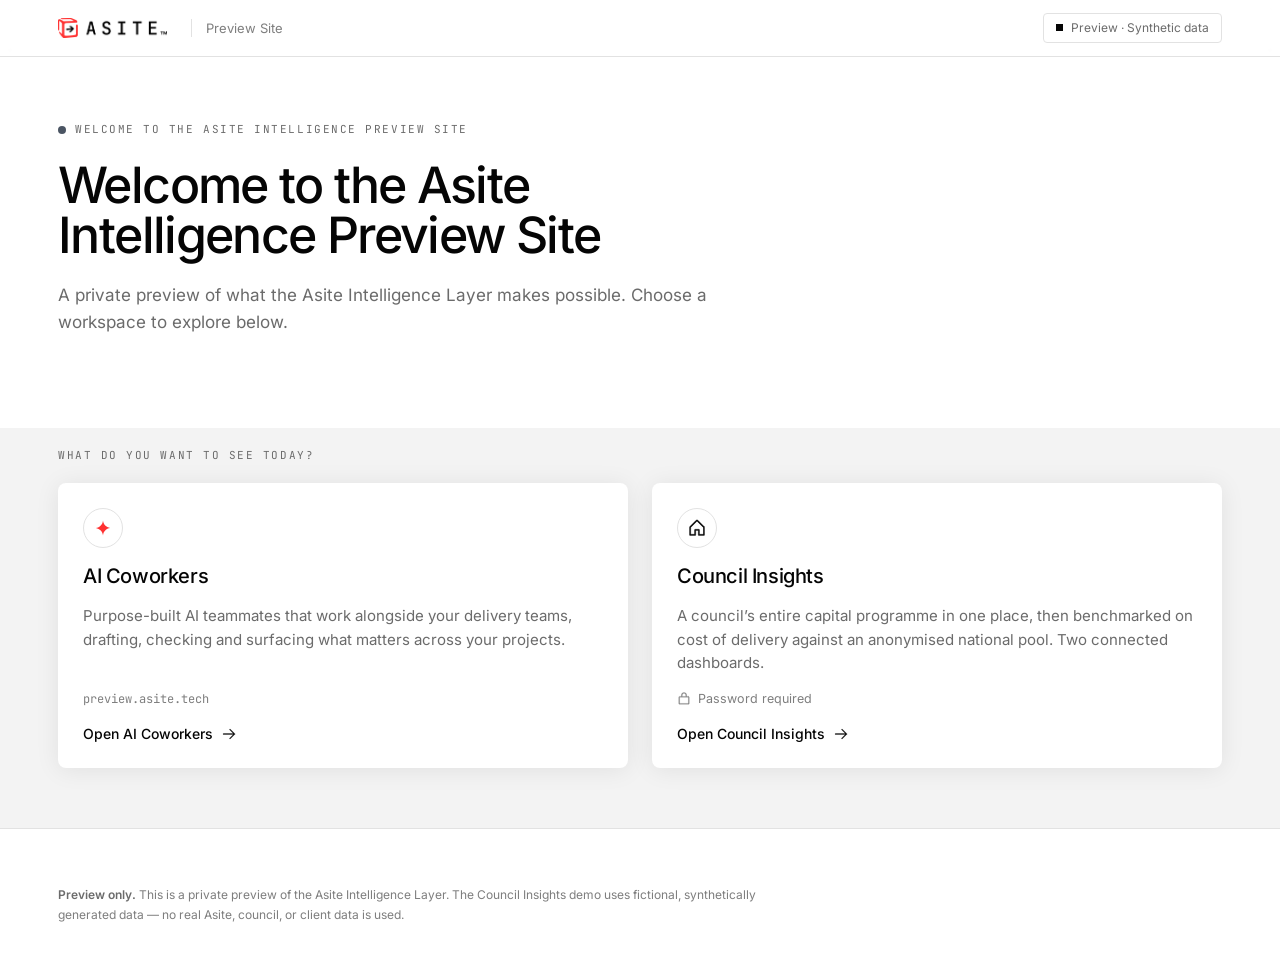
<file: index.html>
<!DOCTYPE html>
<html lang="en"><head>
<meta charset="utf-8"><meta name="viewport" content="width=device-width, initial-scale=1">
<title>Asite Intelligence · Preview Site</title>
<link rel="icon" href="favicon.ico" sizes="any">
<link rel="icon" type="image/png" sizes="32x32" href="assets/favicons/favicon-32x32.png">
<link rel="icon" type="image/png" sizes="16x16" href="assets/favicons/favicon-16x16.png">
<link rel="apple-touch-icon" href="assets/favicons/apple-touch-icon.png">
<link rel="manifest" href="assets/favicons/site.webmanifest">
<meta name="theme-color" content="#050505">
<link rel="stylesheet" href="assets/roma.css">
<link rel="stylesheet" href="assets/app.css">
</head><body>
<nav class="roma-nav"><div class="roma-nav__in">
  <div class="brandmark"><img src="assets/logos/asiteLogo_modified-primary.png" alt="Asite"><span class="nav-cap">Preview Site</span></div>
  <span class="romachip"><i></i>Preview · Synthetic data</span>
</div></nav>
<div class="band band--tight"><div class="roma-wrap">
  <span class="hero-eye"><span class="dot"></span><span class="eyebrow">Welcome to the Asite Intelligence preview site</span></span>
  <h1 class="display" style="max-width:22ch;text-wrap:balance">Welcome to the Asite Intelligence Preview Site</h1>
  <p class="sec-sub" style="margin-top:22px;font-size:17px">A private preview of what the Asite Intelligence Layer makes possible. Choose a workspace to explore below.</p>
</div></div>
<div class="band band--tint band--tight" style="padding-top:20px"><div class="roma-wrap">
  <p class="eyebrow" style="margin-bottom:20px">What do you want to see today?</p>
  <div class="entrygrid">
    <article class="card entry">
      <div class="ai-orb"><svg class="aispark" viewBox="0 0 24 24" fill="currentColor"><path d="M12 2c.5 5.2 4.3 9 9.5 10-5.2.9-9 4.3-9.5 10-.5-5.2-4.3-9-9.5-10 5.2-.9 9-4.3 9.5-10Z"/></svg></div>
      <h2 class="subheading">AI Coworkers</h2>
      <p class="entry__body">Purpose-built AI teammates that work alongside your delivery teams, drafting, checking and surfacing what matters across your projects.</p>
      <span class="entry__url">preview.asite.tech</span>
      <a class="entry__cta" href="gate.html">Open AI Coworkers <svg viewBox="0 0 256 256" fill="currentColor" stroke="currentColor" stroke-width="4" stroke-linejoin="round" stroke-linecap="round" paint-order="stroke"><path d="M221.66,133.66l-72,72a8,8,0,0,1-11.32-11.32L196.69,136H40a8,8,0,0,1,0-16H196.69L138.34,61.66a8,8,0,0,1,11.32-11.32l72,72A8,8,0,0,1,221.66,133.66Z"/></svg></a>
    </article>
    <article class="card entry">
      <div class="orb"><svg viewBox="0 0 256 256" fill="currentColor" stroke="currentColor" stroke-width="4" stroke-linejoin="round" stroke-linecap="round" paint-order="stroke"><path d="M219.31,108.68l-80-80a16,16,0,0,0-22.62,0l-80,80A15.87,15.87,0,0,0,32,120v96a8,8,0,0,0,8,8h64a8,8,0,0,0,8-8V160h32v56a8,8,0,0,0,8,8h64a8,8,0,0,0,8-8V120A15.87,15.87,0,0,0,219.31,108.68ZM208,208H160V152a8,8,0,0,0-8-8H104a8,8,0,0,0-8,8v56H48V120l80-80,80,80Z"/></svg></div>
      <h2 class="subheading">Council Insights</h2>
      <p class="entry__body">A council’s entire capital programme in one place, then benchmarked on cost of delivery against an anonymised national pool. Two connected dashboards.</p>
      <span class="lockrow"><svg viewBox="0 0 256 256" fill="currentColor" stroke="currentColor" stroke-width="4" stroke-linejoin="round" stroke-linecap="round" paint-order="stroke"><path d="M208,80H176V56a48,48,0,0,0-96,0V80H48A16,16,0,0,0,32,96V208a16,16,0,0,0,16,16H208a16,16,0,0,0,16-16V96A16,16,0,0,0,208,80ZM96,56a32,32,0,0,1,64,0V80H96ZM208,208H48V96H208V208Z"/></svg>Password required</span>
      <a class="entry__cta" href="#" onclick="return false;">Open Council Insights <svg viewBox="0 0 256 256" fill="currentColor" stroke="currentColor" stroke-width="4" stroke-linejoin="round" stroke-linecap="round" paint-order="stroke"><path d="M221.66,133.66l-72,72a8,8,0,0,1-11.32-11.32L196.69,136H40a8,8,0,0,1,0-16H196.69L138.34,61.66a8,8,0,0,1,11.32-11.32l72,72A8,8,0,0,1,221.66,133.66Z"/></svg></a>
    </article>
  </div>
</div></div>
<footer class="roma-foot"><div class="roma-wrap"><p class="footfine"><b>Preview only.</b> This is a private preview of the Asite Intelligence Layer. The Council Insights demo uses fictional, synthetically generated data — no real Asite, council, or client data is used.</p></div></footer>
</body></html>
</file>
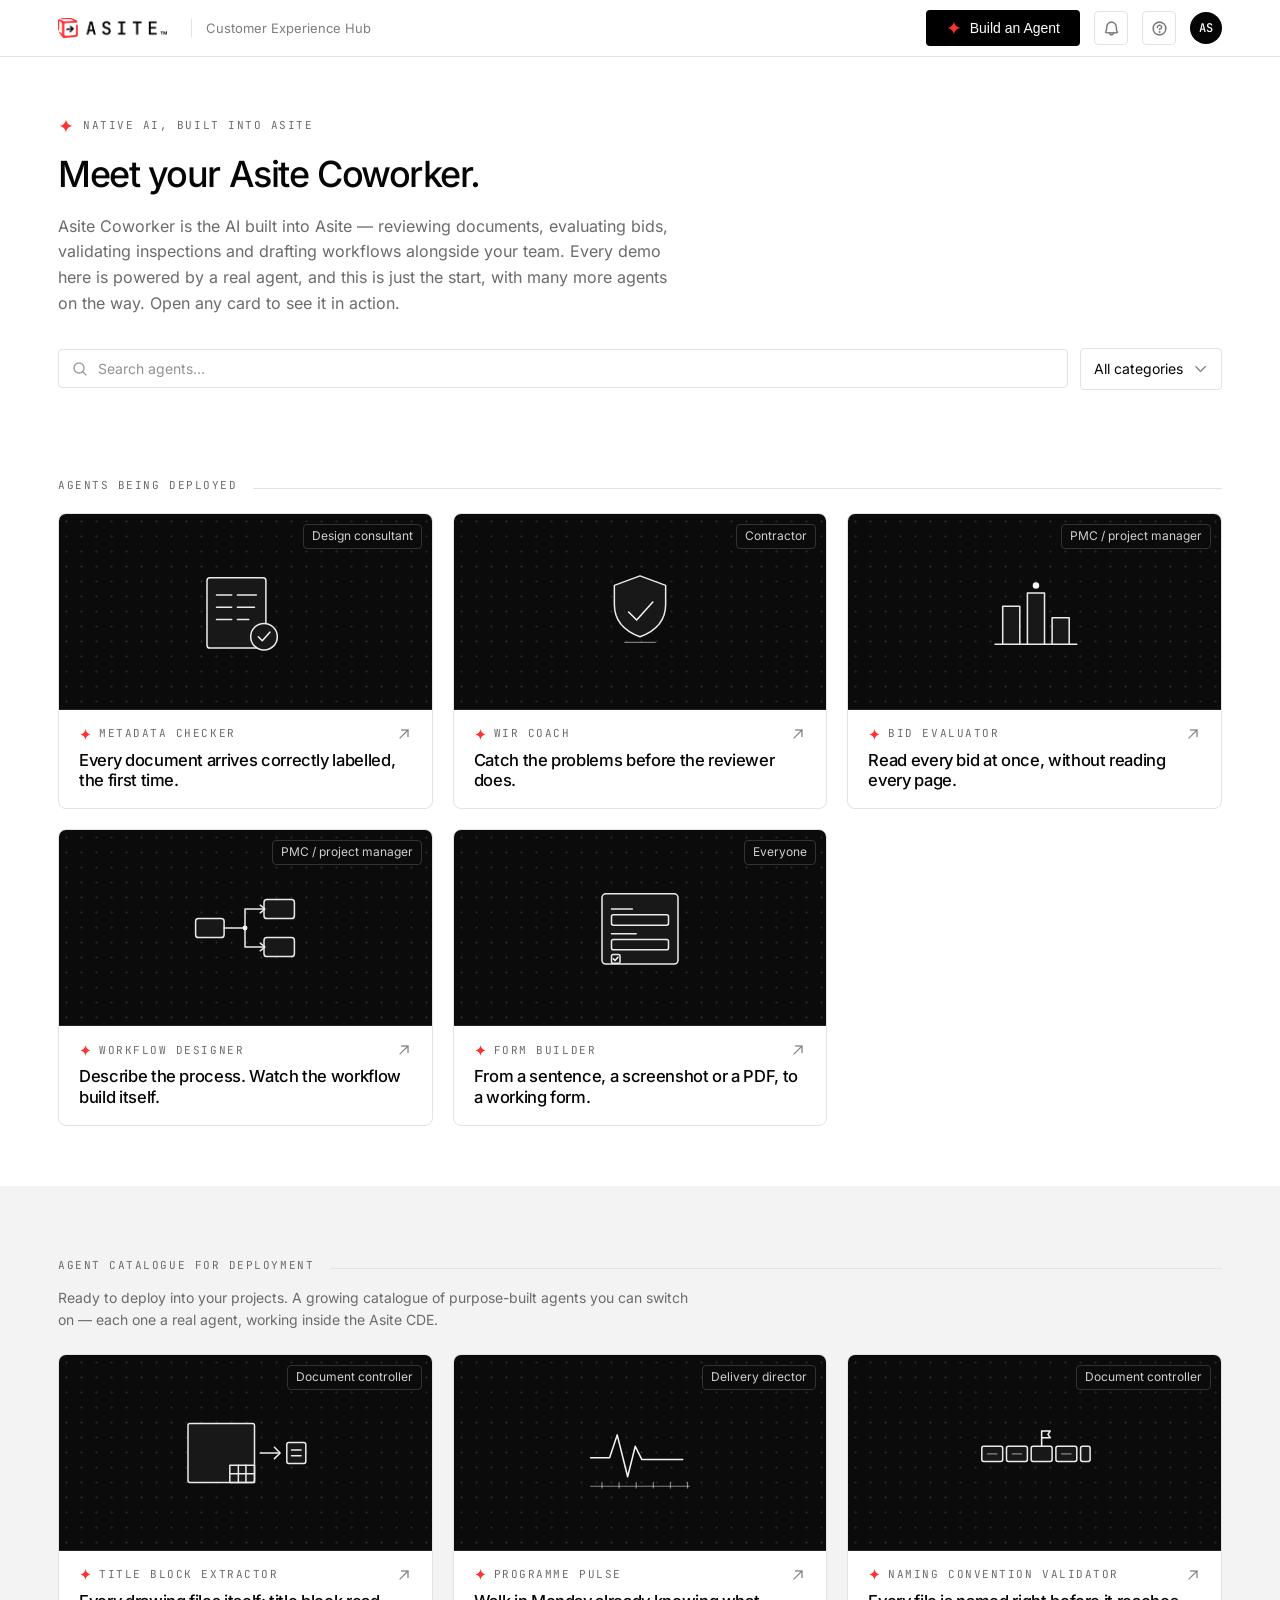
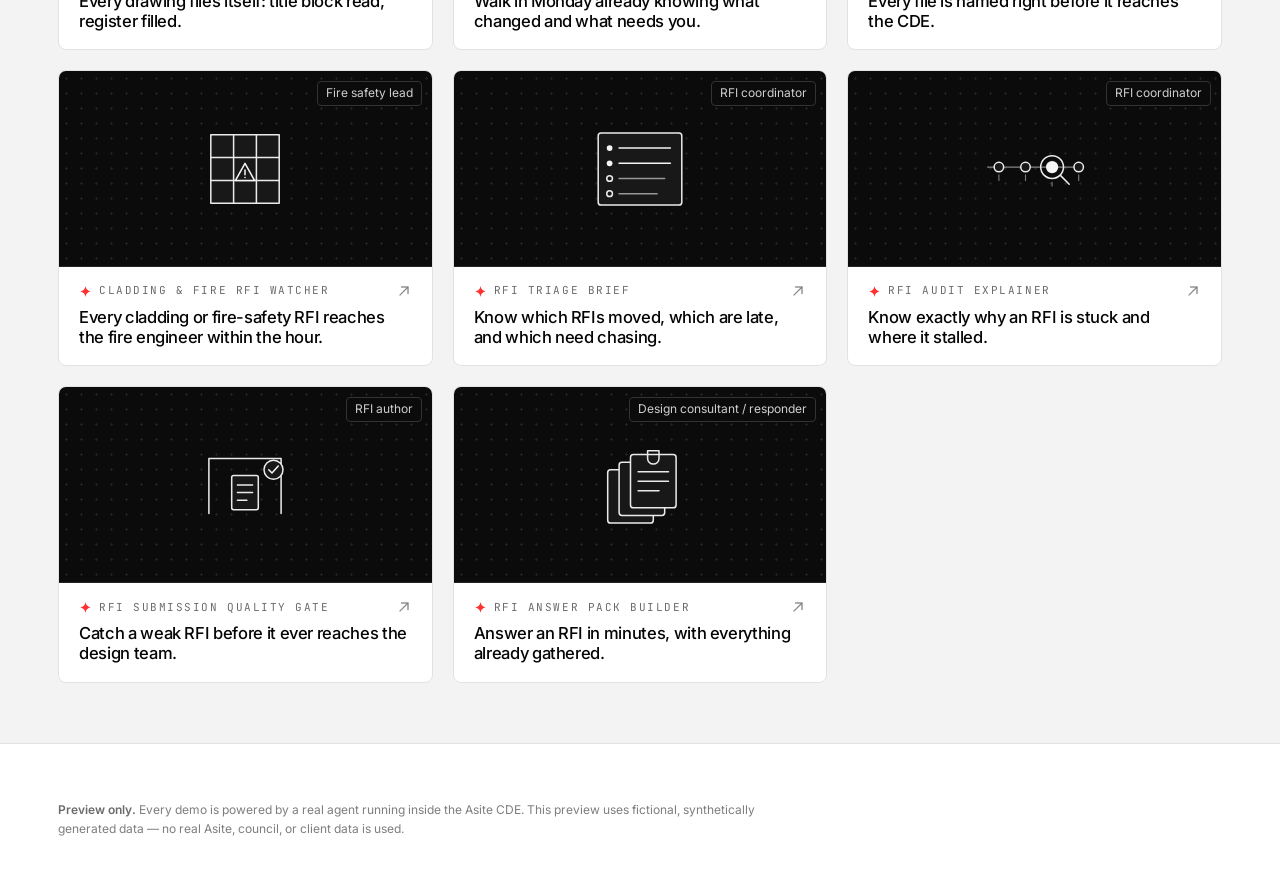
<file: coworkers.html>
<!DOCTYPE html>
<html lang="en"><head>
<meta charset="utf-8"><meta name="viewport" content="width=device-width, initial-scale=1">
<title>Meet your Asite Coworker · Asite Intelligence</title>
<link rel="icon" href="favicon.ico" sizes="any">
<link rel="icon" type="image/png" sizes="32x32" href="assets/favicons/favicon-32x32.png">
<link rel="icon" type="image/png" sizes="16x16" href="assets/favicons/favicon-16x16.png">
<link rel="apple-touch-icon" href="assets/favicons/apple-touch-icon.png">
<link rel="manifest" href="assets/favicons/site.webmanifest">
<meta name="theme-color" content="#050505">
<link rel="stylesheet" href="assets/roma.css">
<link rel="stylesheet" href="assets/app.css">
</head><body>
<nav class="roma-nav"><div class="roma-nav__in">
  <a class="brandmark" href="index.html"><img src="assets/logos/asiteLogo_modified-primary.png" alt="Asite"><span class="nav-cap">Customer Experience Hub</span></a>
  <div class="roma-nav__act">
    <button class="btn" onclick="return false;"><svg class="aispark" viewBox="0 0 24 24" fill="currentColor"><path d="M12 2c.5 5.2 4.3 9 9.5 10-5.2.9-9 4.3-9.5 10-.5-5.2-4.3-9-9.5-10 5.2-.9 9-4.3 9.5-10Z"/></svg>Build an Agent</button>
    <span class="iconbtn"><svg viewBox="0 0 256 256" fill="currentColor" stroke="currentColor" stroke-width="4" stroke-linejoin="round" stroke-linecap="round" paint-order="stroke"><path d="M221.8,175.94C216.25,166.38,208,139.33,208,104a80,80,0,1,0-160,0c0,35.34-8.26,62.38-13.81,71.94A16,16,0,0,0,48,200H88.81a40,40,0,0,0,78.38,0H208a16,16,0,0,0,13.8-24.06ZM128,216a24,24,0,0,1-22.62-16h45.24A24,24,0,0,1,128,216ZM48,184c7.7-13.24,16-43.92,16-80a64,64,0,1,1,128,0c0,36.05,8.28,66.73,16,80Z"/></svg></span><span class="iconbtn"><svg viewBox="0 0 256 256" fill="currentColor" stroke="currentColor" stroke-width="4" stroke-linejoin="round" stroke-linecap="round" paint-order="stroke"><path d="M140,180a12,12,0,1,1-12-12A12,12,0,0,1,140,180ZM128,72c-22.06,0-40,16.15-40,36v4a8,8,0,0,0,16,0v-4c0-11,10.77-20,24-20s24,9,24,20-10.77,20-24,20a8,8,0,0,0-8,8v8a8,8,0,0,0,16,0v-.72c18.24-3.35,32-17.9,32-35.28C168,88.15,150.06,72,128,72Zm104,56A104,104,0,1,1,128,24,104.11,104.11,0,0,1,232,128Zm-16,0a88,88,0,1,0-88,88A88.1,88.1,0,0,0,216,128Z"/></svg></span><span class="navavatar">AS</span>
  </div>
</div></nav>
<div class="band band--tight"><div class="roma-wrap">
  <span class="hero-eye"><svg class="aispark" viewBox="0 0 24 24" fill="currentColor"><path d="M12 2c.5 5.2 4.3 9 9.5 10-5.2.9-9 4.3-9.5 10-.5-5.2-4.3-9-9.5-10 5.2-.9 9-4.3 9.5-10Z"/></svg><span class="eyebrow">Native AI, built into Asite</span></span>
  <h1 class="heading">Meet your Asite Coworker.</h1>
  <p class="sec-sub" style="margin-top:20px;font-size:16px">Asite Coworker is the AI built into Asite — reviewing documents, evaluating bids, validating inspections and drafting workflows alongside your team. Every demo here is powered by a real agent, and this is just the start, with many more agents on the way. Open any card to see it in action.</p>
  <div class="controls">
    <div class="searchfield"><svg viewBox="0 0 256 256" fill="currentColor" stroke="currentColor" stroke-width="4" stroke-linejoin="round" stroke-linecap="round" paint-order="stroke"><path d="M229.66,218.34l-50.07-50.06a88.11,88.11,0,1,0-11.31,11.31l50.06,50.07a8,8,0,0,0,11.32-11.32ZM40,112a72,72,0,1,1,72,72A72.08,72.08,0,0,1,40,112Z"/></svg><input placeholder="Search agents…"></div>
    <span class="catselect">All categories <svg viewBox="0 0 256 256" fill="currentColor" stroke="currentColor" stroke-width="4" stroke-linejoin="round" stroke-linecap="round" paint-order="stroke"><path d="M213.66,101.66l-80,80a8,8,0,0,1-11.32,0l-80-80A8,8,0,0,1,53.66,90.34L128,164.69l74.34-74.35a8,8,0,0,1,11.32,11.32Z"/></svg></span>
  </div>
</div></div>
<div class="band band--tight" style="padding-top:8px"><div class="roma-wrap">
  <div class="sechead"><p class="eyebrow">Agents being deployed</p><span class="rl"></span></div>
  <div class="agrid"><a class="agcard" href="metadata-checker.html">
      <div class="agthumb"><svg class="motif" viewBox="0 0 200 120" fill="none" stroke="currentColor" stroke-width="1.6" stroke-linecap="round" stroke-linejoin="round"><rect x="60" y="24" width="62" height="74" rx="3" fill="#181818"/><path d="M70 42h16M92 42h20M70 55h16M92 55h18M70 68h16M92 68h12"/><circle cx="120" cy="86" r="14" fill="#181818"/><path d="M114 86l4.2 4.2 8-9" stroke="#f4f4f4"/></svg><span class="tag">Design consultant</span></div>
      <div class="agbody">
        <div class="agcard__kick"><svg class="aispark" viewBox="0 0 24 24" fill="currentColor"><path d="M12 2c.5 5.2 4.3 9 9.5 10-5.2.9-9 4.3-9.5 10-.5-5.2-4.3-9-9.5-10 5.2-.9 9-4.3 9.5-10Z"/></svg><span class="eyebrow">Metadata Checker</span><span class="agopen" aria-hidden="true"><svg viewBox="0 0 256 256" fill="currentColor" stroke="currentColor" stroke-width="4" stroke-linejoin="round" stroke-linecap="round" paint-order="stroke"><path d="M200,64V168a8,8,0,0,1-16,0V83.31L69.66,197.66a8,8,0,0,1-11.32-11.32L172.69,72H88a8,8,0,0,1,0-16H192A8,8,0,0,1,200,64Z"/></svg></span></div>
        <h3 class="agcard__title">Every document arrives correctly labelled, the first time.</h3>
      </div>
    </a>
<a class="agcard" href="wir-coach.html">
      <div class="agthumb"><svg class="motif" viewBox="0 0 200 120" fill="none" stroke="currentColor" stroke-width="1.6" stroke-linecap="round" stroke-linejoin="round"><path d="M100 22l27 10v20q0 24-27 34q-27-10-27-34V32z" fill="#181818"/><path d="M88 60l8.5 8.5 17-19" stroke="#f4f4f4"/><path d="M84 92h32" stroke-width="1.2" opacity=".5"/></svg><span class="tag">Contractor</span></div>
      <div class="agbody">
        <div class="agcard__kick"><svg class="aispark" viewBox="0 0 24 24" fill="currentColor"><path d="M12 2c.5 5.2 4.3 9 9.5 10-5.2.9-9 4.3-9.5 10-.5-5.2-4.3-9-9.5-10 5.2-.9 9-4.3 9.5-10Z"/></svg><span class="eyebrow">WIR Coach</span><span class="agopen" aria-hidden="true"><svg viewBox="0 0 256 256" fill="currentColor" stroke="currentColor" stroke-width="4" stroke-linejoin="round" stroke-linecap="round" paint-order="stroke"><path d="M200,64V168a8,8,0,0,1-16,0V83.31L69.66,197.66a8,8,0,0,1-11.32-11.32L172.69,72H88a8,8,0,0,1,0-16H192A8,8,0,0,1,200,64Z"/></svg></span></div>
        <h3 class="agcard__title">Catch the problems before the reviewer does.</h3>
      </div>
    </a>
<a class="agcard" href="#" onclick="return false;">
      <div class="agthumb"><svg class="motif" viewBox="0 0 200 120" fill="none" stroke="currentColor" stroke-width="1.6" stroke-linecap="round" stroke-linejoin="round"><path d="M58 94h86"/><rect x="66" y="54" width="18" height="40" fill="#181818"/><rect x="92" y="40" width="18" height="54" fill="#181818"/><rect x="118" y="66" width="18" height="28" fill="#181818"/><circle cx="101" cy="32" r="3.4" fill="#f4f4f4" stroke="none"/></svg><span class="tag">PMC / project manager</span></div>
      <div class="agbody">
        <div class="agcard__kick"><svg class="aispark" viewBox="0 0 24 24" fill="currentColor"><path d="M12 2c.5 5.2 4.3 9 9.5 10-5.2.9-9 4.3-9.5 10-.5-5.2-4.3-9-9.5-10 5.2-.9 9-4.3 9.5-10Z"/></svg><span class="eyebrow">Bid Evaluator</span><span class="agopen" aria-hidden="true"><svg viewBox="0 0 256 256" fill="currentColor" stroke="currentColor" stroke-width="4" stroke-linejoin="round" stroke-linecap="round" paint-order="stroke"><path d="M200,64V168a8,8,0,0,1-16,0V83.31L69.66,197.66a8,8,0,0,1-11.32-11.32L172.69,72H88a8,8,0,0,1,0-16H192A8,8,0,0,1,200,64Z"/></svg></span></div>
        <h3 class="agcard__title">Read every bid at once, without reading every page.</h3>
      </div>
    </a>
<a class="agcard" href="#" onclick="return false;">
      <div class="agthumb"><svg class="motif" viewBox="0 0 200 120" fill="none" stroke="currentColor" stroke-width="1.6" stroke-linecap="round" stroke-linejoin="round"><rect x="48" y="50" width="30" height="20" rx="3" fill="#181818"/><rect x="120" y="30" width="32" height="20" rx="3" fill="#181818"/><rect x="120" y="70" width="32" height="20" rx="3" fill="#181818"/><path d="M78 60h22M100 60V40h20M100 60v20h20"/><circle cx="100" cy="60" r="2.6" fill="#f4f4f4" stroke="none"/><path d="M116 36l5 4-5 4M116 76l5 4-5 4"/></svg><span class="tag">PMC / project manager</span></div>
      <div class="agbody">
        <div class="agcard__kick"><svg class="aispark" viewBox="0 0 24 24" fill="currentColor"><path d="M12 2c.5 5.2 4.3 9 9.5 10-5.2.9-9 4.3-9.5 10-.5-5.2-4.3-9-9.5-10 5.2-.9 9-4.3 9.5-10Z"/></svg><span class="eyebrow">Workflow Designer</span><span class="agopen" aria-hidden="true"><svg viewBox="0 0 256 256" fill="currentColor" stroke="currentColor" stroke-width="4" stroke-linejoin="round" stroke-linecap="round" paint-order="stroke"><path d="M200,64V168a8,8,0,0,1-16,0V83.31L69.66,197.66a8,8,0,0,1-11.32-11.32L172.69,72H88a8,8,0,0,1,0-16H192A8,8,0,0,1,200,64Z"/></svg></span></div>
        <h3 class="agcard__title">Describe the process. Watch the workflow build itself.</h3>
      </div>
    </a>
<a class="agcard" href="#" onclick="return false;">
      <div class="agthumb"><svg class="motif" viewBox="0 0 200 120" fill="none" stroke="currentColor" stroke-width="1.6" stroke-linecap="round" stroke-linejoin="round"><rect x="60" y="24" width="80" height="74" rx="4" fill="#181818"/><path d="M70 40h22"/><rect x="70" y="46" width="60" height="11" rx="2"/><path d="M70 66h26"/><rect x="70" y="72" width="60" height="11" rx="2"/><rect x="70" y="88" width="9" height="9" rx="1.6"/><path d="M72 92.5l1.8 1.8 3-3.6" stroke="#f4f4f4"/></svg><span class="tag">Everyone</span></div>
      <div class="agbody">
        <div class="agcard__kick"><svg class="aispark" viewBox="0 0 24 24" fill="currentColor"><path d="M12 2c.5 5.2 4.3 9 9.5 10-5.2.9-9 4.3-9.5 10-.5-5.2-4.3-9-9.5-10 5.2-.9 9-4.3 9.5-10Z"/></svg><span class="eyebrow">Form Builder</span><span class="agopen" aria-hidden="true"><svg viewBox="0 0 256 256" fill="currentColor" stroke="currentColor" stroke-width="4" stroke-linejoin="round" stroke-linecap="round" paint-order="stroke"><path d="M200,64V168a8,8,0,0,1-16,0V83.31L69.66,197.66a8,8,0,0,1-11.32-11.32L172.69,72H88a8,8,0,0,1,0-16H192A8,8,0,0,1,200,64Z"/></svg></span></div>
        <h3 class="agcard__title">From a sentence, a screenshot or a PDF, to a working form.</h3>
      </div>
    </a></div>
</div></div>
<div class="band band--tint band--tight"><div class="roma-wrap">
  <div class="sechead"><p class="eyebrow">Agent catalogue for deployment</p><span class="rl"></span></div>
  <p class="section-sub">Ready to deploy into your projects. A growing catalogue of purpose-built agents you can switch on — each one a real agent, working inside the Asite CDE.</p>
  <div class="agrid"><a class="agcard" href="#" onclick="return false;">
      <div class="agthumb"><svg class="motif" viewBox="0 0 200 120" fill="none" stroke="currentColor" stroke-width="1.6" stroke-linecap="round" stroke-linejoin="round"><rect x="40" y="30" width="70" height="62" rx="2" fill="#181818"/><rect x="84" y="74" width="26" height="18"/><path d="M84 83h26M93 74v18M101 74v18"/><path d="M116 61h20"/><path d="M131 55l6 6-6 6"/><rect x="144" y="50" width="20" height="22" rx="2" fill="#181818"/><path d="M149 58h10M149 64h10"/></svg><span class="tag">Document controller</span></div>
      <div class="agbody">
        <div class="agcard__kick"><svg class="aispark" viewBox="0 0 24 24" fill="currentColor"><path d="M12 2c.5 5.2 4.3 9 9.5 10-5.2.9-9 4.3-9.5 10-.5-5.2-4.3-9-9.5-10 5.2-.9 9-4.3 9.5-10Z"/></svg><span class="eyebrow">Title Block Extractor</span><span class="agopen" aria-hidden="true"><svg viewBox="0 0 256 256" fill="currentColor" stroke="currentColor" stroke-width="4" stroke-linejoin="round" stroke-linecap="round" paint-order="stroke"><path d="M200,64V168a8,8,0,0,1-16,0V83.31L69.66,197.66a8,8,0,0,1-11.32-11.32L172.69,72H88a8,8,0,0,1,0-16H192A8,8,0,0,1,200,64Z"/></svg></span></div>
        <h3 class="agcard__title">Every drawing files itself: title block read, register filled.</h3>
      </div>
    </a>
<a class="agcard" href="#" onclick="return false;">
      <div class="agthumb"><svg class="motif" viewBox="0 0 200 120" fill="none" stroke="currentColor" stroke-width="1.6" stroke-linecap="round" stroke-linejoin="round"><path d="M48 96h104" stroke-width="1.2" opacity=".55"/><path d="M60 92v6M78 92v6M96 92v6M114 92v6M132 92v6M150 92v6" stroke-width="1.2" opacity=".55"/><path d="M48 66h20l8-24 11 44 8-32 7 14h43" stroke="#f4f4f4"/></svg><span class="tag">Delivery director</span></div>
      <div class="agbody">
        <div class="agcard__kick"><svg class="aispark" viewBox="0 0 24 24" fill="currentColor"><path d="M12 2c.5 5.2 4.3 9 9.5 10-5.2.9-9 4.3-9.5 10-.5-5.2-4.3-9-9.5-10 5.2-.9 9-4.3 9.5-10Z"/></svg><span class="eyebrow">Programme Pulse</span><span class="agopen" aria-hidden="true"><svg viewBox="0 0 256 256" fill="currentColor" stroke="currentColor" stroke-width="4" stroke-linejoin="round" stroke-linecap="round" paint-order="stroke"><path d="M200,64V168a8,8,0,0,1-16,0V83.31L69.66,197.66a8,8,0,0,1-11.32-11.32L172.69,72H88a8,8,0,0,1,0-16H192A8,8,0,0,1,200,64Z"/></svg></span></div>
        <h3 class="agcard__title">Walk in Monday already knowing what changed and what needs you.</h3>
      </div>
    </a>
<a class="agcard" href="#" onclick="return false;">
      <div class="agthumb"><svg class="motif" viewBox="0 0 200 120" fill="none" stroke="currentColor" stroke-width="1.6" stroke-linecap="round" stroke-linejoin="round"><rect x="44" y="54" width="22" height="16" rx="2" fill="#181818"/><rect x="70" y="54" width="22" height="16" rx="2" fill="#181818"/><rect x="96" y="54" width="22" height="16" rx="2" fill="#181818"/><rect x="122" y="54" width="22" height="16" rx="2" fill="#181818"/><rect x="148" y="54" width="10" height="16" rx="2" fill="#181818"/><path d="M50 62h10M76 62h10M128 62h10" stroke-width="1.2" opacity=".55"/><path d="M107 38v16M107 38h9l-2.4 3.4L116 45h-9" stroke="#f4f4f4"/></svg><span class="tag">Document controller</span></div>
      <div class="agbody">
        <div class="agcard__kick"><svg class="aispark" viewBox="0 0 24 24" fill="currentColor"><path d="M12 2c.5 5.2 4.3 9 9.5 10-5.2.9-9 4.3-9.5 10-.5-5.2-4.3-9-9.5-10 5.2-.9 9-4.3 9.5-10Z"/></svg><span class="eyebrow">Naming Convention Validator</span><span class="agopen" aria-hidden="true"><svg viewBox="0 0 256 256" fill="currentColor" stroke="currentColor" stroke-width="4" stroke-linejoin="round" stroke-linecap="round" paint-order="stroke"><path d="M200,64V168a8,8,0,0,1-16,0V83.31L69.66,197.66a8,8,0,0,1-11.32-11.32L172.69,72H88a8,8,0,0,1,0-16H192A8,8,0,0,1,200,64Z"/></svg></span></div>
        <h3 class="agcard__title">Every file is named right before it reaches the CDE.</h3>
      </div>
    </a>
<a class="agcard" href="#" onclick="return false;">
      <div class="agthumb"><svg class="motif" viewBox="0 0 200 120" fill="none" stroke="currentColor" stroke-width="1.6" stroke-linecap="round" stroke-linejoin="round"><rect x="64" y="24" width="72" height="72" fill="#181818"/><path d="M88 24v72M112 24v72M64 48h72M64 72h72"/><path d="M100 54l10 18H90z" fill="#181818" stroke="#f4f4f4"/><path d="M100 61v5M100 69h.1" stroke="#f4f4f4"/></svg><span class="tag">Fire safety lead</span></div>
      <div class="agbody">
        <div class="agcard__kick"><svg class="aispark" viewBox="0 0 24 24" fill="currentColor"><path d="M12 2c.5 5.2 4.3 9 9.5 10-5.2.9-9 4.3-9.5 10-.5-5.2-4.3-9-9.5-10 5.2-.9 9-4.3 9.5-10Z"/></svg><span class="eyebrow">Cladding & Fire RFI Watcher</span><span class="agopen" aria-hidden="true"><svg viewBox="0 0 256 256" fill="currentColor" stroke="currentColor" stroke-width="4" stroke-linejoin="round" stroke-linecap="round" paint-order="stroke"><path d="M200,64V168a8,8,0,0,1-16,0V83.31L69.66,197.66a8,8,0,0,1-11.32-11.32L172.69,72H88a8,8,0,0,1,0-16H192A8,8,0,0,1,200,64Z"/></svg></span></div>
        <h3 class="agcard__title">Every cladding or fire-safety RFI reaches the fire engineer within the hour.</h3>
      </div>
    </a>
<a class="agcard" href="#" onclick="return false;">
      <div class="agthumb"><svg class="motif" viewBox="0 0 200 120" fill="none" stroke="currentColor" stroke-width="1.6" stroke-linecap="round" stroke-linejoin="round"><rect x="56" y="22" width="88" height="76" rx="3" fill="#181818"/><circle cx="68" cy="38" r="3" fill="#f4f4f4" stroke="none"/><path d="M78 38h54" stroke="#f4f4f4"/><circle cx="68" cy="54" r="3" fill="#f4f4f4" stroke="none"/><path d="M78 54h54" stroke="#f4f4f4"/><circle cx="68" cy="70" r="3"/><path d="M78 70h48" opacity=".6"/><circle cx="68" cy="86" r="3"/><path d="M78 86h40" opacity=".6"/></svg><span class="tag">RFI coordinator</span></div>
      <div class="agbody">
        <div class="agcard__kick"><svg class="aispark" viewBox="0 0 24 24" fill="currentColor"><path d="M12 2c.5 5.2 4.3 9 9.5 10-5.2.9-9 4.3-9.5 10-.5-5.2-4.3-9-9.5-10 5.2-.9 9-4.3 9.5-10Z"/></svg><span class="eyebrow">RFI Triage Brief</span><span class="agopen" aria-hidden="true"><svg viewBox="0 0 256 256" fill="currentColor" stroke="currentColor" stroke-width="4" stroke-linejoin="round" stroke-linecap="round" paint-order="stroke"><path d="M200,64V168a8,8,0,0,1-16,0V83.31L69.66,197.66a8,8,0,0,1-11.32-11.32L172.69,72H88a8,8,0,0,1,0-16H192A8,8,0,0,1,200,64Z"/></svg></span></div>
        <h3 class="agcard__title">Know which RFIs moved, which are late, and which need chasing.</h3>
      </div>
    </a>
<a class="agcard" href="#" onclick="return false;">
      <div class="agthumb"><svg class="motif" viewBox="0 0 200 120" fill="none" stroke="currentColor" stroke-width="1.6" stroke-linecap="round" stroke-linejoin="round"><path d="M50 58h100" stroke-width="1.2" opacity=".55"/><circle cx="62" cy="58" r="5" fill="#181818"/><circle cx="90" cy="58" r="5" fill="#181818"/><circle cx="146" cy="58" r="5" fill="#181818"/><circle cx="118" cy="58" r="6.5" fill="#f4f4f4" stroke="none"/><circle cx="118" cy="58" r="12"/><path d="M127 67l9 9"/><path d="M62 66v6M90 66v6M118 74v4M146 66v6" stroke-width="1.2" opacity=".5"/></svg><span class="tag">RFI coordinator</span></div>
      <div class="agbody">
        <div class="agcard__kick"><svg class="aispark" viewBox="0 0 24 24" fill="currentColor"><path d="M12 2c.5 5.2 4.3 9 9.5 10-5.2.9-9 4.3-9.5 10-.5-5.2-4.3-9-9.5-10 5.2-.9 9-4.3 9.5-10Z"/></svg><span class="eyebrow">RFI Audit Explainer</span><span class="agopen" aria-hidden="true"><svg viewBox="0 0 256 256" fill="currentColor" stroke="currentColor" stroke-width="4" stroke-linejoin="round" stroke-linecap="round" paint-order="stroke"><path d="M200,64V168a8,8,0,0,1-16,0V83.31L69.66,197.66a8,8,0,0,1-11.32-11.32L172.69,72H88a8,8,0,0,1,0-16H192A8,8,0,0,1,200,64Z"/></svg></span></div>
        <h3 class="agcard__title">Know exactly why an RFI is stuck and where it stalled.</h3>
      </div>
    </a>
<a class="agcard" href="#" onclick="return false;">
      <div class="agthumb"><svg class="motif" viewBox="0 0 200 120" fill="none" stroke="currentColor" stroke-width="1.6" stroke-linecap="round" stroke-linejoin="round"><path d="M62 32v58M138 32v58M62 32h76"/><rect x="86" y="50" width="28" height="36" rx="2" fill="#181818"/><path d="M92 60h16M92 68h16M92 76h10"/><circle cx="130" cy="44" r="10" fill="#181818"/><path d="M125 44l3.4 3.4 6.6-7.4" stroke="#f4f4f4"/></svg><span class="tag">RFI author</span></div>
      <div class="agbody">
        <div class="agcard__kick"><svg class="aispark" viewBox="0 0 24 24" fill="currentColor"><path d="M12 2c.5 5.2 4.3 9 9.5 10-5.2.9-9 4.3-9.5 10-.5-5.2-4.3-9-9.5-10 5.2-.9 9-4.3 9.5-10Z"/></svg><span class="eyebrow">RFI Submission Quality Gate</span><span class="agopen" aria-hidden="true"><svg viewBox="0 0 256 256" fill="currentColor" stroke="currentColor" stroke-width="4" stroke-linejoin="round" stroke-linecap="round" paint-order="stroke"><path d="M200,64V168a8,8,0,0,1-16,0V83.31L69.66,197.66a8,8,0,0,1-11.32-11.32L172.69,72H88a8,8,0,0,1,0-16H192A8,8,0,0,1,200,64Z"/></svg></span></div>
        <h3 class="agcard__title">Catch a weak RFI before it ever reaches the design team.</h3>
      </div>
    </a>
<a class="agcard" href="#" onclick="return false;">
      <div class="agthumb"><svg class="motif" viewBox="0 0 200 120" fill="none" stroke="currentColor" stroke-width="1.6" stroke-linecap="round" stroke-linejoin="round"><rect x="66" y="44" width="48" height="56" rx="3" fill="#181818"/><rect x="78" y="36" width="48" height="56" rx="3" fill="#181818"/><rect x="90" y="28" width="48" height="56" rx="3" fill="#181818"/><path d="M98 46h32M98 56h32M98 66h22"/><path d="M108 24h12v8a6 6 0 0 1-12 0z"/></svg><span class="tag">Design consultant / responder</span></div>
      <div class="agbody">
        <div class="agcard__kick"><svg class="aispark" viewBox="0 0 24 24" fill="currentColor"><path d="M12 2c.5 5.2 4.3 9 9.5 10-5.2.9-9 4.3-9.5 10-.5-5.2-4.3-9-9.5-10 5.2-.9 9-4.3 9.5-10Z"/></svg><span class="eyebrow">RFI Answer Pack Builder</span><span class="agopen" aria-hidden="true"><svg viewBox="0 0 256 256" fill="currentColor" stroke="currentColor" stroke-width="4" stroke-linejoin="round" stroke-linecap="round" paint-order="stroke"><path d="M200,64V168a8,8,0,0,1-16,0V83.31L69.66,197.66a8,8,0,0,1-11.32-11.32L172.69,72H88a8,8,0,0,1,0-16H192A8,8,0,0,1,200,64Z"/></svg></span></div>
        <h3 class="agcard__title">Answer an RFI in minutes, with everything already gathered.</h3>
      </div>
    </a></div>
</div></div>
<footer class="roma-foot"><div class="roma-wrap"><p class="footfine"><b>Preview only.</b> Every demo is powered by a real agent running inside the Asite CDE. This preview uses fictional, synthetically generated data — no real Asite, council, or client data is used.</p></div></footer>
</body></html>
</file>
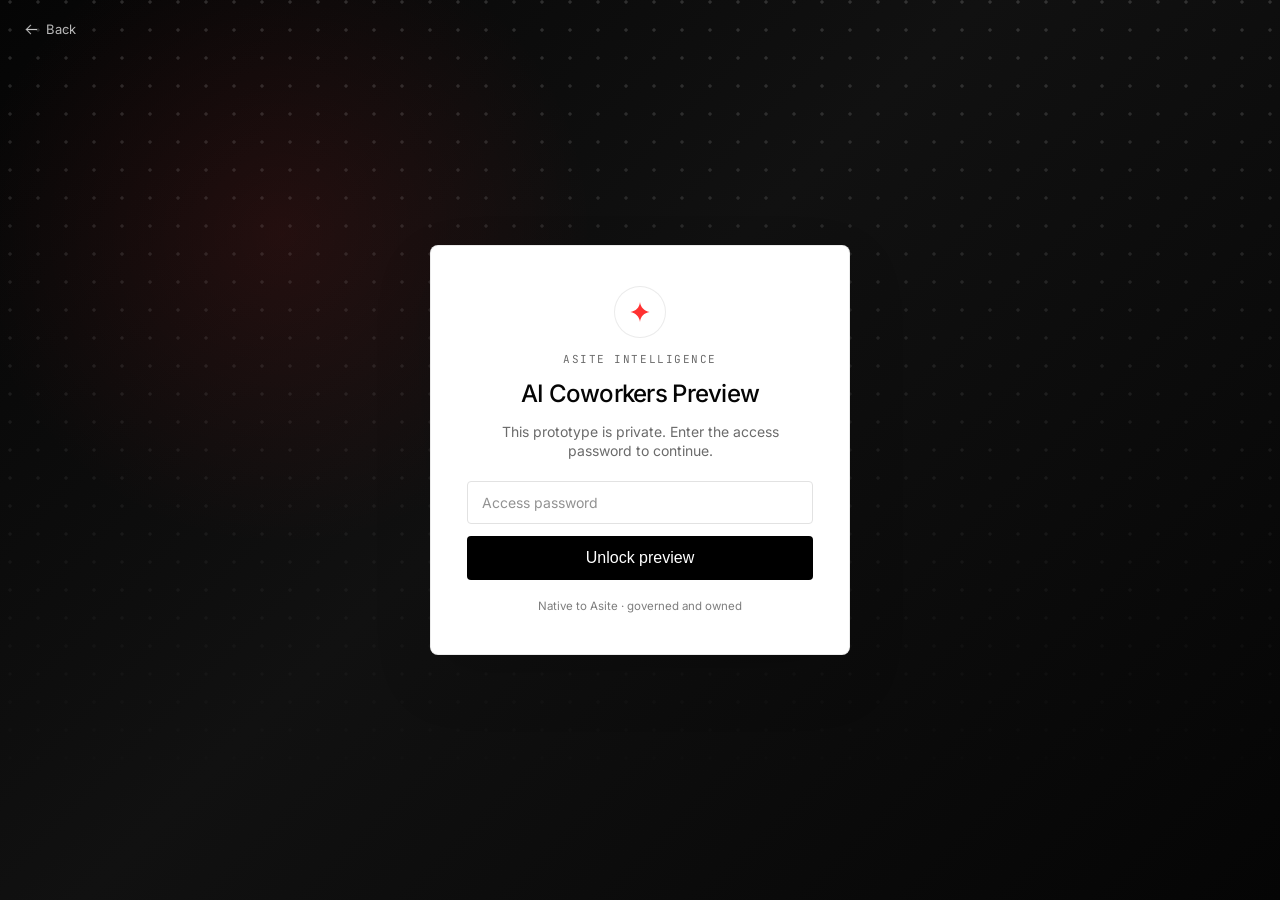
<file: gate.html>
<!DOCTYPE html>
<html lang="en"><head>
<meta charset="utf-8"><meta name="viewport" content="width=device-width, initial-scale=1">
<title>AI Coworkers Preview · Asite Intelligence</title>
<link rel="icon" href="favicon.ico" sizes="any">
<link rel="icon" type="image/png" sizes="32x32" href="assets/favicons/favicon-32x32.png">
<link rel="icon" type="image/png" sizes="16x16" href="assets/favicons/favicon-16x16.png">
<link rel="apple-touch-icon" href="assets/favicons/apple-touch-icon.png">
<link rel="manifest" href="assets/favicons/site.webmanifest">
<meta name="theme-color" content="#050505">
<link rel="stylesheet" href="assets/roma.css">
<link rel="stylesheet" href="assets/app.css">
</head><body>
<a class="gate-back" href="index.html"><svg viewBox="0 0 256 256" fill="currentColor" stroke="currentColor" stroke-width="4" stroke-linejoin="round" stroke-linecap="round" paint-order="stroke"><path d="M221.66,133.66l-72,72a8,8,0,0,1-11.32-11.32L196.69,136H40a8,8,0,0,1,0-16H196.69L138.34,61.66a8,8,0,0,1,11.32-11.32l72,72A8,8,0,0,1,221.66,133.66Z"/></svg>Back</a>
<div class="gate-wrap"><div class="gate">
  <div class="ai-orb"><svg class="aispark" viewBox="0 0 24 24" fill="currentColor"><path d="M12 2c.5 5.2 4.3 9 9.5 10-5.2.9-9 4.3-9.5 10-.5-5.2-4.3-9-9.5-10 5.2-.9 9-4.3 9.5-10Z"/></svg></div>
  <p class="eyebrow">Asite Intelligence</p>
  <h1 class="heading-sm">AI Coworkers Preview</h1>
  <p class="body-sm muted" style="max-width:34ch">This prototype is private. Enter the access password to continue.</p>
  <form onsubmit="return unlock(event)">
    <input class="input" id="pw" type="password" placeholder="Access password" autocomplete="off" style="padding:12px 14px">
    <div class="err" id="pwerr"><svg viewBox="0 0 256 256" fill="currentColor" stroke="currentColor" stroke-width="4" stroke-linejoin="round" stroke-linecap="round" paint-order="stroke"><path d="M236.8,188.09,149.35,36.22h0a24.76,24.76,0,0,0-42.7,0L19.2,188.09a23.51,23.51,0,0,0,0,23.72A24.35,24.35,0,0,0,40.55,224h174.9a24.35,24.35,0,0,0,21.33-12.19A23.51,23.51,0,0,0,236.8,188.09ZM222.93,203.8a8.5,8.5,0,0,1-7.48,4.2H40.55a8.5,8.5,0,0,1-7.48-4.2,7.59,7.59,0,0,1,0-7.72L120.52,44.21a8.75,8.75,0,0,1,15,0l87.45,151.87A7.59,7.59,0,0,1,222.93,203.8ZM120,144V104a8,8,0,0,1,16,0v40a8,8,0,0,1-16,0Zm20,36a12,12,0,1,1-12-12A12,12,0,0,1,140,180Z"/></svg><span>Enter the access password to continue.</span></div>
    <button class="btn btn--lg" type="submit" style="justify-content:center;width:100%">Unlock preview</button>
  </form>
  <p class="foot">Native to Asite · governed and owned</p>
</div></div>
<script>
function unlock(e){e.preventDefault();var pw=document.getElementById('pw').value.trim();var err=document.getElementById('pwerr');
if(!pw){err.classList.add('on');return false;}err.classList.remove('on');window.location.href='coworkers.html';return false;}
</script>
</body></html>
</file>
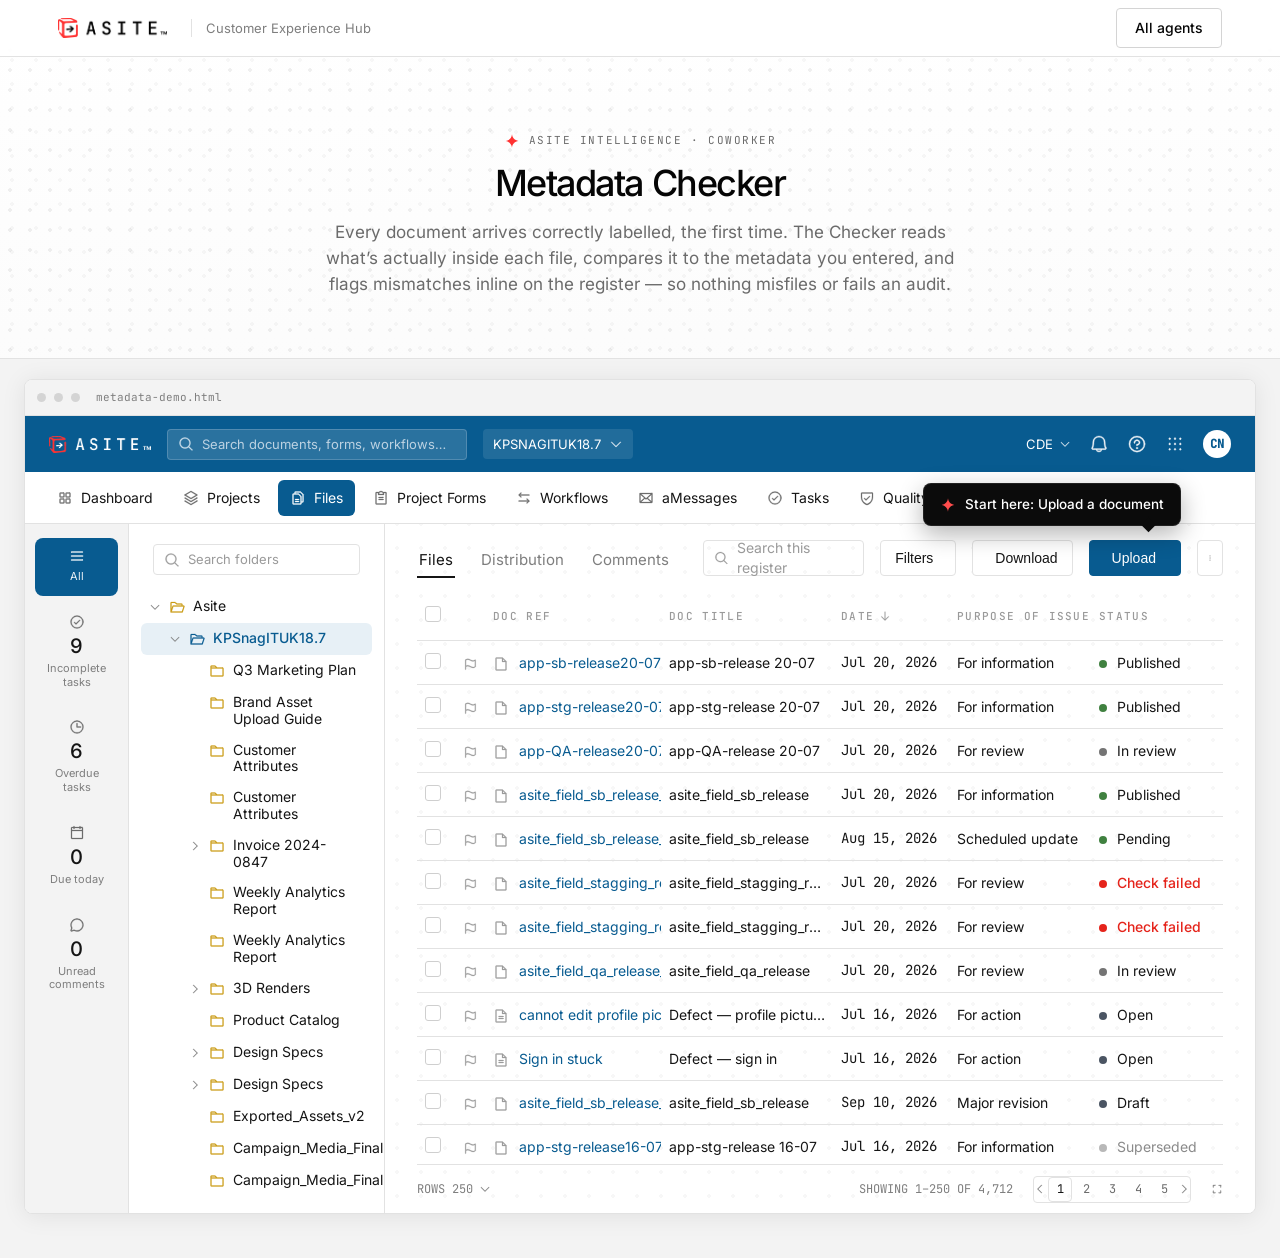
<file: metadata-checker.html>
<!DOCTYPE html>
<html lang="en"><head>
<meta charset="utf-8"><meta name="viewport" content="width=device-width, initial-scale=1">
<title>Metadata Checker</title>
<link rel="icon" href="favicon.ico" sizes="any">
<link rel="icon" type="image/png" sizes="32x32" href="assets/favicons/favicon-32x32.png">
<link rel="icon" type="image/png" sizes="16x16" href="assets/favicons/favicon-16x16.png">
<link rel="apple-touch-icon" href="assets/favicons/apple-touch-icon.png">
<link rel="manifest" href="assets/favicons/site.webmanifest">
<meta name="theme-color" content="#050505">
<link rel="stylesheet" href="assets/roma.css">
<link rel="stylesheet" href="assets/app.css">
</head><body>
<nav class="roma-nav"><div class="roma-nav__in">
      <a class="brandmark" href="coworkers.html"><img src="assets/logos/asiteLogo_modified-primary.png" alt="Asite"><span class="nav-cap">Customer Experience Hub</span></a>
      <a class="btn-ghost" href="coworkers.html">All agents</a>
    </div></nav>
<section class="xhero">
  <span class="hero-eye" style="margin:0"><svg class="aispark" viewBox="0 0 24 24" fill="currentColor"><path d="M12 2c.5 5.2 4.3 9 9.5 10-5.2.9-9 4.3-9.5 10-.5-5.2-4.3-9-9.5-10 5.2-.9 9-4.3 9.5-10Z"/></svg><span class="eyebrow">Asite Intelligence · Coworker</span></span>
  <h1 class="heading">Metadata Checker</h1>
  <p>Every document arrives correctly labelled, the first time. The Checker reads what’s actually inside each file, compares it to the metadata you entered, and flags mismatches inline on the register — so nothing misfiles or fails an audit.</p>
</section>
<section class="demo-stage">
  <div class="demo-shell">
    <div class="roma-product__bar"><i></i><i></i><i></i><span class="u">metadata-demo.html</span></div>
    <iframe class="demo-frame" src="metadata-demo.html" title="Metadata Checker demo" loading="lazy"></iframe>
  </div>
</section>
</body></html>
</file>
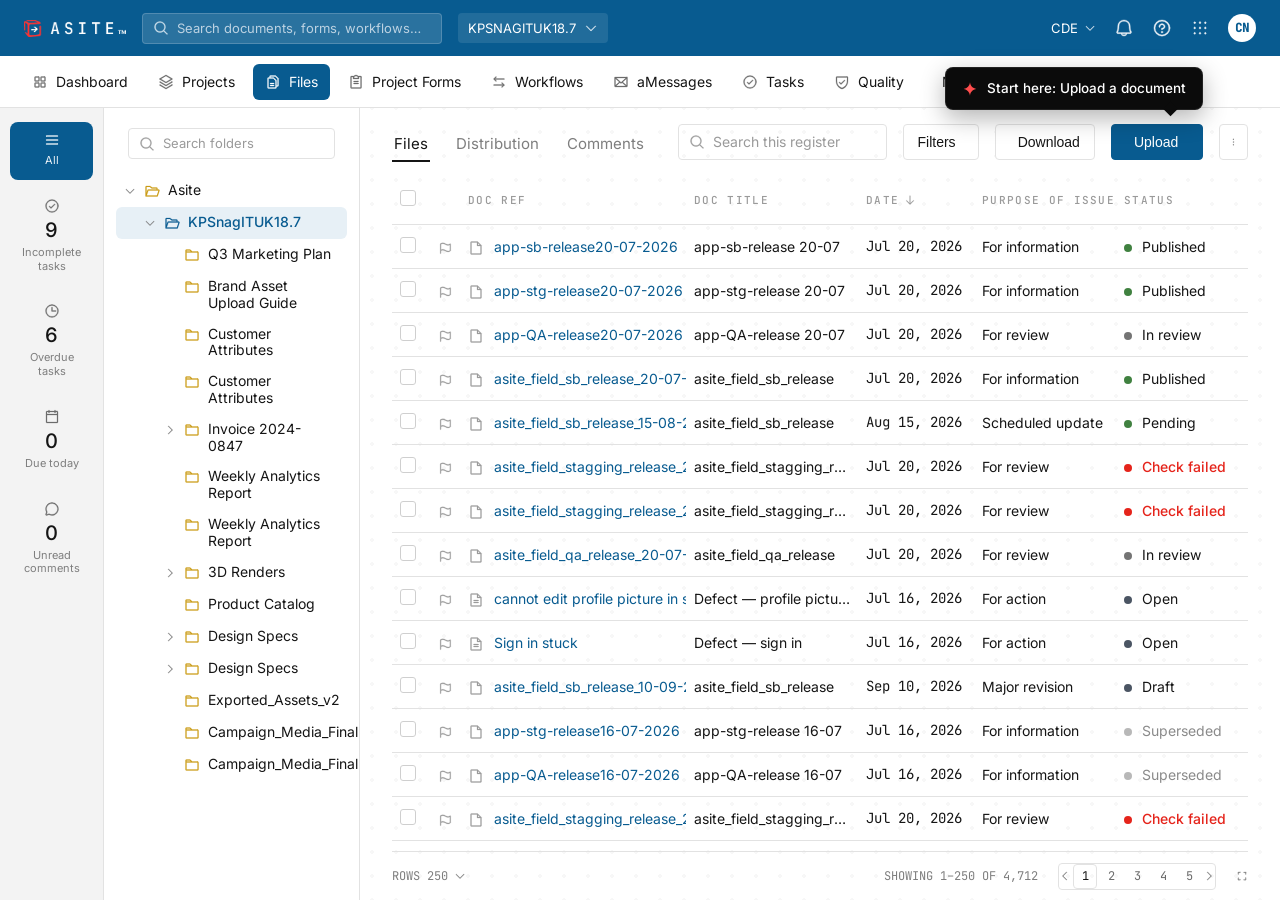
<file: metadata-demo.html>
<!DOCTYPE html><html lang="en"><head><meta charset="utf-8">
<meta name="viewport" content="width=device-width,initial-scale=1">
<title>Metadata Checker · Files register — Asite</title>
<link rel="icon" href="favicon.ico" sizes="any">
<link rel="icon" type="image/png" sizes="32x32" href="assets/favicons/favicon-32x32.png">
<link rel="icon" type="image/png" sizes="16x16" href="assets/favicons/favicon-16x16.png">
<link rel="apple-touch-icon" href="assets/favicons/apple-touch-icon.png">
<link rel="manifest" href="assets/favicons/site.webmanifest">
<meta name="theme-color" content="#050505">
<link rel="stylesheet" href="assets/roma.css">
<style>
:root{--pb:#085b90;--pb-press:#06456d;--hair:#e2e2e2;--tint:#f3f3f3;--ink:#151515;
  --ink2:#6b6b6b;--ink3:#7e7e7e;--mute:#9a9a9a;--err:#e5241b;}
*{box-sizing:border-box}
body{margin:0;background:#fff;color:var(--ink);font-family:var(--font-sans);font-size:14px}
.mono{font-family:var(--font-mono)}
.muted{color:var(--mute)}
.ic svg,.ic14 svg,.chev svg,.fic svg{display:block}
/* ---- top bar (product blue) ---- */
.topbar{height:56px;background:var(--pb);display:flex;align-items:center;gap:16px;padding:0 24px;color:#fff}
.topbar .logo{height:17px;width:auto}
.tsearch{width:300px;height:31px;display:flex;align-items:center;gap:8px;background:rgba(255,255,255,.14);
  border:1px solid rgba(255,255,255,.18);border-radius:4px;padding:0 10px;color:#dbe7f0}
.tsearch svg{width:16px;height:16px;color:#cfe0ec} .tsearch .ph{font-size:13px;color:#bcd2e2}
.pswitch{display:flex;align-items:center;gap:8px;background:rgba(255,255,255,.10);border-radius:4px;padding:6px 10px;font-size:13px}
.pswitch svg{width:14px;height:14px;color:#dbe7f0}
.topbar .spacer{flex:1}
.tact{display:flex;align-items:center;gap:18px}
.tact .cde{display:flex;align-items:center;gap:6px;font-size:13px} .tact .cde svg{width:12px;height:12px;color:#dbe7f0}
.tact .ti svg{width:20px;height:20px;color:#e7eef4}
.tavatar{width:28px;height:28px;border-radius:50%;background:#fff;color:var(--pb);display:grid;place-items:center;font:600 12px/1 var(--font-mono)}
/* ---- primary nav (white, blue active pill) ---- */
.pnavbar{height:52px;background:#fff;border-bottom:1px solid var(--hair);display:flex;align-items:center;gap:6px;padding:0 20px}
.pnav{display:flex;align-items:center;gap:8px;height:36px;padding:0 12px;border-radius:6px;font-size:14px;color:var(--ink);cursor:pointer;white-space:nowrap}
.pnav .ic svg{width:16px;height:16px;color:var(--ink2);}
.pnav:hover{background:var(--tint)}
.pnav.on{background:var(--pb);color:#fff} .pnav.on .ic svg{color:#fff}
.pnav .more{margin-left:2px}
/* ---- body layout ---- */
.body{display:flex;height:calc(100vh - 108px);min-height:560px}
/* task rail */
.taskrail{width:104px;background:var(--tint);border-right:1px solid var(--hair);padding:14px 10px;display:flex;flex-direction:column;gap:8px;flex:none}
.rail{border-radius:8px;padding:10px 6px 12px;text-align:center;cursor:pointer;color:var(--ink2)}
.rail .ic svg{width:16px;height:16px;color:currentColor;margin:0 auto}
.rail .rc{display:block;font:500 20px/1 var(--font-sans);color:var(--ink);margin-top:6px}
.rail .rl{display:block;font-size:11px;line-height:1.25;margin-top:6px;color:var(--ink3)}
.rail.on{background:var(--pb);color:#fff} .rail.on .rl{color:#eaf1f6} .rail.on .ic svg{color:#fff}
/* left rail (folder tree) */
.leftrail{width:256px;background:#fff;border-right:1px solid var(--hair);padding:20px 0;flex:none;overflow:auto}
.fsearch{margin:0 24px 16px;height:31px;display:flex;align-items:center;gap:8px;border:1px solid var(--hair);border-radius:4px;padding:0 10px}
.fsearch svg{width:16px;height:16px;color:var(--mute)} .fsearch .ph{font-size:13px;color:var(--mute)}
.frow{display:flex;align-items:flex-start;gap:8px;min-height:32px;padding:7px 16px 7px 8px;margin:0 12px;border-radius:6px;cursor:pointer;color:var(--ink)}
.frow:hover{background:var(--tint)}
.frow .chev{width:12px;height:12px;flex:none;margin-top:3px} .frow .chev svg{width:12px;height:12px;color:var(--ink3)} .frow .chev.sp{width:12px}
.frow .fic{flex:none;margin-top:1px} .frow .fic svg{width:16px;height:16px;color:#c99a13;}
.frow .fl{font-size:14px;line-height:1.2;white-space:normal}
.frow.on{background:#e7f0f6} .frow.on .fic svg{color:var(--pb)} .frow.on .fl{color:var(--pb);font-weight:500}
/* main */
.main{flex:1;min-width:0;display:flex;flex-direction:column;padding:16px 32px 0}
.toolbar{display:flex;align-items:center;gap:16px;height:36px;margin-bottom:16px}
.tabs{display:flex;gap:24px}
.tab{font-size:15px;color:var(--ink3);padding-bottom:6px;cursor:pointer;border-bottom:2px solid transparent}
.tab.on{color:var(--ink);border-bottom-color:var(--ink)}
.tbspace{flex:1}
.rsearch{width:300px;height:36px;display:flex;align-items:center;gap:8px;border:1px solid var(--hair);border-radius:4px;padding:0 10px}
.rsearch svg{width:16px;height:16px;color:var(--mute)} .rsearch .ph{font-size:14px;color:var(--mute)}
.tbtn{display:flex;align-items:center;gap:8px;height:36px;padding:0 14px;border:1px solid var(--hair);border-radius:4px;background:#fff;font-size:14px;color:var(--ink);cursor:pointer}
.tbtn svg{width:16px;height:16px;color:var(--ink2)}
.tbtn.primary{background:var(--pb);border-color:var(--pb);color:#fff} .tbtn.primary svg{color:#fff}
.tbtn.icon{padding:0 8px}
/* register table */
.regwrap{flex:1;overflow:auto}
table.reg{width:100%;border-collapse:collapse;table-layout:fixed}
.reg th{text-align:left;font-family:var(--font-mono);font-size:11px;letter-spacing:.12em;text-transform:uppercase;
  color:var(--mute);font-weight:500;padding:14px 8px;border-bottom:1px solid var(--hair);white-space:nowrap}
.reg td{padding:11px 8px;border-bottom:1px solid var(--hair);font-size:14px;color:var(--ink);vertical-align:middle}
.reg tr:hover td{background:var(--tint)}
.c-sel{width:38px} .c-flag{width:30px}
.c-title{width:172px;color:var(--ink2);white-space:nowrap;overflow:hidden;text-overflow:ellipsis}
.c-date{width:116px;color:var(--ink2);font-size:13px;white-space:nowrap}
.c-purpose{width:142px;color:var(--ink2);white-space:nowrap}
.c-status{width:132px;white-space:nowrap}
.cbx{width:16px;height:16px;border:1px solid #cfcfcf;border-radius:3px;display:inline-block}
.ic14 svg{width:16px;height:16px;color:currentColor;;vertical-align:middle}
.c-ref{white-space:nowrap;overflow:hidden}
.c-ref .ic14{display:inline-flex;align-items:center;vertical-align:middle;margin-right:10px;color:var(--mute)}
.c-flag .ic14{display:inline-flex;align-items:center;vertical-align:middle;color:var(--mute)}
.reflink{color:var(--pb);cursor:pointer;vertical-align:middle} .reflink:hover{text-decoration:underline}
.sdot{width:8px;height:8px;border-radius:50%;display:inline-block;margin-right:10px;vertical-align:middle}
th.c-date .ad{display:inline-flex;align-items:center;gap:5px} th .ad svg{width:12px;height:12px;color:var(--mute)}
/* footer */
.rfoot{display:flex;align-items:center;gap:20px;height:49px;border-top:1px solid var(--hair);font-family:var(--font-mono);font-size:12px;color:var(--ink3)}
.rfoot .rpp{display:flex;align-items:center;gap:6px} .rfoot svg{width:12px;height:12px;color:var(--ink3)}
.rfoot .fsp{flex:1}
.pager{display:flex;align-items:center;gap:2px}
.pager .pg{min-width:24px;height:25px;display:grid;place-items:center;border-radius:4px;cursor:pointer;color:var(--ink2)}
.pager .pg.on{border:1px solid var(--hair);color:var(--ink)}
/* ---- upload split button + dropdown ---- */
.uploadwrap{position:relative}
#uploadBtn svg:last-child{width:14px;height:14px;margin-left:2px}
.udrop{position:absolute;top:calc(100% + 8px);right:0;min-width:210px;background:#fff;border:1px solid var(--hair);
  border-radius:8px;box-shadow:0 10px 30px rgba(8,42,74,.16);padding:6px;z-index:40;display:none}
.udrop.open{display:block}
.umi{display:flex;align-items:center;gap:12px;padding:10px 12px;border-radius:4px;font-size:14px;color:var(--ink);cursor:pointer}
.umi:hover{background:var(--tint)}
.umi .umic{width:20px;height:20px;display:inline-flex;color:var(--pb)} .umi .umic svg{width:18px;height:18px;color:currentColor;}
/* ---- coachmark (Asite Intelligence — black CTA with a subtle soft-red gradient, Neo Red spark) ---- */
.coach{position:absolute;bottom:calc(100% + 14px);right:0;display:inline-flex;align-items:center;gap:9px;white-space:nowrap;
  background:#0b0b0b;
  color:#fff;font-size:13.5px;font-weight:500;padding:11px 16px;
  border:1px solid rgba(255,255,255,.09);border-radius:8px;cursor:pointer;z-index:41;
  box-shadow:rgba(5,5,5,.30) 0 8px 24px;animation:coachpulse 2s ease-in-out infinite}
.coach.hide{display:none}
.coach .csp{width:16px;height:16px;color:#ff4d4d;display:inline-flex;animation:cotwinkle 2s ease-in-out infinite}
.coach .csp svg{width:16px;height:16px}
.coach .ccaret{position:absolute;top:100%;right:26px;width:11px;height:11px;background:#0b0b0b;transform:translateY(-6px) rotate(45deg)}
@keyframes coachpulse{0%,100%{box-shadow:rgba(5,5,5,.30) 0 8px 24px,0 0 0 0 rgba(255,49,49,0)}
  50%{box-shadow:rgba(5,5,5,.30) 0 8px 24px,0 0 0 6px rgba(255,49,49,.16)}}
@keyframes cotwinkle{0%,100%{opacity:1;transform:scale(1)}50%{opacity:.55;transform:scale(.82)}}
/* ---- create-a-file dialog ---- */
.modal{position:fixed;inset:0;background:rgba(15,30,48,.42);display:none;align-items:center;justify-content:center;z-index:60;padding:24px}
.modal.open{display:flex}
.mcard{width:560px;max-width:100%;background:#fff;border-radius:12px;box-shadow:0 24px 60px rgba(8,42,74,.30);overflow:hidden}
.mbody{padding:34px 40px 8px;text-align:center;display:flex;flex-direction:column;align-items:center}
.mtypes{display:flex;gap:14px;justify-content:center;margin-bottom:18px} .mtypes svg{width:34px;height:41px}
.mcloud{width:52px;height:40px;margin-bottom:10px} .mcloud svg{width:52px;height:40px}
.mtitle{font-size:20px;font-weight:600;letter-spacing:-.3px}
.msub{font-size:14px;color:var(--ink2);margin-top:4px}
.minfo{margin:14px 0 6px;color:#2f6fed} .minfo svg{width:16px;height:16px;color:#2f6fed;}
.mhelp{font-size:13px;color:var(--ink2);line-height:1.6;max-width:44ch}
.mhelp a{color:#2f6fed;font-weight:500;text-decoration:underline;cursor:pointer}
.mhelp .dl{color:var(--ink3)}
.mcoach{margin:16px auto 2px;display:inline-flex;align-items:center;gap:8px;
  background:#0b0b0b;
  color:#fff;font-size:12.5px;font-weight:500;padding:9px 14px;border:1px solid rgba(255,255,255,.09);border-radius:8px;
  box-shadow:rgba(5,5,5,.26) 0 6px 16px;animation:coachpulse 2s ease-in-out infinite}
.mcoach .csp{width:14px;height:14px;color:#ff4d4d;display:inline-flex} .mcoach .csp svg{width:14px;height:14px}
.mfoot{display:flex;align-items:center;gap:12px;padding:18px 24px;border-top:1px solid var(--hair);margin-top:20px}
.mfoot .mspace{flex:1}
.mbtn{display:inline-flex;align-items:center;gap:8px;height:38px;padding:0 16px;border:1px solid var(--hair);border-radius:4px;background:#fff;font-size:14px;color:var(--ink);cursor:pointer}
.mbtn svg{width:15px;height:15px;color:var(--ink2)}
.mbtn.primary{background:var(--pb);border-color:var(--pb);color:#fff} .mbtn.primary svg{color:#fff}
@media (prefers-reduced-motion:reduce){.coach,.mcoach,.coach .csp{animation:none!important}}
</style><style>
.fmodal{position:fixed;inset:0;background:rgba(15,30,48,.42);display:none;align-items:center;justify-content:center;z-index:70;padding:24px}
.fmodal.open{display:flex}
.fcard{width:720px;max-width:100%;height:70vh;min-height:520px;background:#fff;border-radius:12px;box-shadow:0 24px 60px rgba(8,42,74,.30);display:flex;flex-direction:column;overflow:hidden}
.fhead{display:flex;align-items:center;justify-content:space-between;gap:12px;padding:13px 18px;background:#f6f8fb;border-bottom:1px solid var(--hair)}
.fh-l{display:flex;align-items:baseline;gap:10px}.fh-l b{font-size:15px}.fh-crumb{font-size:12.5px;color:var(--ink3)}
.fh-r{display:flex;align-items:center;gap:16px}
.fh-act{display:inline-flex;align-items:center;gap:6px;font-size:13px;color:var(--pb);cursor:pointer}.fh-act svg{width:16px;height:16px}
.fh-act.ai{background:#0b0b0b;color:#fff;padding:7px 13px;border-radius:4px}.fh-act.ai .csp{color:#ff4d4d;display:inline-flex;animation:cotwinkle 2s ease-in-out infinite}.fh-act.ai .csp svg{width:15px;height:15px}
.fh-icos{display:flex;align-items:center;gap:12px;padding-left:4px;border-left:1px solid var(--hair)}
.fh-ico{color:var(--ink3);cursor:pointer;display:inline-flex}.fh-ico svg{width:17px;height:17px}
.fbody{flex:1;overflow:auto;padding:18px 22px;display:flex;flex-direction:column;gap:15px}
.filestrip{display:flex;align-items:center;gap:12px;border:1px solid var(--hair);border-radius:8px;padding:11px 14px;background:#fafbfc}
.fs-ic svg{width:26px;height:32px}.fs-meta{flex:1;min-width:0}.fs-name{font-size:14px;font-weight:500;white-space:nowrap;overflow:hidden;text-overflow:ellipsis}
.fs-size{font-size:12px;color:var(--ink3);margin-top:2px}.fs-x{color:var(--ink3);cursor:pointer;display:inline-flex}.fs-x svg{width:16px;height:16px}
.aiinsight{display:flex;align-items:flex-start;gap:9px;font-size:12.5px;line-height:1.5;color:var(--ink)}
.aiinsight .csp{color:var(--ai);margin-top:1px;display:inline-flex}.aiinsight .csp svg{width:15px;height:15px}.aiinsight b{font-weight:600}
.fstep{display:none}.fstep.on{display:block}
.fgrid{display:grid;grid-template-columns:1fr 1fr;gap:15px 20px}
.fld{display:flex;flex-direction:column;gap:6px}.fld.span2{grid-column:1/3}
.fld label{font-size:12.5px;font-weight:500;color:var(--ink2)}.req{color:var(--err)}
.fin{height:38px;border:1px solid var(--hair);border-radius:4px;padding:0 12px;font-size:14px;color:var(--ink);background:#fff;font-family:var(--font-sans);width:100%}
.fin:focus{outline:0;border-color:var(--pb)}
select.fin{appearance:none;-webkit-appearance:none;background:#fff url("data:image/svg+xml;utf8,<svg xmlns='http://www.w3.org/2000/svg' viewBox='0 0 24 24' fill='none' stroke='%237e7e7e' stroke-width='2' stroke-linecap='round' stroke-linejoin='round'><path d='M6 9l6 6 6-6'/></svg>") no-repeat right 10px center/14px}
.fsel{height:38px;border:1px solid var(--hair);border-radius:4px;padding:0 12px;font-size:14px;display:flex;align-items:center;justify-content:space-between;color:var(--ink);cursor:pointer;background:#fff}
.fsel svg{width:14px;height:14px;color:var(--ink3)}
.reqempty{border-color:var(--err)}
.fdate{display:flex;align-items:center;justify-content:space-between;cursor:pointer}.fdate .ph{color:var(--mute)}.fdate svg{width:15px;height:15px;color:var(--ink3)}
.fradio{display:flex;gap:22px;height:38px;align-items:center}
.ropt{display:inline-flex;align-items:center;gap:8px;font-size:14px;cursor:pointer}
.rdot{width:16px;height:16px;border-radius:50%;border:1px solid #cfcfcf;display:inline-grid;place-items:center}
.rdot.on{border-color:var(--pb)}.rdot.on::after{content:"";width:8px;height:8px;border-radius:50%;background:var(--pb)}
.fbtn2{display:inline-flex;align-items:center;gap:8px;height:38px;padding:0 14px;border:1px solid var(--hair);border-radius:4px;background:#fff;font-size:13.5px;color:var(--ink);cursor:pointer}
.fbtn2 svg{width:15px;height:15px;color:var(--ink2)}.fbtn2.sq{padding:0 10px}.fassoc{display:flex;gap:8px}
.fpager{display:flex;align-items:center;justify-content:space-between;padding:10px 22px;border-top:1px solid var(--hair)}
.fp-btn{display:inline-flex;align-items:center;gap:6px;height:32px;padding:0 12px;border:1px solid var(--hair);border-radius:4px;background:#fff;font-size:13px;color:var(--ink);cursor:pointer}
.fp-btn:disabled{opacity:.4;cursor:default}.fp-btn svg{width:14px;height:14px}
.fp-mid{display:flex;align-items:center;gap:10px;font-size:12.5px;color:var(--ink2)}
.fp-dots{display:inline-flex;gap:5px}.fp-dot{width:6px;height:6px;border-radius:50%;background:var(--hair)}.fp-dot.on{background:var(--pb)}
.ffoot{display:flex;align-items:center;gap:12px;padding:14px 22px;border-top:1px solid var(--hair);background:#fafbfc}
.ffoot .mspace{flex:1}
.fvalid{display:inline-flex;align-items:center;gap:7px;font-size:13px;color:#b7791f}.fvalid svg{width:16px;height:16px;color:#b7791f}
</style><style>
.qa{position:fixed;inset:0;background:rgba(15,30,48,.42);display:none;align-items:center;justify-content:center;z-index:80;padding:24px}
.qa.open{display:flex}
.qacard{width:min(1160px,96vw);height:80vh;min-height:560px;background:#fff;border-radius:12px;box-shadow:0 30px 70px rgba(8,42,74,.38);display:flex;flex-direction:column;overflow:hidden;position:relative}
.qahead{display:flex;align-items:center;gap:12px;padding:16px 18px;color:#fff;background:linear-gradient(118deg,#101014 0%,#1c1013 52%,#341019 100%)}
.qah-ic{width:38px;height:38px;border-radius:9px;background:rgba(255,255,255,.14);display:grid;place-items:center;flex:none}
.qah-ic .csp{color:#ff5a5a;display:inline-flex;animation:cotwinkle 2s ease-in-out infinite}.qah-ic .csp svg{width:20px;height:20px}
.qah-t{flex:1;min-width:0}.qah-t b{font-size:15px;font-weight:600;display:block}.qah-t span{font-size:12px;color:rgba(255,255,255,.72)}
.qah-x{width:30px;height:30px;border-radius:7px;background:rgba(255,255,255,.14);display:grid;place-items:center;cursor:pointer;flex:none}.qah-x svg{width:16px;height:16px}
/* two-pane layout: document canvas + action sidebar */
.qamain{flex:1;display:flex;min-height:0}
.qacanvas{flex:1;min-width:0;position:relative;background:#e9edf1;display:grid;place-items:center;padding:26px;overflow:hidden;border-right:1px solid var(--hair)}
.qaside{width:392px;flex:none;display:flex;flex-direction:column;min-height:0;background:#fff}
.qaside-scroll{flex:1;overflow:auto;padding:18px}
.qdoc{position:relative;width:100%;max-width:600px;aspect-ratio:1.414/1;background:#fff;border:1px solid #ccd1d6;box-shadow:0 8px 26px rgba(20,40,60,.16)}
.qdoc .plan{position:absolute;inset:16px;width:calc(100% - 32px);height:calc(100% - 32px)}
.titleblock{position:absolute;right:18px;bottom:18px;width:53%;background:#fff;border:1.4px solid #3a3a3a}
.tb-row{position:relative;display:flex;align-items:center;gap:8px;padding:5px 9px;border-top:1px solid #cdcdcd}
.tb-row:first-child{border-top:0}
.tb-k{color:#8a8a8a;font-size:9px;text-transform:uppercase;letter-spacing:.04em;min-width:44px;flex:none}
.tb-v{color:#1a1a1a;font-weight:600;font-size:10.5px;overflow:hidden;text-overflow:ellipsis;white-space:nowrap}
.tb-title .tb-v{font-size:11px}
.tb-grid2{display:flex}.tb-grid2 .tb-row{flex:1}.tb-grid2 .tb-row+.tb-row{border-left:1px solid #cdcdcd}
.hotspot{position:absolute;left:-9px;top:50%;transform:translateY(-50%);width:13px;height:13px;cursor:pointer;z-index:4;opacity:0;transition:opacity .45s}
.qacanvas.show-spots .hotspot{opacity:1}
.hs-dot{position:absolute;inset:0;border-radius:50%;background:var(--ai);box-shadow:0 0 9px 1px rgba(255,49,49,.7)}
.hotspot::after{content:"";position:absolute;inset:-5px;border-radius:50%;border:1.6px solid var(--ai);animation:hspulse 1.8s ease-out infinite}
.hotspot:hover .hs-dot{transform:scale(1.18)}
.hotspot.done .hs-dot{background:#2f9e44;box-shadow:0 0 8px 1px rgba(47,158,68,.55)}
.hotspot.done::after{display:none}
@keyframes hspulse{0%{transform:scale(.5);opacity:.75}100%{transform:scale(1.9);opacity:0}}
.scanline{position:absolute;left:0;right:0;top:-16%;height:16%;pointer-events:none;opacity:0;background:linear-gradient(180deg,rgba(255,49,49,0),rgba(255,49,49,.16),rgba(255,49,49,0))}
.qacanvas.scanning .scanline{opacity:1;animation:qscan 1.9s ease-in-out infinite}
@keyframes qscan{0%{top:-16%}100%{top:100%}}
.qproc-cap{font-family:var(--font-mono);font-size:10px;letter-spacing:.12em;text-transform:uppercase;color:var(--ink3);margin-bottom:12px}
.qsteps{display:flex;flex-direction:column}
.qstep{display:flex;align-items:center;gap:11px;padding:10px 2px;font-size:14px;color:var(--ink3)}
.qs-spin{width:16px;height:16px;border-radius:50%;border:2px solid var(--hair);flex:none}
.qs-check{display:none;color:#2f9e44}.qs-check svg{width:18px;height:18px}
.qstep.run{color:var(--ink)}.qstep.run .qs-lb{font-weight:600}
.qstep.run .qs-spin{border-color:var(--ai);border-top-color:transparent;animation:qspin .7s linear infinite}
.qstep.done{color:var(--ink)}.qstep.done .qs-spin{display:none}.qstep.done .qs-check{display:inline-flex}
@keyframes qspin{to{transform:rotate(360deg)}}
.qsum{display:grid;grid-template-columns:1fr 1fr 1fr;gap:10px;margin-bottom:14px}
.qtile{border-radius:8px;padding:10px 8px;text-align:center}
.qtile b{font-size:22px;font-weight:600;display:block;line-height:1}.qtile span{font-size:11.5px;margin-top:5px;display:block}
.qtile.match{background:#eaf5ec}.qtile.match b{color:#2f7d36}.qtile.match span{color:#4b7d51}
.qtile.mismatch{background:#fdecec}.qtile.mismatch b{color:#c62f27}.qtile.mismatch span{color:#a6564f}
.qtile.missing{background:#fbf1dc}.qtile.missing b{color:#9a7413}.qtile.missing span{color:#8a6d2e}
.qbanner{display:flex;gap:8px;align-items:flex-start;background:#fbf1dc;border:1px solid #e7d6a6;border-radius:8px;padding:10px 12px;font-size:12.5px;line-height:1.45;color:#7d621a;margin-bottom:14px}
.qbanner svg{width:16px;height:16px;flex:none;color:#b7791f;margin-top:1px}
.qbanner.ok{background:#eaf5ec;border-color:#bfe0c6;color:#2f7d36}.qbanner.ok svg{color:#2f9e44}
.qcards{display:flex;flex-direction:column;gap:10px}
.qcard{border:1px solid var(--hair);border-radius:8px;padding:12px 14px;transition:box-shadow .25s}
.qcard.flash{box-shadow:0 0 0 2px var(--ai)}
.qc-top{display:flex;align-items:center;gap:9px;margin-bottom:9px}
.qbadge{display:inline-flex;align-items:center;gap:5px;font-size:11px;font-weight:600;padding:3px 8px;border-radius:4px}
.qbadge svg{width:13px;height:13px}
.qbadge.mismatch{background:#fdecec;color:#c62f27}.qbadge.missing{background:#fbf1dc;color:#9a7413}
.qbadge.match{background:#eaf5ec;color:#2f7d36}.qbadge.applied{background:#eaf5ec;color:#2f7d36}
.qc-field{font-size:13.5px;font-weight:600;color:var(--ink)}.qc-field .req{color:var(--err)}
.qc-row{display:flex;gap:10px;font-size:13px;margin-top:3px}
.qc-k{color:var(--ink3);width:96px;flex:none}.qc-v{color:var(--ink);font-weight:500}
.qc-v.ent{color:#c62f27}.qc-v.miss{color:var(--ink3);font-style:italic;font-weight:400}.qc-v.doc{color:#2f7d36}
.qc-use{display:inline-flex;align-items:center;gap:7px;margin-top:10px;height:32px;padding:0 12px;border:1px solid var(--hair);border-radius:4px;background:#f6f8fb;font-size:12.5px;color:var(--ink);cursor:pointer}
.qc-use svg{width:14px;height:14px;color:#2f7d36}
.qafoot{display:flex;flex-direction:column;align-items:stretch;gap:10px;padding:14px 18px;border-top:1px solid var(--hair);background:#fafbfc}
.qafoot-row{display:flex;align-items:center;gap:10px}.qafoot-row .mspace{flex:1}
.qafoot .mbtn{white-space:nowrap}
.qa-save{background:#0b0b0b;color:#fff;border-color:#0b0b0b;justify-content:center;height:40px}.qa-save svg{color:#fff}
.qa-save:disabled{opacity:.42;cursor:not-allowed}
#qApply.hide{display:none}
@media(max-width:920px){.qacanvas{display:none}.qaside{width:100%}}
/* success takeover */
.qasuccess{position:absolute;inset:0;background:#fff;z-index:6;display:none;flex-direction:column;align-items:center;justify-content:center;text-align:center;padding:40px}
.qasuccess.show{display:flex;animation:qsFade .32s ease}
@keyframes qsFade{from{opacity:0}to{opacity:1}}
.qs-ring{width:80px;height:80px;border-radius:50%;background:#0b0b0b;display:flex;align-items:center;justify-content:center;animation:qsPop .5s cubic-bezier(.2,.9,.3,1.25)}
@keyframes qsPop{0%{transform:scale(.4);opacity:0}62%{transform:scale(1.08)}100%{transform:scale(1);opacity:1}}
.qs-ring svg{width:40px;height:40px}
.qs-tick{stroke-dasharray:52;stroke-dashoffset:52;animation:qsDraw .5s .26s ease forwards}
@keyframes qsDraw{to{stroke-dashoffset:0}}
.qs-title{margin-top:24px;font-size:23px;font-weight:700;letter-spacing:-.3px;color:var(--ink)}
.qs-sub{margin-top:9px;font-size:13.5px;color:var(--ink3);max-width:380px;line-height:1.55}
.qs-meta{margin-top:20px;display:flex;gap:8px;flex-wrap:wrap;justify-content:center}
.qs-chip{font-family:'JetBrains Mono',monospace;font-size:11px;color:var(--ink);background:#f4f5f7;border:1px solid var(--hair);border-radius:4px;padding:6px 10px}
.qs-done{margin-top:28px;height:42px;padding:0 30px;border-radius:4px;background:#0b0b0b;color:#fff;border:1px solid #0b0b0b;font-size:13px;font-weight:600;cursor:pointer;display:inline-flex;align-items:center;justify-content:center;gap:8px}
.qs-done:hover{background:#000}
.qs-track{margin-top:22px;width:190px;height:3px;background:#ececec;border-radius:2px;overflow:hidden}
.qs-bar{display:block;height:100%;width:100%;background:#0b0b0b;transform-origin:left;animation:qsBar 2.8s linear forwards}
@keyframes qsBar{from{transform:scaleX(1)}to{transform:scaleX(0)}}
</style></head><body>

<div class="topbar">
  <img class="logo" src="[data-uri]" alt="Asite">
  <div class="tsearch"><svg viewBox="0 0 256 256" fill="currentColor" stroke="currentColor" stroke-width="4" stroke-linejoin="round" stroke-linecap="round" paint-order="stroke"><path d="M229.66,218.34l-50.07-50.06a88.11,88.11,0,1,0-11.31,11.31l50.06,50.07a8,8,0,0,0,11.32-11.32ZM40,112a72,72,0,1,1,72,72A72.08,72.08,0,0,1,40,112Z"/></svg><span class="ph">Search documents, forms, workflows…</span></div>
  <div class="pswitch">KPSNAGITUK18.7 <svg viewBox="0 0 256 256" fill="currentColor" stroke="currentColor" stroke-width="4" stroke-linejoin="round" stroke-linecap="round" paint-order="stroke"><path d="M213.66,101.66l-80,80a8,8,0,0,1-11.32,0l-80-80A8,8,0,0,1,53.66,90.34L128,164.69l74.34-74.35a8,8,0,0,1,11.32,11.32Z"/></svg></div>
  <div class="spacer"></div>
  <div class="tact">
    <span class="cde">CDE <svg viewBox="0 0 256 256" fill="currentColor" stroke="currentColor" stroke-width="4" stroke-linejoin="round" stroke-linecap="round" paint-order="stroke"><path d="M213.66,101.66l-80,80a8,8,0,0,1-11.32,0l-80-80A8,8,0,0,1,53.66,90.34L128,164.69l74.34-74.35a8,8,0,0,1,11.32,11.32Z"/></svg></span>
    <span class="ti"><svg viewBox="0 0 256 256" fill="currentColor" stroke="currentColor" stroke-width="4" stroke-linejoin="round" stroke-linecap="round" paint-order="stroke"><path d="M221.8,175.94C216.25,166.38,208,139.33,208,104a80,80,0,1,0-160,0c0,35.34-8.26,62.38-13.81,71.94A16,16,0,0,0,48,200H88.81a40,40,0,0,0,78.38,0H208a16,16,0,0,0,13.8-24.06ZM128,216a24,24,0,0,1-22.62-16h45.24A24,24,0,0,1,128,216ZM48,184c7.7-13.24,16-43.92,16-80a64,64,0,1,1,128,0c0,36.05,8.28,66.73,16,80Z"/></svg></span><span class="ti"><svg viewBox="0 0 256 256" fill="currentColor" stroke="currentColor" stroke-width="4" stroke-linejoin="round" stroke-linecap="round" paint-order="stroke"><path d="M140,180a12,12,0,1,1-12-12A12,12,0,0,1,140,180ZM128,72c-22.06,0-40,16.15-40,36v4a8,8,0,0,0,16,0v-4c0-11,10.77-20,24-20s24,9,24,20-10.77,20-24,20a8,8,0,0,0-8,8v8a8,8,0,0,0,16,0v-.72c18.24-3.35,32-17.9,32-35.28C168,88.15,150.06,72,128,72Zm104,56A104,104,0,1,1,128,24,104.11,104.11,0,0,1,232,128Zm-16,0a88,88,0,1,0-88,88A88.1,88.1,0,0,0,216,128Z"/></svg></span><span class="ti"><svg viewBox="0 0 256 256" fill="currentColor" stroke="currentColor" stroke-width="4" stroke-linejoin="round" stroke-linecap="round" paint-order="stroke"><path d="M72,60A12,12,0,1,1,60,48,12,12,0,0,1,72,60Zm56-12a12,12,0,1,0,12,12A12,12,0,0,0,128,48Zm68,24a12,12,0,1,0-12-12A12,12,0,0,0,196,72ZM60,116a12,12,0,1,0,12,12A12,12,0,0,0,60,116Zm68,0a12,12,0,1,0,12,12A12,12,0,0,0,128,116Zm68,0a12,12,0,1,0,12,12A12,12,0,0,0,196,116ZM60,184a12,12,0,1,0,12,12A12,12,0,0,0,60,184Zm68,0a12,12,0,1,0,12,12A12,12,0,0,0,128,184Zm68,0a12,12,0,1,0,12,12A12,12,0,0,0,196,184Z"/></svg></span>
    <span class="tavatar">CN</span>
  </div>
</div>

<div class="pnavbar"><a class="pnav"><span class="ic"><svg viewBox="0 0 256 256" fill="currentColor" stroke="currentColor" stroke-width="4" stroke-linejoin="round" stroke-linecap="round" paint-order="stroke"><path d="M104,40H56A16,16,0,0,0,40,56v48a16,16,0,0,0,16,16h48a16,16,0,0,0,16-16V56A16,16,0,0,0,104,40Zm0,64H56V56h48v48Zm96-64H152a16,16,0,0,0-16,16v48a16,16,0,0,0,16,16h48a16,16,0,0,0,16-16V56A16,16,0,0,0,200,40Zm0,64H152V56h48v48Zm-96,32H56a16,16,0,0,0-16,16v48a16,16,0,0,0,16,16h48a16,16,0,0,0,16-16V152A16,16,0,0,0,104,136Zm0,64H56V152h48v48Zm96-64H152a16,16,0,0,0-16,16v48a16,16,0,0,0,16,16h48a16,16,0,0,0,16-16V152A16,16,0,0,0,200,136Zm0,64H152V152h48v48Z"/></svg></span>Dashboard</a><a class="pnav"><span class="ic"><svg viewBox="0 0 256 256" fill="currentColor" stroke="currentColor" stroke-width="4" stroke-linejoin="round" stroke-linecap="round" paint-order="stroke"><path d="M230.91,172A8,8,0,0,1,228,182.91l-96,56a8,8,0,0,1-8.06,0l-96-56A8,8,0,0,1,36,169.09l92,53.65,92-53.65A8,8,0,0,1,230.91,172ZM220,121.09l-92,53.65L36,121.09A8,8,0,0,0,28,134.91l96,56a8,8,0,0,0,8.06,0l96-56A8,8,0,1,0,220,121.09ZM24,80a8,8,0,0,1,4-6.91l96-56a8,8,0,0,1,8.06,0l96,56a8,8,0,0,1,0,13.82l-96,56a8,8,0,0,1-8.06,0l-96-56A8,8,0,0,1,24,80Zm23.88,0L128,126.74,208.12,80,128,33.26Z"/></svg></span>Projects</a><a class="pnav on"><span class="ic"><svg viewBox="0 0 256 256" fill="currentColor" stroke="currentColor" stroke-width="4" stroke-linejoin="round" stroke-linecap="round" paint-order="stroke"><path d="M213.66,66.34l-40-40A8,8,0,0,0,168,24H88A16,16,0,0,0,72,40V56H56A16,16,0,0,0,40,72V216a16,16,0,0,0,16,16H168a16,16,0,0,0,16-16V200h16a16,16,0,0,0,16-16V72A8,8,0,0,0,213.66,66.34ZM168,216H56V72h76.69L168,107.31v84.53c0,.06,0,.11,0,.16s0,.1,0,.16V216Zm32-32H184V104a8,8,0,0,0-2.34-5.66l-40-40A8,8,0,0,0,136,56H88V40h76.69L200,75.31Zm-56-32a8,8,0,0,1-8,8H88a8,8,0,0,1,0-16h48A8,8,0,0,1,144,152Zm0,32a8,8,0,0,1-8,8H88a8,8,0,0,1,0-16h48A8,8,0,0,1,144,184Z"/></svg></span>Files</a><a class="pnav"><span class="ic"><svg viewBox="0 0 256 256" fill="currentColor" stroke="currentColor" stroke-width="4" stroke-linejoin="round" stroke-linecap="round" paint-order="stroke"><path d="M168,152a8,8,0,0,1-8,8H96a8,8,0,0,1,0-16h64A8,8,0,0,1,168,152Zm-8-40H96a8,8,0,0,0,0,16h64a8,8,0,0,0,0-16Zm56-64V216a16,16,0,0,1-16,16H56a16,16,0,0,1-16-16V48A16,16,0,0,1,56,32H92.26a47.92,47.92,0,0,1,71.48,0H200A16,16,0,0,1,216,48ZM96,64h64a32,32,0,0,0-64,0ZM200,48H173.25A47.93,47.93,0,0,1,176,64v8a8,8,0,0,1-8,8H88a8,8,0,0,1-8-8V64a47.93,47.93,0,0,1,2.75-16H56V216H200Z"/></svg></span>Project Forms</a><a class="pnav"><span class="ic"><svg viewBox="0 0 256 256" fill="currentColor" stroke="currentColor" stroke-width="4" stroke-linejoin="round" stroke-linecap="round" paint-order="stroke"><path d="M213.66,181.66l-32,32a8,8,0,0,1-11.32-11.32L188.69,184H48a8,8,0,0,1,0-16H188.69l-18.35-18.34a8,8,0,0,1,11.32-11.32l32,32A8,8,0,0,1,213.66,181.66Zm-139.32-64a8,8,0,0,0,11.32-11.32L67.31,88H208a8,8,0,0,0,0-16H67.31L85.66,53.66A8,8,0,0,0,74.34,42.34l-32,32a8,8,0,0,0,0,11.32Z"/></svg></span>Workflows</a><a class="pnav"><span class="ic"><svg viewBox="0 0 256 256" fill="currentColor" stroke="currentColor" stroke-width="4" stroke-linejoin="round" stroke-linecap="round" paint-order="stroke"><path d="M224,48H32a8,8,0,0,0-8,8V192a16,16,0,0,0,16,16H216a16,16,0,0,0,16-16V56A8,8,0,0,0,224,48Zm-96,85.15L52.57,64H203.43ZM98.71,128,40,181.81V74.19Zm11.84,10.85,12,11.05a8,8,0,0,0,10.82,0l12-11.05,58,53.15H52.57ZM157.29,128,216,74.18V181.82Z"/></svg></span>aMessages</a><a class="pnav"><span class="ic"><svg viewBox="0 0 256 256" fill="currentColor" stroke="currentColor" stroke-width="4" stroke-linejoin="round" stroke-linecap="round" paint-order="stroke"><path d="M173.66,98.34a8,8,0,0,1,0,11.32l-56,56a8,8,0,0,1-11.32,0l-24-24a8,8,0,0,1,11.32-11.32L112,148.69l50.34-50.35A8,8,0,0,1,173.66,98.34ZM232,128A104,104,0,1,1,128,24,104.11,104.11,0,0,1,232,128Zm-16,0a88,88,0,1,0-88,88A88.1,88.1,0,0,0,216,128Z"/></svg></span>Tasks</a><a class="pnav"><span class="ic"><svg viewBox="0 0 256 256" fill="currentColor" stroke="currentColor" stroke-width="4" stroke-linejoin="round" stroke-linecap="round" paint-order="stroke"><path d="M208,40H48A16,16,0,0,0,32,56v56c0,52.72,25.52,84.67,46.93,102.19,23.06,18.86,46,25.26,47,25.53a8,8,0,0,0,4.2,0c1-.27,23.91-6.67,47-25.53C198.48,196.67,224,164.72,224,112V56A16,16,0,0,0,208,40Zm0,72c0,37.07-13.66,67.16-40.6,89.42A129.3,129.3,0,0,1,128,223.62a128.25,128.25,0,0,1-38.92-21.81C61.82,179.51,48,149.3,48,112l0-56,160,0ZM82.34,141.66a8,8,0,0,1,11.32-11.32L112,148.69l50.34-50.35a8,8,0,0,1,11.32,11.32l-56,56a8,8,0,0,1-11.32,0Z"/></svg></span>Quality</a>
  <a class="pnav more"><svg viewBox="0 0 256 256" fill="currentColor" stroke="currentColor" stroke-width="4" stroke-linejoin="round" stroke-linecap="round" paint-order="stroke"><path d="M140,128a12,12,0,1,1-12-12A12,12,0,0,1,140,128Zm56-12a12,12,0,1,0,12,12A12,12,0,0,0,196,116ZM60,116a12,12,0,1,0,12,12A12,12,0,0,0,60,116Z"/></svg>More <svg viewBox="0 0 256 256" fill="currentColor" stroke="currentColor" stroke-width="4" stroke-linejoin="round" stroke-linecap="round" paint-order="stroke"><path d="M213.66,101.66l-80,80a8,8,0,0,1-11.32,0l-80-80A8,8,0,0,1,53.66,90.34L128,164.69l74.34-74.35a8,8,0,0,1,11.32,11.32Z"/></svg></a>
</div>

<div class="body">
  <div class="taskrail"><div class="rail on"><span class="ic"><svg viewBox="0 0 256 256" fill="currentColor" stroke="currentColor" stroke-width="4" stroke-linejoin="round" stroke-linecap="round" paint-order="stroke"><path d="M224,128a8,8,0,0,1-8,8H40a8,8,0,0,1,0-16H216A8,8,0,0,1,224,128ZM40,72H216a8,8,0,0,0,0-16H40a8,8,0,0,0,0,16ZM216,184H40a8,8,0,0,0,0,16H216a8,8,0,0,0,0-16Z"/></svg></span>
        <span class="rl">All</span></div><div class="rail"><span class="ic"><svg viewBox="0 0 256 256" fill="currentColor" stroke="currentColor" stroke-width="4" stroke-linejoin="round" stroke-linecap="round" paint-order="stroke"><path d="M173.66,98.34a8,8,0,0,1,0,11.32l-56,56a8,8,0,0,1-11.32,0l-24-24a8,8,0,0,1,11.32-11.32L112,148.69l50.34-50.35A8,8,0,0,1,173.66,98.34ZM232,128A104,104,0,1,1,128,24,104.11,104.11,0,0,1,232,128Zm-16,0a88,88,0,1,0-88,88A88.1,88.1,0,0,0,216,128Z"/></svg></span>
        <span class="rc">9</span><span class="rl">Incomplete tasks</span></div><div class="rail"><span class="ic"><svg viewBox="0 0 256 256" fill="currentColor" stroke="currentColor" stroke-width="4" stroke-linejoin="round" stroke-linecap="round" paint-order="stroke"><path d="M128,24A104,104,0,1,0,232,128,104.11,104.11,0,0,0,128,24Zm0,192a88,88,0,1,1,88-88A88.1,88.1,0,0,1,128,216Zm64-88a8,8,0,0,1-8,8H128a8,8,0,0,1-8-8V72a8,8,0,0,1,16,0v48h48A8,8,0,0,1,192,128Z"/></svg></span>
        <span class="rc">6</span><span class="rl">Overdue tasks</span></div><div class="rail"><span class="ic"><svg viewBox="0 0 256 256" fill="currentColor" stroke="currentColor" stroke-width="4" stroke-linejoin="round" stroke-linecap="round" paint-order="stroke"><path d="M208,32H184V24a8,8,0,0,0-16,0v8H88V24a8,8,0,0,0-16,0v8H48A16,16,0,0,0,32,48V208a16,16,0,0,0,16,16H208a16,16,0,0,0,16-16V48A16,16,0,0,0,208,32ZM72,48v8a8,8,0,0,0,16,0V48h80v8a8,8,0,0,0,16,0V48h24V80H48V48ZM208,208H48V96H208V208Z"/></svg></span>
        <span class="rc">0</span><span class="rl">Due today</span></div><div class="rail"><span class="ic"><svg viewBox="0 0 256 256" fill="currentColor" stroke="currentColor" stroke-width="4" stroke-linejoin="round" stroke-linecap="round" paint-order="stroke"><path d="M128,24A104,104,0,0,0,36.18,176.88L24.83,210.93a16,16,0,0,0,20.24,20.24l34.05-11.35A104,104,0,1,0,128,24Zm0,192a87.87,87.87,0,0,1-44.06-11.81,8,8,0,0,0-6.54-.67L40,216,52.47,178.6a8,8,0,0,0-.66-6.54A88,88,0,1,1,128,216Z"/></svg></span>
        <span class="rc">0</span><span class="rl">Unread comments</span></div></div>
  <div class="leftrail">
    <div class="fsearch"><svg viewBox="0 0 256 256" fill="currentColor" stroke="currentColor" stroke-width="4" stroke-linejoin="round" stroke-linecap="round" paint-order="stroke"><path d="M229.66,218.34l-50.07-50.06a88.11,88.11,0,1,0-11.31,11.31l50.06,50.07a8,8,0,0,0,11.32-11.32ZM40,112a72,72,0,1,1,72,72A72.08,72.08,0,0,1,40,112Z"/></svg><span class="ph">Search folders</span></div>
    <div class="frow" style="padding-left:8px"><span class="chev"><svg viewBox="0 0 256 256" fill="currentColor" stroke="currentColor" stroke-width="4" stroke-linejoin="round" stroke-linecap="round" paint-order="stroke"><path d="M213.66,101.66l-80,80a8,8,0,0,1-11.32,0l-80-80A8,8,0,0,1,53.66,90.34L128,164.69l74.34-74.35a8,8,0,0,1,11.32,11.32Z"/></svg></span><span class="fic"><svg viewBox="0 0 256 256" fill="currentColor" stroke="currentColor" stroke-width="4" stroke-linejoin="round" stroke-linecap="round" paint-order="stroke"><path d="M245,110.64A16,16,0,0,0,232,104H216V88a16,16,0,0,0-16-16H130.67L102.94,51.2a16.14,16.14,0,0,0-9.6-3.2H40A16,16,0,0,0,24,64V208h0a8,8,0,0,0,8,8H211.1a8,8,0,0,0,7.59-5.47l28.49-85.47A16.05,16.05,0,0,0,245,110.64ZM93.34,64,123.2,86.4A8,8,0,0,0,128,88h72v16H69.77a16,16,0,0,0-15.18,10.94L40,158.7V64Zm112,136H43.1l26.67-80H232Z"/></svg></span><span class="fl">Asite</span></div><div class="frow on" style="padding-left:28px"><span class="chev"><svg viewBox="0 0 256 256" fill="currentColor" stroke="currentColor" stroke-width="4" stroke-linejoin="round" stroke-linecap="round" paint-order="stroke"><path d="M213.66,101.66l-80,80a8,8,0,0,1-11.32,0l-80-80A8,8,0,0,1,53.66,90.34L128,164.69l74.34-74.35a8,8,0,0,1,11.32,11.32Z"/></svg></span><span class="fic"><svg viewBox="0 0 256 256" fill="currentColor" stroke="currentColor" stroke-width="4" stroke-linejoin="round" stroke-linecap="round" paint-order="stroke"><path d="M245,110.64A16,16,0,0,0,232,104H216V88a16,16,0,0,0-16-16H130.67L102.94,51.2a16.14,16.14,0,0,0-9.6-3.2H40A16,16,0,0,0,24,64V208h0a8,8,0,0,0,8,8H211.1a8,8,0,0,0,7.59-5.47l28.49-85.47A16.05,16.05,0,0,0,245,110.64ZM93.34,64,123.2,86.4A8,8,0,0,0,128,88h72v16H69.77a16,16,0,0,0-15.18,10.94L40,158.7V64Zm112,136H43.1l26.67-80H232Z"/></svg></span><span class="fl">KPSnagITUK18.7</span></div><div class="frow" style="padding-left:48px"><span class="chev sp"></span><span class="fic"><svg viewBox="0 0 256 256" fill="currentColor" stroke="currentColor" stroke-width="4" stroke-linejoin="round" stroke-linecap="round" paint-order="stroke"><path d="M216,72H131.31L104,44.69A15.86,15.86,0,0,0,92.69,40H40A16,16,0,0,0,24,56V200.62A15.4,15.4,0,0,0,39.38,216H216.89A15.13,15.13,0,0,0,232,200.89V88A16,16,0,0,0,216,72ZM40,56H92.69l16,16H40ZM216,200H40V88H216Z"/></svg></span><span class="fl">Q3 Marketing Plan</span></div><div class="frow" style="padding-left:48px"><span class="chev sp"></span><span class="fic"><svg viewBox="0 0 256 256" fill="currentColor" stroke="currentColor" stroke-width="4" stroke-linejoin="round" stroke-linecap="round" paint-order="stroke"><path d="M216,72H131.31L104,44.69A15.86,15.86,0,0,0,92.69,40H40A16,16,0,0,0,24,56V200.62A15.4,15.4,0,0,0,39.38,216H216.89A15.13,15.13,0,0,0,232,200.89V88A16,16,0,0,0,216,72ZM40,56H92.69l16,16H40ZM216,200H40V88H216Z"/></svg></span><span class="fl">Brand Asset Upload Guide</span></div><div class="frow" style="padding-left:48px"><span class="chev sp"></span><span class="fic"><svg viewBox="0 0 256 256" fill="currentColor" stroke="currentColor" stroke-width="4" stroke-linejoin="round" stroke-linecap="round" paint-order="stroke"><path d="M216,72H131.31L104,44.69A15.86,15.86,0,0,0,92.69,40H40A16,16,0,0,0,24,56V200.62A15.4,15.4,0,0,0,39.38,216H216.89A15.13,15.13,0,0,0,232,200.89V88A16,16,0,0,0,216,72ZM40,56H92.69l16,16H40ZM216,200H40V88H216Z"/></svg></span><span class="fl">Customer Attributes</span></div><div class="frow" style="padding-left:48px"><span class="chev sp"></span><span class="fic"><svg viewBox="0 0 256 256" fill="currentColor" stroke="currentColor" stroke-width="4" stroke-linejoin="round" stroke-linecap="round" paint-order="stroke"><path d="M216,72H131.31L104,44.69A15.86,15.86,0,0,0,92.69,40H40A16,16,0,0,0,24,56V200.62A15.4,15.4,0,0,0,39.38,216H216.89A15.13,15.13,0,0,0,232,200.89V88A16,16,0,0,0,216,72ZM40,56H92.69l16,16H40ZM216,200H40V88H216Z"/></svg></span><span class="fl">Customer Attributes</span></div><div class="frow" style="padding-left:48px"><span class="chev"><svg viewBox="0 0 256 256" fill="currentColor" stroke="currentColor" stroke-width="4" stroke-linejoin="round" stroke-linecap="round" paint-order="stroke"><path d="M181.66,133.66l-80,80a8,8,0,0,1-11.32-11.32L164.69,128,90.34,53.66a8,8,0,0,1,11.32-11.32l80,80A8,8,0,0,1,181.66,133.66Z"/></svg></span><span class="fic"><svg viewBox="0 0 256 256" fill="currentColor" stroke="currentColor" stroke-width="4" stroke-linejoin="round" stroke-linecap="round" paint-order="stroke"><path d="M216,72H131.31L104,44.69A15.86,15.86,0,0,0,92.69,40H40A16,16,0,0,0,24,56V200.62A15.4,15.4,0,0,0,39.38,216H216.89A15.13,15.13,0,0,0,232,200.89V88A16,16,0,0,0,216,72ZM40,56H92.69l16,16H40ZM216,200H40V88H216Z"/></svg></span><span class="fl">Invoice 2024-0847</span></div><div class="frow" style="padding-left:48px"><span class="chev sp"></span><span class="fic"><svg viewBox="0 0 256 256" fill="currentColor" stroke="currentColor" stroke-width="4" stroke-linejoin="round" stroke-linecap="round" paint-order="stroke"><path d="M216,72H131.31L104,44.69A15.86,15.86,0,0,0,92.69,40H40A16,16,0,0,0,24,56V200.62A15.4,15.4,0,0,0,39.38,216H216.89A15.13,15.13,0,0,0,232,200.89V88A16,16,0,0,0,216,72ZM40,56H92.69l16,16H40ZM216,200H40V88H216Z"/></svg></span><span class="fl">Weekly Analytics Report</span></div><div class="frow" style="padding-left:48px"><span class="chev sp"></span><span class="fic"><svg viewBox="0 0 256 256" fill="currentColor" stroke="currentColor" stroke-width="4" stroke-linejoin="round" stroke-linecap="round" paint-order="stroke"><path d="M216,72H131.31L104,44.69A15.86,15.86,0,0,0,92.69,40H40A16,16,0,0,0,24,56V200.62A15.4,15.4,0,0,0,39.38,216H216.89A15.13,15.13,0,0,0,232,200.89V88A16,16,0,0,0,216,72ZM40,56H92.69l16,16H40ZM216,200H40V88H216Z"/></svg></span><span class="fl">Weekly Analytics Report</span></div><div class="frow" style="padding-left:48px"><span class="chev"><svg viewBox="0 0 256 256" fill="currentColor" stroke="currentColor" stroke-width="4" stroke-linejoin="round" stroke-linecap="round" paint-order="stroke"><path d="M181.66,133.66l-80,80a8,8,0,0,1-11.32-11.32L164.69,128,90.34,53.66a8,8,0,0,1,11.32-11.32l80,80A8,8,0,0,1,181.66,133.66Z"/></svg></span><span class="fic"><svg viewBox="0 0 256 256" fill="currentColor" stroke="currentColor" stroke-width="4" stroke-linejoin="round" stroke-linecap="round" paint-order="stroke"><path d="M216,72H131.31L104,44.69A15.86,15.86,0,0,0,92.69,40H40A16,16,0,0,0,24,56V200.62A15.4,15.4,0,0,0,39.38,216H216.89A15.13,15.13,0,0,0,232,200.89V88A16,16,0,0,0,216,72ZM40,56H92.69l16,16H40ZM216,200H40V88H216Z"/></svg></span><span class="fl">3D Renders</span></div><div class="frow" style="padding-left:48px"><span class="chev sp"></span><span class="fic"><svg viewBox="0 0 256 256" fill="currentColor" stroke="currentColor" stroke-width="4" stroke-linejoin="round" stroke-linecap="round" paint-order="stroke"><path d="M216,72H131.31L104,44.69A15.86,15.86,0,0,0,92.69,40H40A16,16,0,0,0,24,56V200.62A15.4,15.4,0,0,0,39.38,216H216.89A15.13,15.13,0,0,0,232,200.89V88A16,16,0,0,0,216,72ZM40,56H92.69l16,16H40ZM216,200H40V88H216Z"/></svg></span><span class="fl">Product Catalog</span></div><div class="frow" style="padding-left:48px"><span class="chev"><svg viewBox="0 0 256 256" fill="currentColor" stroke="currentColor" stroke-width="4" stroke-linejoin="round" stroke-linecap="round" paint-order="stroke"><path d="M181.66,133.66l-80,80a8,8,0,0,1-11.32-11.32L164.69,128,90.34,53.66a8,8,0,0,1,11.32-11.32l80,80A8,8,0,0,1,181.66,133.66Z"/></svg></span><span class="fic"><svg viewBox="0 0 256 256" fill="currentColor" stroke="currentColor" stroke-width="4" stroke-linejoin="round" stroke-linecap="round" paint-order="stroke"><path d="M216,72H131.31L104,44.69A15.86,15.86,0,0,0,92.69,40H40A16,16,0,0,0,24,56V200.62A15.4,15.4,0,0,0,39.38,216H216.89A15.13,15.13,0,0,0,232,200.89V88A16,16,0,0,0,216,72ZM40,56H92.69l16,16H40ZM216,200H40V88H216Z"/></svg></span><span class="fl">Design Specs</span></div><div class="frow" style="padding-left:48px"><span class="chev"><svg viewBox="0 0 256 256" fill="currentColor" stroke="currentColor" stroke-width="4" stroke-linejoin="round" stroke-linecap="round" paint-order="stroke"><path d="M181.66,133.66l-80,80a8,8,0,0,1-11.32-11.32L164.69,128,90.34,53.66a8,8,0,0,1,11.32-11.32l80,80A8,8,0,0,1,181.66,133.66Z"/></svg></span><span class="fic"><svg viewBox="0 0 256 256" fill="currentColor" stroke="currentColor" stroke-width="4" stroke-linejoin="round" stroke-linecap="round" paint-order="stroke"><path d="M216,72H131.31L104,44.69A15.86,15.86,0,0,0,92.69,40H40A16,16,0,0,0,24,56V200.62A15.4,15.4,0,0,0,39.38,216H216.89A15.13,15.13,0,0,0,232,200.89V88A16,16,0,0,0,216,72ZM40,56H92.69l16,16H40ZM216,200H40V88H216Z"/></svg></span><span class="fl">Design Specs</span></div><div class="frow" style="padding-left:48px"><span class="chev sp"></span><span class="fic"><svg viewBox="0 0 256 256" fill="currentColor" stroke="currentColor" stroke-width="4" stroke-linejoin="round" stroke-linecap="round" paint-order="stroke"><path d="M216,72H131.31L104,44.69A15.86,15.86,0,0,0,92.69,40H40A16,16,0,0,0,24,56V200.62A15.4,15.4,0,0,0,39.38,216H216.89A15.13,15.13,0,0,0,232,200.89V88A16,16,0,0,0,216,72ZM40,56H92.69l16,16H40ZM216,200H40V88H216Z"/></svg></span><span class="fl">Exported_Assets_v2</span></div><div class="frow" style="padding-left:48px"><span class="chev sp"></span><span class="fic"><svg viewBox="0 0 256 256" fill="currentColor" stroke="currentColor" stroke-width="4" stroke-linejoin="round" stroke-linecap="round" paint-order="stroke"><path d="M216,72H131.31L104,44.69A15.86,15.86,0,0,0,92.69,40H40A16,16,0,0,0,24,56V200.62A15.4,15.4,0,0,0,39.38,216H216.89A15.13,15.13,0,0,0,232,200.89V88A16,16,0,0,0,216,72ZM40,56H92.69l16,16H40ZM216,200H40V88H216Z"/></svg></span><span class="fl">Campaign_Media_Final</span></div><div class="frow" style="padding-left:48px"><span class="chev sp"></span><span class="fic"><svg viewBox="0 0 256 256" fill="currentColor" stroke="currentColor" stroke-width="4" stroke-linejoin="round" stroke-linecap="round" paint-order="stroke"><path d="M216,72H131.31L104,44.69A15.86,15.86,0,0,0,92.69,40H40A16,16,0,0,0,24,56V200.62A15.4,15.4,0,0,0,39.38,216H216.89A15.13,15.13,0,0,0,232,200.89V88A16,16,0,0,0,216,72ZM40,56H92.69l16,16H40ZM216,200H40V88H216Z"/></svg></span><span class="fl">Campaign_Media_Final</span></div>
  </div>
  <div class="main">
    <div class="toolbar">
      <div class="tabs"><span class="tab on">Files</span><span class="tab">Distribution</span><span class="tab">Comments</span></div>
      <div class="tbspace"></div>
      <div class="rsearch"><svg viewBox="0 0 256 256" fill="currentColor" stroke="currentColor" stroke-width="4" stroke-linejoin="round" stroke-linecap="round" paint-order="stroke"><path d="M229.66,218.34l-50.07-50.06a88.11,88.11,0,1,0-11.31,11.31l50.06,50.07a8,8,0,0,0,11.32-11.32ZM40,112a72,72,0,1,1,72,72A72.08,72.08,0,0,1,40,112Z"/></svg><span class="ph">Search this register</span></div>
      <button class="tbtn">Filters <svg viewBox="0 0 256 256" fill="currentColor" stroke="currentColor" stroke-width="4" stroke-linejoin="round" stroke-linecap="round" paint-order="stroke"><path d="M213.66,101.66l-80,80a8,8,0,0,1-11.32,0l-80-80A8,8,0,0,1,53.66,90.34L128,164.69l74.34-74.35a8,8,0,0,1,11.32,11.32Z"/></svg></button>
      <button class="tbtn"><svg viewBox="0 0 256 256" fill="currentColor" stroke="currentColor" stroke-width="4" stroke-linejoin="round" stroke-linecap="round" paint-order="stroke"><path d="M224,144v64a8,8,0,0,1-8,8H40a8,8,0,0,1-8-8V144a8,8,0,0,1,16,0v56H208V144a8,8,0,0,1,16,0Zm-101.66,5.66a8,8,0,0,0,11.32,0l40-40a8,8,0,0,0-11.32-11.32L136,124.69V32a8,8,0,0,0-16,0v92.69L93.66,98.34a8,8,0,0,0-11.32,11.32Z"/></svg>Download</button>
      <div class="uploadwrap">
        <button class="tbtn primary" id="uploadBtn" onclick="toggleUpload(event)"><svg viewBox="0 0 256 256" fill="currentColor" stroke="currentColor" stroke-width="4" stroke-linejoin="round" stroke-linecap="round" paint-order="stroke"><path d="M224,144v64a8,8,0,0,1-8,8H40a8,8,0,0,1-8-8V144a8,8,0,0,1,16,0v56H208V144a8,8,0,0,1,16,0ZM93.66,77.66,120,51.31V144a8,8,0,0,0,16,0V51.31l26.34,26.35a8,8,0,0,0,11.32-11.32l-40-40a8,8,0,0,0-11.32,0l-40,40A8,8,0,0,0,93.66,77.66Z"/></svg>Upload <svg viewBox="0 0 256 256" fill="currentColor" stroke="currentColor" stroke-width="4" stroke-linejoin="round" stroke-linecap="round" paint-order="stroke"><path d="M213.66,101.66l-80,80a8,8,0,0,1-11.32,0l-80-80A8,8,0,0,1,53.66,90.34L128,164.69l74.34-74.35a8,8,0,0,1,11.32,11.32Z"/></svg></button>
        <div class="udrop" id="uDrop">
          <div class="umi" onclick="openCreate()"><span class="umic"><svg viewBox="0 0 256 256" fill="currentColor" stroke="currentColor" stroke-width="4" stroke-linejoin="round" stroke-linecap="round" paint-order="stroke"><path d="M213.66,82.34l-56-56A8,8,0,0,0,152,24H56A16,16,0,0,0,40,40V216a16,16,0,0,0,16,16H200a16,16,0,0,0,16-16V88A8,8,0,0,0,213.66,82.34ZM160,51.31,188.69,80H160ZM200,216H56V40h88V88a8,8,0,0,0,8,8h48V216Zm-40-64a8,8,0,0,1-8,8H136v16a8,8,0,0,1-16,0V160H104a8,8,0,0,1,0-16h16V128a8,8,0,0,1,16,0v16h16A8,8,0,0,1,160,152Z"/></svg></span>Create a File</div>
          <div class="umi" onclick="openCreate()"><span class="umic"><svg viewBox="0 0 256 256" fill="currentColor" stroke="currentColor" stroke-width="4" stroke-linejoin="round" stroke-linecap="round" paint-order="stroke"><path d="M213.66,66.34l-40-40A8,8,0,0,0,168,24H88A16,16,0,0,0,72,40V56H56A16,16,0,0,0,40,72V216a16,16,0,0,0,16,16H168a16,16,0,0,0,16-16V200h16a16,16,0,0,0,16-16V72A8,8,0,0,0,213.66,66.34ZM168,216H56V72h76.69L168,107.31v84.53c0,.06,0,.11,0,.16s0,.1,0,.16V216Zm32-32H184V104a8,8,0,0,0-2.34-5.66l-40-40A8,8,0,0,0,136,56H88V40h76.69L200,75.31Zm-56-32a8,8,0,0,1-8,8H88a8,8,0,0,1,0-16h48A8,8,0,0,1,144,152Zm0,32a8,8,0,0,1-8,8H88a8,8,0,0,1,0-16h48A8,8,0,0,1,144,184Z"/></svg></span>Files</div>
          <div class="umi" onclick="openCreate()"><span class="umic"><svg viewBox="0 0 256 256" fill="currentColor" stroke="currentColor" stroke-width="4" stroke-linejoin="round" stroke-linecap="round" paint-order="stroke"><path d="M216,72H131.31L104,44.69A15.86,15.86,0,0,0,92.69,40H40A16,16,0,0,0,24,56V200.62A15.4,15.4,0,0,0,39.38,216H216.89A15.13,15.13,0,0,0,232,200.89V88A16,16,0,0,0,216,72ZM40,56H92.69l16,16H40ZM216,200H40V88H216Z"/></svg></span>Folders</div>
        </div>
        <div class="coach" id="coach" onclick="coachClick()">
          <span class="csp"><svg viewBox="0 0 24 24" fill="currentColor"><path d="M12 2c.5 5.2 4.3 9 9.5 10-5.2.9-9 4.3-9.5 10-.5-5.2-4.3-9-9.5-10 5.2-.9 9-4.3 9.5-10Z"/></svg></span><span id="coachText">Start here: Upload a document</span>
          <span class="ccaret"></span>
        </div>
      </div>
      <button class="tbtn icon"><svg viewBox="0 0 256 256" fill="currentColor" stroke="currentColor" stroke-width="4" stroke-linejoin="round" stroke-linecap="round" paint-order="stroke"><path d="M140,128a12,12,0,1,1-12-12A12,12,0,0,1,140,128ZM128,72a12,12,0,1,0-12-12A12,12,0,0,0,128,72Zm0,112a12,12,0,1,0,12,12A12,12,0,0,0,128,184Z"/></svg></button>
    </div>
    <div class="regwrap">
      <table class="reg">
        <colgroup><col class="c-sel"><col class="c-flag"><col><col class="c-title"><col class="c-date"><col class="c-purpose"><col class="c-status"></colgroup>
        <thead><tr>
          <th class="c-sel"><span class="cbx"></span></th><th class="c-flag"></th>
          <th>DOC REF</th><th>DOC TITLE</th>
          <th class="c-date"><span class="ad">DATE <svg viewBox="0 0 256 256" fill="currentColor" stroke="currentColor" stroke-width="4" stroke-linejoin="round" stroke-linecap="round" paint-order="stroke"><path d="M205.66,149.66l-72,72a8,8,0,0,1-11.32,0l-72-72a8,8,0,0,1,11.32-11.32L120,196.69V40a8,8,0,0,1,16,0V196.69l58.34-58.35a8,8,0,0,1,11.32,11.32Z"/></svg></span></th>
          <th>PURPOSE OF ISSUE</th><th>STATUS</th>
        </tr></thead>
        <tbody><tr>
          <td class="c-sel"><span class="cbx"></span></td>
          <td class="c-flag"><span class="ic14 muted"><svg viewBox="0 0 256 256" fill="currentColor" stroke="currentColor" stroke-width="4" stroke-linejoin="round" stroke-linecap="round" paint-order="stroke"><path d="M42.76,50A8,8,0,0,0,40,56V224a8,8,0,0,0,16,0V179.77c26.79-21.16,49.87-9.75,76.45,3.41,16.4,8.11,34.06,16.85,53,16.85,13.93,0,28.54-4.75,43.82-18a8,8,0,0,0,2.76-6V56A8,8,0,0,0,218.76,50c-28,24.23-51.72,12.49-79.21-1.12C111.07,34.76,78.78,18.79,42.76,50ZM216,172.25c-26.79,21.16-49.87,9.74-76.45-3.41-25-12.35-52.81-26.13-83.55-8.4V59.79c26.79-21.16,49.87-9.75,76.45,3.4,25,12.35,52.82,26.13,83.55,8.4Z"/></svg></span></td>
          <td class="c-ref"><span class="ic14 muted"><svg viewBox="0 0 256 256" fill="currentColor" stroke="currentColor" stroke-width="4" stroke-linejoin="round" stroke-linecap="round" paint-order="stroke"><path d="M213.66,82.34l-56-56A8,8,0,0,0,152,24H56A16,16,0,0,0,40,40V216a16,16,0,0,0,16,16H200a16,16,0,0,0,16-16V88A8,8,0,0,0,213.66,82.34ZM160,51.31,188.69,80H160ZM200,216H56V40h88V88a8,8,0,0,0,8,8h48V216Z"/></svg></span><a class="reflink">app-sb-release20-07-2026</a></td>
          <td class="c-title">app-sb-release 20-07</td>
          <td class="c-date mono">Jul 20, 2026</td>
          <td class="c-purpose">For information</td>
          <td class="c-status"><span class="sdot" style="background:#408140"></span><span style="color:var(--ink)">Published</span></td>
        </tr><tr>
          <td class="c-sel"><span class="cbx"></span></td>
          <td class="c-flag"><span class="ic14 muted"><svg viewBox="0 0 256 256" fill="currentColor" stroke="currentColor" stroke-width="4" stroke-linejoin="round" stroke-linecap="round" paint-order="stroke"><path d="M42.76,50A8,8,0,0,0,40,56V224a8,8,0,0,0,16,0V179.77c26.79-21.16,49.87-9.75,76.45,3.41,16.4,8.11,34.06,16.85,53,16.85,13.93,0,28.54-4.75,43.82-18a8,8,0,0,0,2.76-6V56A8,8,0,0,0,218.76,50c-28,24.23-51.72,12.49-79.21-1.12C111.07,34.76,78.78,18.79,42.76,50ZM216,172.25c-26.79,21.16-49.87,9.74-76.45-3.41-25-12.35-52.81-26.13-83.55-8.4V59.79c26.79-21.16,49.87-9.75,76.45,3.4,25,12.35,52.82,26.13,83.55,8.4Z"/></svg></span></td>
          <td class="c-ref"><span class="ic14 muted"><svg viewBox="0 0 256 256" fill="currentColor" stroke="currentColor" stroke-width="4" stroke-linejoin="round" stroke-linecap="round" paint-order="stroke"><path d="M213.66,82.34l-56-56A8,8,0,0,0,152,24H56A16,16,0,0,0,40,40V216a16,16,0,0,0,16,16H200a16,16,0,0,0,16-16V88A8,8,0,0,0,213.66,82.34ZM160,51.31,188.69,80H160ZM200,216H56V40h88V88a8,8,0,0,0,8,8h48V216Z"/></svg></span><a class="reflink">app-stg-release20-07-2026</a></td>
          <td class="c-title">app-stg-release 20-07</td>
          <td class="c-date mono">Jul 20, 2026</td>
          <td class="c-purpose">For information</td>
          <td class="c-status"><span class="sdot" style="background:#408140"></span><span style="color:var(--ink)">Published</span></td>
        </tr><tr>
          <td class="c-sel"><span class="cbx"></span></td>
          <td class="c-flag"><span class="ic14 muted"><svg viewBox="0 0 256 256" fill="currentColor" stroke="currentColor" stroke-width="4" stroke-linejoin="round" stroke-linecap="round" paint-order="stroke"><path d="M42.76,50A8,8,0,0,0,40,56V224a8,8,0,0,0,16,0V179.77c26.79-21.16,49.87-9.75,76.45,3.41,16.4,8.11,34.06,16.85,53,16.85,13.93,0,28.54-4.75,43.82-18a8,8,0,0,0,2.76-6V56A8,8,0,0,0,218.76,50c-28,24.23-51.72,12.49-79.21-1.12C111.07,34.76,78.78,18.79,42.76,50ZM216,172.25c-26.79,21.16-49.87,9.74-76.45-3.41-25-12.35-52.81-26.13-83.55-8.4V59.79c26.79-21.16,49.87-9.75,76.45,3.4,25,12.35,52.82,26.13,83.55,8.4Z"/></svg></span></td>
          <td class="c-ref"><span class="ic14 muted"><svg viewBox="0 0 256 256" fill="currentColor" stroke="currentColor" stroke-width="4" stroke-linejoin="round" stroke-linecap="round" paint-order="stroke"><path d="M213.66,82.34l-56-56A8,8,0,0,0,152,24H56A16,16,0,0,0,40,40V216a16,16,0,0,0,16,16H200a16,16,0,0,0,16-16V88A8,8,0,0,0,213.66,82.34ZM160,51.31,188.69,80H160ZM200,216H56V40h88V88a8,8,0,0,0,8,8h48V216Z"/></svg></span><a class="reflink">app-QA-release20-07-2026</a></td>
          <td class="c-title">app-QA-release 20-07</td>
          <td class="c-date mono">Jul 20, 2026</td>
          <td class="c-purpose">For review</td>
          <td class="c-status"><span class="sdot" style="background:#747474"></span><span style="color:var(--ink)">In review</span></td>
        </tr><tr>
          <td class="c-sel"><span class="cbx"></span></td>
          <td class="c-flag"><span class="ic14 muted"><svg viewBox="0 0 256 256" fill="currentColor" stroke="currentColor" stroke-width="4" stroke-linejoin="round" stroke-linecap="round" paint-order="stroke"><path d="M42.76,50A8,8,0,0,0,40,56V224a8,8,0,0,0,16,0V179.77c26.79-21.16,49.87-9.75,76.45,3.41,16.4,8.11,34.06,16.85,53,16.85,13.93,0,28.54-4.75,43.82-18a8,8,0,0,0,2.76-6V56A8,8,0,0,0,218.76,50c-28,24.23-51.72,12.49-79.21-1.12C111.07,34.76,78.78,18.79,42.76,50ZM216,172.25c-26.79,21.16-49.87,9.74-76.45-3.41-25-12.35-52.81-26.13-83.55-8.4V59.79c26.79-21.16,49.87-9.75,76.45,3.4,25,12.35,52.82,26.13,83.55,8.4Z"/></svg></span></td>
          <td class="c-ref"><span class="ic14 muted"><svg viewBox="0 0 256 256" fill="currentColor" stroke="currentColor" stroke-width="4" stroke-linejoin="round" stroke-linecap="round" paint-order="stroke"><path d="M213.66,82.34l-56-56A8,8,0,0,0,152,24H56A16,16,0,0,0,40,40V216a16,16,0,0,0,16,16H200a16,16,0,0,0,16-16V88A8,8,0,0,0,213.66,82.34ZM160,51.31,188.69,80H160ZM200,216H56V40h88V88a8,8,0,0,0,8,8h48V216Z"/></svg></span><a class="reflink">asite_field_sb_release_20-07-2026</a></td>
          <td class="c-title">asite_field_sb_release</td>
          <td class="c-date mono">Jul 20, 2026</td>
          <td class="c-purpose">For information</td>
          <td class="c-status"><span class="sdot" style="background:#408140"></span><span style="color:var(--ink)">Published</span></td>
        </tr><tr>
          <td class="c-sel"><span class="cbx"></span></td>
          <td class="c-flag"><span class="ic14 muted"><svg viewBox="0 0 256 256" fill="currentColor" stroke="currentColor" stroke-width="4" stroke-linejoin="round" stroke-linecap="round" paint-order="stroke"><path d="M42.76,50A8,8,0,0,0,40,56V224a8,8,0,0,0,16,0V179.77c26.79-21.16,49.87-9.75,76.45,3.41,16.4,8.11,34.06,16.85,53,16.85,13.93,0,28.54-4.75,43.82-18a8,8,0,0,0,2.76-6V56A8,8,0,0,0,218.76,50c-28,24.23-51.72,12.49-79.21-1.12C111.07,34.76,78.78,18.79,42.76,50ZM216,172.25c-26.79,21.16-49.87,9.74-76.45-3.41-25-12.35-52.81-26.13-83.55-8.4V59.79c26.79-21.16,49.87-9.75,76.45,3.4,25,12.35,52.82,26.13,83.55,8.4Z"/></svg></span></td>
          <td class="c-ref"><span class="ic14 muted"><svg viewBox="0 0 256 256" fill="currentColor" stroke="currentColor" stroke-width="4" stroke-linejoin="round" stroke-linecap="round" paint-order="stroke"><path d="M213.66,82.34l-56-56A8,8,0,0,0,152,24H56A16,16,0,0,0,40,40V216a16,16,0,0,0,16,16H200a16,16,0,0,0,16-16V88A8,8,0,0,0,213.66,82.34ZM160,51.31,188.69,80H160ZM200,216H56V40h88V88a8,8,0,0,0,8,8h48V216Z"/></svg></span><a class="reflink">asite_field_sb_release_15-08-2026</a></td>
          <td class="c-title">asite_field_sb_release</td>
          <td class="c-date mono">Aug 15, 2026</td>
          <td class="c-purpose">Scheduled update</td>
          <td class="c-status"><span class="sdot" style="background:#408140"></span><span style="color:var(--ink)">Pending</span></td>
        </tr><tr>
          <td class="c-sel"><span class="cbx"></span></td>
          <td class="c-flag"><span class="ic14 muted"><svg viewBox="0 0 256 256" fill="currentColor" stroke="currentColor" stroke-width="4" stroke-linejoin="round" stroke-linecap="round" paint-order="stroke"><path d="M42.76,50A8,8,0,0,0,40,56V224a8,8,0,0,0,16,0V179.77c26.79-21.16,49.87-9.75,76.45,3.41,16.4,8.11,34.06,16.85,53,16.85,13.93,0,28.54-4.75,43.82-18a8,8,0,0,0,2.76-6V56A8,8,0,0,0,218.76,50c-28,24.23-51.72,12.49-79.21-1.12C111.07,34.76,78.78,18.79,42.76,50ZM216,172.25c-26.79,21.16-49.87,9.74-76.45-3.41-25-12.35-52.81-26.13-83.55-8.4V59.79c26.79-21.16,49.87-9.75,76.45,3.4,25,12.35,52.82,26.13,83.55,8.4Z"/></svg></span></td>
          <td class="c-ref"><span class="ic14 muted"><svg viewBox="0 0 256 256" fill="currentColor" stroke="currentColor" stroke-width="4" stroke-linejoin="round" stroke-linecap="round" paint-order="stroke"><path d="M213.66,82.34l-56-56A8,8,0,0,0,152,24H56A16,16,0,0,0,40,40V216a16,16,0,0,0,16,16H200a16,16,0,0,0,16-16V88A8,8,0,0,0,213.66,82.34ZM160,51.31,188.69,80H160ZM200,216H56V40h88V88a8,8,0,0,0,8,8h48V216Z"/></svg></span><a class="reflink">asite_field_stagging_release_20-07-2026</a></td>
          <td class="c-title">asite_field_stagging_release</td>
          <td class="c-date mono">Jul 20, 2026</td>
          <td class="c-purpose">For review</td>
          <td class="c-status"><span class="sdot" style="background:#e5241b"></span><span style="color:#e5241b;font-weight:500">Check failed</span></td>
        </tr><tr>
          <td class="c-sel"><span class="cbx"></span></td>
          <td class="c-flag"><span class="ic14 muted"><svg viewBox="0 0 256 256" fill="currentColor" stroke="currentColor" stroke-width="4" stroke-linejoin="round" stroke-linecap="round" paint-order="stroke"><path d="M42.76,50A8,8,0,0,0,40,56V224a8,8,0,0,0,16,0V179.77c26.79-21.16,49.87-9.75,76.45,3.41,16.4,8.11,34.06,16.85,53,16.85,13.93,0,28.54-4.75,43.82-18a8,8,0,0,0,2.76-6V56A8,8,0,0,0,218.76,50c-28,24.23-51.72,12.49-79.21-1.12C111.07,34.76,78.78,18.79,42.76,50ZM216,172.25c-26.79,21.16-49.87,9.74-76.45-3.41-25-12.35-52.81-26.13-83.55-8.4V59.79c26.79-21.16,49.87-9.75,76.45,3.4,25,12.35,52.82,26.13,83.55,8.4Z"/></svg></span></td>
          <td class="c-ref"><span class="ic14 muted"><svg viewBox="0 0 256 256" fill="currentColor" stroke="currentColor" stroke-width="4" stroke-linejoin="round" stroke-linecap="round" paint-order="stroke"><path d="M213.66,82.34l-56-56A8,8,0,0,0,152,24H56A16,16,0,0,0,40,40V216a16,16,0,0,0,16,16H200a16,16,0,0,0,16-16V88A8,8,0,0,0,213.66,82.34ZM160,51.31,188.69,80H160ZM200,216H56V40h88V88a8,8,0,0,0,8,8h48V216Z"/></svg></span><a class="reflink">asite_field_stagging_release_20-07-2026</a></td>
          <td class="c-title">asite_field_stagging_release</td>
          <td class="c-date mono">Jul 20, 2026</td>
          <td class="c-purpose">For review</td>
          <td class="c-status"><span class="sdot" style="background:#e5241b"></span><span style="color:#e5241b;font-weight:500">Check failed</span></td>
        </tr><tr>
          <td class="c-sel"><span class="cbx"></span></td>
          <td class="c-flag"><span class="ic14 muted"><svg viewBox="0 0 256 256" fill="currentColor" stroke="currentColor" stroke-width="4" stroke-linejoin="round" stroke-linecap="round" paint-order="stroke"><path d="M42.76,50A8,8,0,0,0,40,56V224a8,8,0,0,0,16,0V179.77c26.79-21.16,49.87-9.75,76.45,3.41,16.4,8.11,34.06,16.85,53,16.85,13.93,0,28.54-4.75,43.82-18a8,8,0,0,0,2.76-6V56A8,8,0,0,0,218.76,50c-28,24.23-51.72,12.49-79.21-1.12C111.07,34.76,78.78,18.79,42.76,50ZM216,172.25c-26.79,21.16-49.87,9.74-76.45-3.41-25-12.35-52.81-26.13-83.55-8.4V59.79c26.79-21.16,49.87-9.75,76.45,3.4,25,12.35,52.82,26.13,83.55,8.4Z"/></svg></span></td>
          <td class="c-ref"><span class="ic14 muted"><svg viewBox="0 0 256 256" fill="currentColor" stroke="currentColor" stroke-width="4" stroke-linejoin="round" stroke-linecap="round" paint-order="stroke"><path d="M213.66,82.34l-56-56A8,8,0,0,0,152,24H56A16,16,0,0,0,40,40V216a16,16,0,0,0,16,16H200a16,16,0,0,0,16-16V88A8,8,0,0,0,213.66,82.34ZM160,51.31,188.69,80H160ZM200,216H56V40h88V88a8,8,0,0,0,8,8h48V216Z"/></svg></span><a class="reflink">asite_field_qa_release_20-07-2026</a></td>
          <td class="c-title">asite_field_qa_release</td>
          <td class="c-date mono">Jul 20, 2026</td>
          <td class="c-purpose">For review</td>
          <td class="c-status"><span class="sdot" style="background:#747474"></span><span style="color:var(--ink)">In review</span></td>
        </tr><tr>
          <td class="c-sel"><span class="cbx"></span></td>
          <td class="c-flag"><span class="ic14 muted"><svg viewBox="0 0 256 256" fill="currentColor" stroke="currentColor" stroke-width="4" stroke-linejoin="round" stroke-linecap="round" paint-order="stroke"><path d="M42.76,50A8,8,0,0,0,40,56V224a8,8,0,0,0,16,0V179.77c26.79-21.16,49.87-9.75,76.45,3.41,16.4,8.11,34.06,16.85,53,16.85,13.93,0,28.54-4.75,43.82-18a8,8,0,0,0,2.76-6V56A8,8,0,0,0,218.76,50c-28,24.23-51.72,12.49-79.21-1.12C111.07,34.76,78.78,18.79,42.76,50ZM216,172.25c-26.79,21.16-49.87,9.74-76.45-3.41-25-12.35-52.81-26.13-83.55-8.4V59.79c26.79-21.16,49.87-9.75,76.45,3.4,25,12.35,52.82,26.13,83.55,8.4Z"/></svg></span></td>
          <td class="c-ref"><span class="ic14 muted"><svg viewBox="0 0 256 256" fill="currentColor" stroke="currentColor" stroke-width="4" stroke-linejoin="round" stroke-linecap="round" paint-order="stroke"><path d="M213.66,82.34l-56-56A8,8,0,0,0,152,24H56A16,16,0,0,0,40,40V216a16,16,0,0,0,16,16H200a16,16,0,0,0,16-16V88A8,8,0,0,0,213.66,82.34ZM160,51.31,188.69,80H160ZM200,216H56V40h88V88a8,8,0,0,0,8,8h48V216Zm-32-80a8,8,0,0,1-8,8H96a8,8,0,0,1,0-16h64A8,8,0,0,1,168,136Zm0,32a8,8,0,0,1-8,8H96a8,8,0,0,1,0-16h64A8,8,0,0,1,168,168Z"/></svg></span><a class="reflink">cannot edit profile picture in s10</a></td>
          <td class="c-title">Defect — profile picture</td>
          <td class="c-date mono">Jul 16, 2026</td>
          <td class="c-purpose">For action</td>
          <td class="c-status"><span class="sdot" style="background:#4b5563"></span><span style="color:var(--ink)">Open</span></td>
        </tr><tr>
          <td class="c-sel"><span class="cbx"></span></td>
          <td class="c-flag"><span class="ic14 muted"><svg viewBox="0 0 256 256" fill="currentColor" stroke="currentColor" stroke-width="4" stroke-linejoin="round" stroke-linecap="round" paint-order="stroke"><path d="M42.76,50A8,8,0,0,0,40,56V224a8,8,0,0,0,16,0V179.77c26.79-21.16,49.87-9.75,76.45,3.41,16.4,8.11,34.06,16.85,53,16.85,13.93,0,28.54-4.75,43.82-18a8,8,0,0,0,2.76-6V56A8,8,0,0,0,218.76,50c-28,24.23-51.72,12.49-79.21-1.12C111.07,34.76,78.78,18.79,42.76,50ZM216,172.25c-26.79,21.16-49.87,9.74-76.45-3.41-25-12.35-52.81-26.13-83.55-8.4V59.79c26.79-21.16,49.87-9.75,76.45,3.4,25,12.35,52.82,26.13,83.55,8.4Z"/></svg></span></td>
          <td class="c-ref"><span class="ic14 muted"><svg viewBox="0 0 256 256" fill="currentColor" stroke="currentColor" stroke-width="4" stroke-linejoin="round" stroke-linecap="round" paint-order="stroke"><path d="M213.66,82.34l-56-56A8,8,0,0,0,152,24H56A16,16,0,0,0,40,40V216a16,16,0,0,0,16,16H200a16,16,0,0,0,16-16V88A8,8,0,0,0,213.66,82.34ZM160,51.31,188.69,80H160ZM200,216H56V40h88V88a8,8,0,0,0,8,8h48V216Zm-32-80a8,8,0,0,1-8,8H96a8,8,0,0,1,0-16h64A8,8,0,0,1,168,136Zm0,32a8,8,0,0,1-8,8H96a8,8,0,0,1,0-16h64A8,8,0,0,1,168,168Z"/></svg></span><a class="reflink">Sign in stuck</a></td>
          <td class="c-title">Defect — sign in</td>
          <td class="c-date mono">Jul 16, 2026</td>
          <td class="c-purpose">For action</td>
          <td class="c-status"><span class="sdot" style="background:#4b5563"></span><span style="color:var(--ink)">Open</span></td>
        </tr><tr>
          <td class="c-sel"><span class="cbx"></span></td>
          <td class="c-flag"><span class="ic14 muted"><svg viewBox="0 0 256 256" fill="currentColor" stroke="currentColor" stroke-width="4" stroke-linejoin="round" stroke-linecap="round" paint-order="stroke"><path d="M42.76,50A8,8,0,0,0,40,56V224a8,8,0,0,0,16,0V179.77c26.79-21.16,49.87-9.75,76.45,3.41,16.4,8.11,34.06,16.85,53,16.85,13.93,0,28.54-4.75,43.82-18a8,8,0,0,0,2.76-6V56A8,8,0,0,0,218.76,50c-28,24.23-51.72,12.49-79.21-1.12C111.07,34.76,78.78,18.79,42.76,50ZM216,172.25c-26.79,21.16-49.87,9.74-76.45-3.41-25-12.35-52.81-26.13-83.55-8.4V59.79c26.79-21.16,49.87-9.75,76.45,3.4,25,12.35,52.82,26.13,83.55,8.4Z"/></svg></span></td>
          <td class="c-ref"><span class="ic14 muted"><svg viewBox="0 0 256 256" fill="currentColor" stroke="currentColor" stroke-width="4" stroke-linejoin="round" stroke-linecap="round" paint-order="stroke"><path d="M213.66,82.34l-56-56A8,8,0,0,0,152,24H56A16,16,0,0,0,40,40V216a16,16,0,0,0,16,16H200a16,16,0,0,0,16-16V88A8,8,0,0,0,213.66,82.34ZM160,51.31,188.69,80H160ZM200,216H56V40h88V88a8,8,0,0,0,8,8h48V216Z"/></svg></span><a class="reflink">asite_field_sb_release_10-09-2026</a></td>
          <td class="c-title">asite_field_sb_release</td>
          <td class="c-date mono">Sep 10, 2026</td>
          <td class="c-purpose">Major revision</td>
          <td class="c-status"><span class="sdot" style="background:#4b5563"></span><span style="color:var(--ink)">Draft</span></td>
        </tr><tr>
          <td class="c-sel"><span class="cbx"></span></td>
          <td class="c-flag"><span class="ic14 muted"><svg viewBox="0 0 256 256" fill="currentColor" stroke="currentColor" stroke-width="4" stroke-linejoin="round" stroke-linecap="round" paint-order="stroke"><path d="M42.76,50A8,8,0,0,0,40,56V224a8,8,0,0,0,16,0V179.77c26.79-21.16,49.87-9.75,76.45,3.41,16.4,8.11,34.06,16.85,53,16.85,13.93,0,28.54-4.75,43.82-18a8,8,0,0,0,2.76-6V56A8,8,0,0,0,218.76,50c-28,24.23-51.72,12.49-79.21-1.12C111.07,34.76,78.78,18.79,42.76,50ZM216,172.25c-26.79,21.16-49.87,9.74-76.45-3.41-25-12.35-52.81-26.13-83.55-8.4V59.79c26.79-21.16,49.87-9.75,76.45,3.4,25,12.35,52.82,26.13,83.55,8.4Z"/></svg></span></td>
          <td class="c-ref"><span class="ic14 muted"><svg viewBox="0 0 256 256" fill="currentColor" stroke="currentColor" stroke-width="4" stroke-linejoin="round" stroke-linecap="round" paint-order="stroke"><path d="M213.66,82.34l-56-56A8,8,0,0,0,152,24H56A16,16,0,0,0,40,40V216a16,16,0,0,0,16,16H200a16,16,0,0,0,16-16V88A8,8,0,0,0,213.66,82.34ZM160,51.31,188.69,80H160ZM200,216H56V40h88V88a8,8,0,0,0,8,8h48V216Z"/></svg></span><a class="reflink">app-stg-release16-07-2026</a></td>
          <td class="c-title">app-stg-release 16-07</td>
          <td class="c-date mono">Jul 16, 2026</td>
          <td class="c-purpose">For information</td>
          <td class="c-status"><span class="sdot" style="background:#b8b8b8"></span><span style="color:#8a8a8a">Superseded</span></td>
        </tr><tr>
          <td class="c-sel"><span class="cbx"></span></td>
          <td class="c-flag"><span class="ic14 muted"><svg viewBox="0 0 256 256" fill="currentColor" stroke="currentColor" stroke-width="4" stroke-linejoin="round" stroke-linecap="round" paint-order="stroke"><path d="M42.76,50A8,8,0,0,0,40,56V224a8,8,0,0,0,16,0V179.77c26.79-21.16,49.87-9.75,76.45,3.41,16.4,8.11,34.06,16.85,53,16.85,13.93,0,28.54-4.75,43.82-18a8,8,0,0,0,2.76-6V56A8,8,0,0,0,218.76,50c-28,24.23-51.72,12.49-79.21-1.12C111.07,34.76,78.78,18.79,42.76,50ZM216,172.25c-26.79,21.16-49.87,9.74-76.45-3.41-25-12.35-52.81-26.13-83.55-8.4V59.79c26.79-21.16,49.87-9.75,76.45,3.4,25,12.35,52.82,26.13,83.55,8.4Z"/></svg></span></td>
          <td class="c-ref"><span class="ic14 muted"><svg viewBox="0 0 256 256" fill="currentColor" stroke="currentColor" stroke-width="4" stroke-linejoin="round" stroke-linecap="round" paint-order="stroke"><path d="M213.66,82.34l-56-56A8,8,0,0,0,152,24H56A16,16,0,0,0,40,40V216a16,16,0,0,0,16,16H200a16,16,0,0,0,16-16V88A8,8,0,0,0,213.66,82.34ZM160,51.31,188.69,80H160ZM200,216H56V40h88V88a8,8,0,0,0,8,8h48V216Z"/></svg></span><a class="reflink">app-QA-release16-07-2026</a></td>
          <td class="c-title">app-QA-release 16-07</td>
          <td class="c-date mono">Jul 16, 2026</td>
          <td class="c-purpose">For information</td>
          <td class="c-status"><span class="sdot" style="background:#b8b8b8"></span><span style="color:#8a8a8a">Superseded</span></td>
        </tr><tr>
          <td class="c-sel"><span class="cbx"></span></td>
          <td class="c-flag"><span class="ic14 muted"><svg viewBox="0 0 256 256" fill="currentColor" stroke="currentColor" stroke-width="4" stroke-linejoin="round" stroke-linecap="round" paint-order="stroke"><path d="M42.76,50A8,8,0,0,0,40,56V224a8,8,0,0,0,16,0V179.77c26.79-21.16,49.87-9.75,76.45,3.41,16.4,8.11,34.06,16.85,53,16.85,13.93,0,28.54-4.75,43.82-18a8,8,0,0,0,2.76-6V56A8,8,0,0,0,218.76,50c-28,24.23-51.72,12.49-79.21-1.12C111.07,34.76,78.78,18.79,42.76,50ZM216,172.25c-26.79,21.16-49.87,9.74-76.45-3.41-25-12.35-52.81-26.13-83.55-8.4V59.79c26.79-21.16,49.87-9.75,76.45,3.4,25,12.35,52.82,26.13,83.55,8.4Z"/></svg></span></td>
          <td class="c-ref"><span class="ic14 muted"><svg viewBox="0 0 256 256" fill="currentColor" stroke="currentColor" stroke-width="4" stroke-linejoin="round" stroke-linecap="round" paint-order="stroke"><path d="M213.66,82.34l-56-56A8,8,0,0,0,152,24H56A16,16,0,0,0,40,40V216a16,16,0,0,0,16,16H200a16,16,0,0,0,16-16V88A8,8,0,0,0,213.66,82.34ZM160,51.31,188.69,80H160ZM200,216H56V40h88V88a8,8,0,0,0,8,8h48V216Z"/></svg></span><a class="reflink">asite_field_stagging_release_20-07-2026</a></td>
          <td class="c-title">asite_field_stagging_release</td>
          <td class="c-date mono">Jul 20, 2026</td>
          <td class="c-purpose">For review</td>
          <td class="c-status"><span class="sdot" style="background:#e5241b"></span><span style="color:#e5241b;font-weight:500">Check failed</span></td>
        </tr><tr>
          <td class="c-sel"><span class="cbx"></span></td>
          <td class="c-flag"><span class="ic14 muted"><svg viewBox="0 0 256 256" fill="currentColor" stroke="currentColor" stroke-width="4" stroke-linejoin="round" stroke-linecap="round" paint-order="stroke"><path d="M42.76,50A8,8,0,0,0,40,56V224a8,8,0,0,0,16,0V179.77c26.79-21.16,49.87-9.75,76.45,3.41,16.4,8.11,34.06,16.85,53,16.85,13.93,0,28.54-4.75,43.82-18a8,8,0,0,0,2.76-6V56A8,8,0,0,0,218.76,50c-28,24.23-51.72,12.49-79.21-1.12C111.07,34.76,78.78,18.79,42.76,50ZM216,172.25c-26.79,21.16-49.87,9.74-76.45-3.41-25-12.35-52.81-26.13-83.55-8.4V59.79c26.79-21.16,49.87-9.75,76.45,3.4,25,12.35,52.82,26.13,83.55,8.4Z"/></svg></span></td>
          <td class="c-ref"><span class="ic14 muted"><svg viewBox="0 0 256 256" fill="currentColor" stroke="currentColor" stroke-width="4" stroke-linejoin="round" stroke-linecap="round" paint-order="stroke"><path d="M213.66,82.34l-56-56A8,8,0,0,0,152,24H56A16,16,0,0,0,40,40V216a16,16,0,0,0,16,16H200a16,16,0,0,0,16-16V88A8,8,0,0,0,213.66,82.34ZM160,51.31,188.69,80H160ZM200,216H56V40h88V88a8,8,0,0,0,8,8h48V216Z"/></svg></span><a class="reflink">app-QA-release16-07-2026</a></td>
          <td class="c-title">app-QA-release 16-07</td>
          <td class="c-date mono">Jul 16, 2026</td>
          <td class="c-purpose">For information</td>
          <td class="c-status"><span class="sdot" style="background:#b8b8b8"></span><span style="color:#8a8a8a">Superseded</span></td>
        </tr><tr>
          <td class="c-sel"><span class="cbx"></span></td>
          <td class="c-flag"><span class="ic14 muted"><svg viewBox="0 0 256 256" fill="currentColor" stroke="currentColor" stroke-width="4" stroke-linejoin="round" stroke-linecap="round" paint-order="stroke"><path d="M42.76,50A8,8,0,0,0,40,56V224a8,8,0,0,0,16,0V179.77c26.79-21.16,49.87-9.75,76.45,3.41,16.4,8.11,34.06,16.85,53,16.85,13.93,0,28.54-4.75,43.82-18a8,8,0,0,0,2.76-6V56A8,8,0,0,0,218.76,50c-28,24.23-51.72,12.49-79.21-1.12C111.07,34.76,78.78,18.79,42.76,50ZM216,172.25c-26.79,21.16-49.87,9.74-76.45-3.41-25-12.35-52.81-26.13-83.55-8.4V59.79c26.79-21.16,49.87-9.75,76.45,3.4,25,12.35,52.82,26.13,83.55,8.4Z"/></svg></span></td>
          <td class="c-ref"><span class="ic14 muted"><svg viewBox="0 0 256 256" fill="currentColor" stroke="currentColor" stroke-width="4" stroke-linejoin="round" stroke-linecap="round" paint-order="stroke"><path d="M213.66,82.34l-56-56A8,8,0,0,0,152,24H56A16,16,0,0,0,40,40V216a16,16,0,0,0,16,16H200a16,16,0,0,0,16-16V88A8,8,0,0,0,213.66,82.34ZM160,51.31,188.69,80H160ZM200,216H56V40h88V88a8,8,0,0,0,8,8h48V216Z"/></svg></span><a class="reflink">asite_field_sb_release_15-08-2026</a></td>
          <td class="c-title">asite_field_sb_release</td>
          <td class="c-date mono">Aug 15, 2026</td>
          <td class="c-purpose">Scheduled update</td>
          <td class="c-status"><span class="sdot" style="background:#408140"></span><span style="color:var(--ink)">Pending</span></td>
        </tr></tbody>
      </table>
    </div>
    <div class="rfoot">
      <span class="rpp">ROWS 250 <svg viewBox="0 0 256 256" fill="currentColor" stroke="currentColor" stroke-width="4" stroke-linejoin="round" stroke-linecap="round" paint-order="stroke"><path d="M213.66,101.66l-80,80a8,8,0,0,1-11.32,0l-80-80A8,8,0,0,1,53.66,90.34L128,164.69l74.34-74.35a8,8,0,0,1,11.32,11.32Z"/></svg></span>
      <span class="fsp"></span>
      <span>SHOWING 1–250 OF 4,712</span>
      <span class="pager"><svg viewBox="0 0 256 256" fill="currentColor" stroke="currentColor" stroke-width="4" stroke-linejoin="round" stroke-linecap="round" paint-order="stroke"><path d="M165.66,202.34a8,8,0,0,1-11.32,11.32l-80-80a8,8,0,0,1,0-11.32l80-80a8,8,0,0,1,11.32,11.32L91.31,128Z"/></svg>
        <span class="pg on">1</span><span class="pg">2</span><span class="pg">3</span><span class="pg">4</span><span class="pg">5</span>
        <svg viewBox="0 0 256 256" fill="currentColor" stroke="currentColor" stroke-width="4" stroke-linejoin="round" stroke-linecap="round" paint-order="stroke"><path d="M181.66,133.66l-80,80a8,8,0,0,1-11.32-11.32L164.69,128,90.34,53.66a8,8,0,0,1,11.32-11.32l80,80A8,8,0,0,1,181.66,133.66Z"/></svg></span>
      <span><svg viewBox="0 0 256 256" fill="currentColor" stroke="currentColor" stroke-width="4" stroke-linejoin="round" stroke-linecap="round" paint-order="stroke"><path d="M216,48V88a8,8,0,0,1-16,0V56H168a8,8,0,0,1,0-16h40A8,8,0,0,1,216,48ZM88,200H56V168a8,8,0,0,0-16,0v40a8,8,0,0,0,8,8H88a8,8,0,0,0,0-16Zm120-40a8,8,0,0,0-8,8v32H168a8,8,0,0,0,0,16h40a8,8,0,0,0,8-8V168A8,8,0,0,0,208,160ZM88,40H48a8,8,0,0,0-8,8V88a8,8,0,0,0,16,0V56H88a8,8,0,0,0,0-16Z"/></svg></span>
    </div>
  </div>
</div>

<div class="modal" id="modal">
  <div class="mcard">
    <div class="mbody">
      <div class="mtypes"><svg viewBox="0 0 40 48" fill="none"><path d="M7 2h18l8 8v34a2 2 0 0 1-2 2H7a2 2 0 0 1-2-2V4a2 2 0 0 1 2-2Z" fill="#fff" stroke="#d7d7d7" stroke-width="1.5"/><path d="M25 2v8h8" stroke="#d7d7d7" stroke-width="1.5"/><rect x="3" y="27" width="26" height="14" rx="2.5" fill="#e0453b"/><text x="16" y="37.2" font-family="Inter,sans-serif" font-size="8" font-weight="700" fill="#fff" text-anchor="middle">PDF</text></svg><svg viewBox="0 0 40 48" fill="none"><path d="M7 2h18l8 8v34a2 2 0 0 1-2 2H7a2 2 0 0 1-2-2V4a2 2 0 0 1 2-2Z" fill="#fff" stroke="#d7d7d7" stroke-width="1.5"/><path d="M25 2v8h8" stroke="#d7d7d7" stroke-width="1.5"/><rect x="3" y="27" width="26" height="14" rx="2.5" fill="#2f9e44"/><text x="16" y="37.2" font-family="Inter,sans-serif" font-size="8" font-weight="700" fill="#fff" text-anchor="middle">XLS</text></svg><svg viewBox="0 0 40 48" fill="none"><path d="M7 2h18l8 8v34a2 2 0 0 1-2 2H7a2 2 0 0 1-2-2V4a2 2 0 0 1 2-2Z" fill="#fff" stroke="#d7d7d7" stroke-width="1.5"/><path d="M25 2v8h8" stroke="#d7d7d7" stroke-width="1.5"/><rect x="3" y="27" width="26" height="14" rx="2.5" fill="#2f6fed"/><text x="16" y="37.2" font-family="Inter,sans-serif" font-size="8" font-weight="700" fill="#fff" text-anchor="middle">DOC</text></svg><svg viewBox="0 0 40 48" fill="none"><path d="M7 2h18l8 8v34a2 2 0 0 1-2 2H7a2 2 0 0 1-2-2V4a2 2 0 0 1 2-2Z" fill="#fff" stroke="#d7d7d7" stroke-width="1.5"/><path d="M25 2v8h8" stroke="#d7d7d7" stroke-width="1.5"/><rect x="3" y="27" width="26" height="14" rx="2.5" fill="#e0453b"/><text x="16" y="37.2" font-family="Inter,sans-serif" font-size="8" font-weight="700" fill="#fff" text-anchor="middle">PDF</text></svg></div>
      <div class="mcloud"><svg viewBox="0 0 52 40" fill="none" stroke="#2f6fed" stroke-width="2.2" stroke-linecap="round" stroke-linejoin="round"><path d="M15 31a9 9 0 0 1-1.4-17.9 12 12 0 0 1 23 3.4A8 8 0 0 1 38 31"/><path d="M26 35V19M20.5 24.5 26 19l5.5 5.5"/></svg></div>
      <div class="mtitle">Drag Files Here</div>
      <div class="msub">Or click to select files from your computer</div>
      <div class="minfo"><svg viewBox="0 0 256 256" fill="currentColor" stroke="currentColor" stroke-width="4" stroke-linejoin="round" stroke-linecap="round" paint-order="stroke"><path d="M128,24A104,104,0,1,0,232,128,104.11,104.11,0,0,0,128,24Zm0,192a88,88,0,1,1,88-88A88.1,88.1,0,0,1,128,216Zm16-40a8,8,0,0,1-8,8,16,16,0,0,1-16-16V128a8,8,0,0,1,0-16,16,16,0,0,1,16,16v40A8,8,0,0,1,144,176ZM112,84a12,12,0,1,1,12,12A12,12,0,0,1,112,84Z"/></svg></div>
      <div class="mhelp">Drop a real PDF, drawing, image, Word or Excel file — the Asite Coworker reads it directly. No file to hand?</div>
      <div class="mhelp" style="margin-top:8px"><a onclick="attachAndForm()">Use a sample drawing</a> for an instant walkthrough, or<br>
        <a id="sampleLink" onclick="attachAndForm()">run the Coworker on a sample document</a> <span class="dl">(download it)</span>.</div>
      <div class="mcoach" id="mcoach"><span class="csp"><svg viewBox="0 0 24 24" fill="currentColor"><path d="M12 2c.5 5.2 4.3 9 9.5 10-5.2.9-9 4.3-9.5 10-.5-5.2-4.3-9-9.5-10 5.2-.9 9-4.3 9.5-10Z"/></svg></span>Try a sample document</div>
    </div>
    <div class="mfoot">
      <button class="mbtn" onclick="attachAndForm()"><svg viewBox="0 0 256 256" fill="currentColor" stroke="currentColor" stroke-width="4" stroke-linejoin="round" stroke-linecap="round" paint-order="stroke"><path d="M213.66,82.34l-56-56A8,8,0,0,0,152,24H56A16,16,0,0,0,40,40V216a16,16,0,0,0,16,16H200a16,16,0,0,0,16-16V88A8,8,0,0,0,213.66,82.34ZM160,51.31,188.69,80H160ZM200,216H56V40h88V88a8,8,0,0,0,8,8h48V216Z"/></svg>Select File(s)</button>
      <div class="mspace"></div>
      <button class="mbtn" onclick="closeModal()">Cancel</button>
      <button class="mbtn primary" onclick="attachAndForm()"><svg viewBox="0 0 256 256" fill="currentColor" stroke="currentColor" stroke-width="4" stroke-linejoin="round" stroke-linecap="round" paint-order="stroke"><path d="M224,144v64a8,8,0,0,1-8,8H40a8,8,0,0,1-8-8V144a8,8,0,0,1,16,0v56H208V144a8,8,0,0,1,16,0ZM93.66,77.66,120,51.31V144a8,8,0,0,0,16,0V51.31l26.34,26.35a8,8,0,0,0,11.32-11.32l-40-40a8,8,0,0,0-11.32,0l-40,40A8,8,0,0,0,93.66,77.66Z"/></svg>Upload</button>
    </div>
  </div>
</div>

<script>
var uDrop=document.getElementById('uDrop'), coach=document.getElementById('coach'),
    coachText=document.getElementById('coachText'), modal=document.getElementById('modal');
function toggleUpload(e){ if(e) e.stopPropagation();
  var open=uDrop.classList.toggle('open');
  if(open){ coachText.textContent="Now choose ‘Create a File’"; }
  else { coachText.textContent="Start here: Upload a document"; }
}
function openCreate(){ uDrop.classList.remove('open'); coach.classList.add('hide'); modal.classList.add('open'); }
function closeModal(){ modal.classList.remove('open'); coach.classList.remove('hide');
  coachText.textContent="Start here: Upload a document"; }
function coachClick(){ if(!uDrop.classList.contains('open')) toggleUpload(); else openCreate(); }
document.addEventListener('click',function(e){
  if(!e.target.closest('.uploadwrap')) uDrop.classList.remove('open');
});
modal.addEventListener('click',function(e){ if(e.target===modal) closeModal(); });
</script>
<div class="fmodal" id="fmodal">
  <div class="fcard">
    <div class="fhead">
      <div class="fh-l"><b>Upload</b><span class="fh-crumb">HarmonyHubUK / !!!!!! OCR</span></div>
      <div class="fh-r">
        <span class="fh-act"><svg viewBox="0 0 256 256" fill="currentColor" stroke="currentColor" stroke-width="4" stroke-linejoin="round" stroke-linecap="round" paint-order="stroke"><path d="M224,40V80a8,8,0,0,1-16,0V48H176a8,8,0,0,1,0-16h40A8,8,0,0,1,224,40ZM80,208H48V176a8,8,0,0,0-16,0v40a8,8,0,0,0,8,8H80a8,8,0,0,0,0-16Zm136-40a8,8,0,0,0-8,8v32H176a8,8,0,0,0,0,16h40a8,8,0,0,0,8-8V176A8,8,0,0,0,216,168ZM40,88a8,8,0,0,0,8-8V48H80a8,8,0,0,0,0-16H40a8,8,0,0,0-8,8V80A8,8,0,0,0,40,88ZM80,72h96a8,8,0,0,1,8,8v96a8,8,0,0,1-8,8H80a8,8,0,0,1-8-8V80A8,8,0,0,1,80,72Zm8,96h80V88H88Z"/></svg>Smart Scan</span>
        <span class="fh-act ai"><span class="csp"><svg viewBox="0 0 24 24" fill="currentColor"><path d="M12 2c.5 5.2 4.3 9 9.5 10-5.2.9-9 4.3-9.5 10-.5-5.2-4.3-9-9.5-10 5.2-.9 9-4.3 9.5-10Z"/></svg></span>Asite Coworker</span>
        <span class="fh-icos"><span class="fh-ico"><svg viewBox="0 0 256 256" fill="currentColor" stroke="currentColor" stroke-width="4" stroke-linejoin="round" stroke-linecap="round" paint-order="stroke"><path d="M128,80a48,48,0,1,0,48,48A48.05,48.05,0,0,0,128,80Zm0,80a32,32,0,1,1,32-32A32,32,0,0,1,128,160Zm109.94-52.79a8,8,0,0,0-3.89-5.4l-29.83-17-.12-33.62a8,8,0,0,0-2.83-6.08,111.91,111.91,0,0,0-36.72-20.67,8,8,0,0,0-6.46.59L128,41.85,97.88,25a8,8,0,0,0-6.47-.6A112.1,112.1,0,0,0,54.73,45.15a8,8,0,0,0-2.83,6.07l-.15,33.65-29.83,17a8,8,0,0,0-3.89,5.4,106.47,106.47,0,0,0,0,41.56,8,8,0,0,0,3.89,5.4l29.83,17,.12,33.62a8,8,0,0,0,2.83,6.08,111.91,111.91,0,0,0,36.72,20.67,8,8,0,0,0,6.46-.59L128,214.15,158.12,231a7.91,7.91,0,0,0,3.9,1,8.09,8.09,0,0,0,2.57-.42,112.1,112.1,0,0,0,36.68-20.73,8,8,0,0,0,2.83-6.07l.15-33.65,29.83-17a8,8,0,0,0,3.89-5.4A106.47,106.47,0,0,0,237.94,107.21Zm-15,34.91-28.57,16.25a8,8,0,0,0-3,3c-.58,1-1.19,2.06-1.81,3.06a7.94,7.94,0,0,0-1.22,4.21l-.15,32.25a95.89,95.89,0,0,1-25.37,14.3L134,199.13a8,8,0,0,0-3.91-1h-.19c-1.21,0-2.43,0-3.64,0a8.08,8.08,0,0,0-4.1,1l-28.84,16.1A96,96,0,0,1,67.88,201l-.11-32.2a8,8,0,0,0-1.22-4.22c-.62-1-1.23-2-1.8-3.06a8.09,8.09,0,0,0-3-3.06l-28.6-16.29a90.49,90.49,0,0,1,0-28.26L61.67,97.63a8,8,0,0,0,3-3c.58-1,1.19-2.06,1.81-3.06a7.94,7.94,0,0,0,1.22-4.21l.15-32.25a95.89,95.89,0,0,1,25.37-14.3L122,56.87a8,8,0,0,0,4.1,1c1.21,0,2.43,0,3.64,0a8.08,8.08,0,0,0,4.1-1l28.84-16.1A96,96,0,0,1,188.12,55l.11,32.2a8,8,0,0,0,1.22,4.22c.62,1,1.23,2,1.8,3.06a8.09,8.09,0,0,0,3,3.06l28.6,16.29A90.49,90.49,0,0,1,222.9,142.12Z"/></svg></span><span class="fh-ico"><svg viewBox="0 0 256 256" fill="currentColor" stroke="currentColor" stroke-width="4" stroke-linejoin="round" stroke-linecap="round" paint-order="stroke"><path d="M224,128a8,8,0,0,1-8,8H40a8,8,0,0,1,0-16H216A8,8,0,0,1,224,128ZM40,72H216a8,8,0,0,0,0-16H40a8,8,0,0,0,0,16ZM216,184H40a8,8,0,0,0,0,16H216a8,8,0,0,0,0-16Z"/></svg></span>
          <span class="fh-ico"><svg viewBox="0 0 256 256" fill="currentColor" stroke="currentColor" stroke-width="4" stroke-linejoin="round" stroke-linecap="round" paint-order="stroke"><path d="M176,160a39.89,39.89,0,0,0-28.62,12.09l-46.1-29.63a39.8,39.8,0,0,0,0-28.92l46.1-29.63a40,40,0,1,0-8.66-13.45l-46.1,29.63a40,40,0,1,0,0,55.82l46.1,29.63A40,40,0,1,0,176,160Zm0-128a24,24,0,1,1-24,24A24,24,0,0,1,176,32ZM64,152a24,24,0,1,1,24-24A24,24,0,0,1,64,152Zm112,72a24,24,0,1,1,24-24A24,24,0,0,1,176,224Z"/></svg></span><span class="fh-ico"><svg viewBox="0 0 256 256" fill="currentColor" stroke="currentColor" stroke-width="4" stroke-linejoin="round" stroke-linecap="round" paint-order="stroke"><path d="M216,32H88a8,8,0,0,0-8,8V80H40a8,8,0,0,0-8,8V216a8,8,0,0,0,8,8H168a8,8,0,0,0,8-8V176h40a8,8,0,0,0,8-8V40A8,8,0,0,0,216,32ZM160,208H48V96H160Zm48-48H176V88a8,8,0,0,0-8-8H96V48H208Z"/></svg></span>
          <span class="fh-ico"><svg viewBox="0 0 256 256" fill="currentColor" stroke="currentColor" stroke-width="4" stroke-linejoin="round" stroke-linecap="round" paint-order="stroke"><path d="M140,180a12,12,0,1,1-12-12A12,12,0,0,1,140,180ZM128,72c-22.06,0-40,16.15-40,36v4a8,8,0,0,0,16,0v-4c0-11,10.77-20,24-20s24,9,24,20-10.77,20-24,20a8,8,0,0,0-8,8v8a8,8,0,0,0,16,0v-.72c18.24-3.35,32-17.9,32-35.28C168,88.15,150.06,72,128,72Zm104,56A104,104,0,1,1,128,24,104.11,104.11,0,0,1,232,128Zm-16,0a88,88,0,1,0-88,88A88.1,88.1,0,0,0,216,128Z"/></svg></span><span class="fh-ico" onclick="closeForm()"><svg viewBox="0 0 256 256" fill="currentColor" stroke="currentColor" stroke-width="4" stroke-linejoin="round" stroke-linecap="round" paint-order="stroke"><path d="M205.66,194.34a8,8,0,0,1-11.32,11.32L128,139.31,61.66,205.66a8,8,0,0,1-11.32-11.32L116.69,128,50.34,61.66A8,8,0,0,1,61.66,50.34L128,116.69l66.34-66.35a8,8,0,0,1,11.32,11.32L139.31,128Z"/></svg></span></span>
      </div>
    </div>
    <div class="fbody">
      <div class="filestrip">
        <span class="fs-ic"><svg viewBox="0 0 40 48" fill="none"><path d="M7 2h18l8 8v34a2 2 0 0 1-2 2H7a2 2 0 0 1-2-2V4a2 2 0 0 1 2-2Z" fill="#fff" stroke="#d7d7d7" stroke-width="1.5"/><path d="M25 2v8h8" stroke="#d7d7d7" stroke-width="1.5"/><rect x="3" y="27" width="26" height="14" rx="2.5" fill="#e0453b"/><text x="16" y="37.2" font-family="Inter,sans-serif" font-size="8" font-weight="700" fill="#fff" text-anchor="middle">PDF</text></svg></span>
        <div class="fs-meta"><div class="fs-name">451-FNH-ZZ-09-DR-PU-27-2010-P02.pdf</div><div class="fs-size">3.1 MB · drawing · generated sample</div></div>
        <span class="fs-x"><svg viewBox="0 0 256 256" fill="currentColor" stroke="currentColor" stroke-width="4" stroke-linejoin="round" stroke-linecap="round" paint-order="stroke"><path d="M205.66,194.34a8,8,0,0,1-11.32,11.32L128,139.31,61.66,205.66a8,8,0,0,1-11.32-11.32L116.69,128,50.34,61.66A8,8,0,0,1,61.66,50.34L128,116.69l66.34-66.35a8,8,0,0,1,11.32,11.32L139.31,128Z"/></svg></span>
      </div>
      <div class="aiinsight"><span class="csp"><svg viewBox="0 0 24 24" fill="currentColor"><path d="M12 2c.5 5.2 4.3 9 9.5 10-5.2.9-9 4.3-9.5 10-.5-5.2-4.3-9-9.5-10 5.2-.9 9-4.3 9.5-10Z"/></svg></span><span>Asite Coworker read this drawing and filled the metadata. Confirm <b>DC Selection</b> to finish.</span></div>
      <div class="fsteps">
        <div class="fstep on" data-step="1"><div class="fgrid">
          <div class="fld"><label>Doc Ref <span class="req">*</span></label><input class="fin" value="451-FNH-ZZ-09-DR-PU-27"></div>
          <div class="fld"><label>Rev <span class="req">*</span></label><input class="fin" value="P02"></div>
          <div class="fld span2"><label>Doc Title <span class="req">*</span></label><input class="fin" value="Level 09 - Public Health Layout"></div>
          <div class="fld"><label>Purpose of Issue <span class="req">*</span></label><div class="fsel">For Review <svg viewBox="0 0 256 256" fill="currentColor" stroke="currentColor" stroke-width="4" stroke-linejoin="round" stroke-linecap="round" paint-order="stroke"><path d="M213.66,101.66l-80,80a8,8,0,0,1-11.32,0l-80-80A8,8,0,0,1,53.66,90.34L128,164.69l74.34-74.35a8,8,0,0,1,11.32,11.32Z"/></svg></div></div>
          <div class="fld"><label>Status <span class="req">*</span></label><div class="fsel">Approved <svg viewBox="0 0 256 256" fill="currentColor" stroke="currentColor" stroke-width="4" stroke-linejoin="round" stroke-linecap="round" paint-order="stroke"><path d="M213.66,101.66l-80,80a8,8,0,0,1-11.32,0l-80-80A8,8,0,0,1,53.66,90.34L128,164.69l74.34-74.35a8,8,0,0,1,11.32,11.32Z"/></svg></div></div>
          <div class="fld"><label>DC Selection <span class="req">*</span></label>
            <select class="fin reqempty" id="dcSel" onchange="dcChange()"><option value="">Please Select</option><option>DC1 — Design</option><option>DC2 — Construction</option><option>DC3 — Handover</option></select></div>
          <div class="fld"><label>Number</label><input class="fin" value="2010"></div>
        </div></div>
        <div class="fstep" data-step="2"><div class="fgrid">
          <div class="fld"><label>Acc Countries</label><input class="fin" value="UK"></div>
          <div class="fld"><label>Expiry Date</label><div class="fin fdate"><span class="ph">dd-MMM-yyyy</span><svg viewBox="0 0 256 256" fill="currentColor" stroke="currentColor" stroke-width="4" stroke-linejoin="round" stroke-linecap="round" paint-order="stroke"><path d="M208,32H184V24a8,8,0,0,0-16,0v8H88V24a8,8,0,0,0-16,0v8H48A16,16,0,0,0,32,48V208a16,16,0,0,0,16,16H208a16,16,0,0,0,16-16V48A16,16,0,0,0,208,32ZM72,48v8a8,8,0,0,0,16,0V48h80v8a8,8,0,0,0,16,0V48h24V80H48V48ZM208,208H48V96H208V208Z"/></svg></div></div>
          <div class="fld"><label>Radio</label><div class="fradio"><label class="ropt"><span class="rdot on"></span>Yes</label><label class="ropt"><span class="rdot"></span>No</label></div></div>
          <div class="fld"><label>Secondary File</label><button class="fbtn2"><svg viewBox="0 0 256 256" fill="currentColor" stroke="currentColor" stroke-width="4" stroke-linejoin="round" stroke-linecap="round" paint-order="stroke"><path d="M209.66,122.34a8,8,0,0,1,0,11.32l-82.05,82a56,56,0,0,1-79.2-79.21L147.67,35.73a40,40,0,1,1,56.61,56.55L105,193A24,24,0,1,1,71,159L154.3,74.38A8,8,0,1,1,165.7,85.6L82.39,170.31a8,8,0,1,0,11.27,11.36L192.93,81A24,24,0,1,0,159,47L59.76,147.68a40,40,0,1,0,56.53,56.62l82.06-82A8,8,0,0,1,209.66,122.34Z"/></svg>Choose file</button></div>
          <div class="fld span2"><label>Rev Notes</label><input class="fin" value="Issued for construction"></div>
          <div class="fld span2"><label>File Association</label><div class="fassoc"><button class="fbtn2"><svg viewBox="0 0 256 256" fill="currentColor" stroke="currentColor" stroke-width="4" stroke-linejoin="round" stroke-linecap="round" paint-order="stroke"><path d="M240,88.23a54.43,54.43,0,0,1-16,37L189.25,160a54.27,54.27,0,0,1-38.63,16h-.05A54.63,54.63,0,0,1,96,119.84a8,8,0,0,1,16,.45A38.62,38.62,0,0,0,150.58,160h0a38.39,38.39,0,0,0,27.31-11.31l34.75-34.75a38.63,38.63,0,0,0-54.63-54.63l-11,11A8,8,0,0,1,135.7,59l11-11A54.65,54.65,0,0,1,224,48,54.86,54.86,0,0,1,240,88.23ZM109,185.66l-11,11A38.41,38.41,0,0,1,70.6,208h0a38.63,38.63,0,0,1-27.29-65.94L78,107.31A38.63,38.63,0,0,1,144,135.71a8,8,0,0,0,16,.45A54.86,54.86,0,0,0,144,96a54.65,54.65,0,0,0-77.27,0L32,130.75A54.62,54.62,0,0,0,70.56,224h0a54.28,54.28,0,0,0,38.64-16l11-11A8,8,0,0,0,109,185.66Z"/></svg>Select File(s)</button><button class="fbtn2 sq"><svg viewBox="0 0 256 256" fill="currentColor" stroke="currentColor" stroke-width="4" stroke-linejoin="round" stroke-linecap="round" paint-order="stroke"><path d="M224,128a8,8,0,0,1-8,8H136v80a8,8,0,0,1-16,0V136H40a8,8,0,0,1,0-16h80V40a8,8,0,0,1,16,0v80h80A8,8,0,0,1,224,128Z"/></svg></button></div></div>
        </div></div>
      </div>
    </div>
    <div class="fpager">
      <button class="fp-btn" id="fpBack" onclick="fstep(-1)"><svg viewBox="0 0 256 256" fill="currentColor" stroke="currentColor" stroke-width="4" stroke-linejoin="round" stroke-linecap="round" paint-order="stroke"><path d="M165.66,202.34a8,8,0,0,1-11.32,11.32l-80-80a8,8,0,0,1,0-11.32l80-80a8,8,0,0,1,11.32,11.32L91.31,128Z"/></svg>Back</button>
      <div class="fp-mid"><span class="fp-dots" id="fpDots"></span><span id="fpLabel">Document details</span></div>
      <button class="fp-btn" id="fpNext" onclick="fstep(1)">Next<svg viewBox="0 0 256 256" fill="currentColor" stroke="currentColor" stroke-width="4" stroke-linejoin="round" stroke-linecap="round" paint-order="stroke"><path d="M181.66,133.66l-80,80a8,8,0,0,1-11.32-11.32L164.69,128,90.34,53.66a8,8,0,0,1,11.32-11.32l80,80A8,8,0,0,1,181.66,133.66Z"/></svg></button>
    </div>
    <div class="ffoot">
      <button class="mbtn"><svg viewBox="0 0 256 256" fill="currentColor" stroke="currentColor" stroke-width="4" stroke-linejoin="round" stroke-linecap="round" paint-order="stroke"><path d="M213.66,82.34l-56-56A8,8,0,0,0,152,24H56A16,16,0,0,0,40,40V216a16,16,0,0,0,16,16H200a16,16,0,0,0,16-16V88A8,8,0,0,0,213.66,82.34ZM160,51.31,188.69,80H160ZM200,216H56V40h88V88a8,8,0,0,0,8,8h48V216Z"/></svg>Select File(s)</button>
      <div class="mspace"></div>
      <span class="fvalid" id="fValid"><svg viewBox="0 0 256 256" fill="currentColor" stroke="currentColor" stroke-width="4" stroke-linejoin="round" stroke-linecap="round" paint-order="stroke"><path d="M236.8,188.09,149.35,36.22h0a24.76,24.76,0,0,0-42.7,0L19.2,188.09a23.51,23.51,0,0,0,0,23.72A24.35,24.35,0,0,0,40.55,224h174.9a24.35,24.35,0,0,0,21.33-12.19A23.51,23.51,0,0,0,236.8,188.09ZM222.93,203.8a8.5,8.5,0,0,1-7.48,4.2H40.55a8.5,8.5,0,0,1-7.48-4.2,7.59,7.59,0,0,1,0-7.72L120.52,44.21a8.75,8.75,0,0,1,15,0l87.45,151.87A7.59,7.59,0,0,1,222.93,203.8ZM120,144V104a8,8,0,0,1,16,0v40a8,8,0,0,1-16,0Zm20,36a12,12,0,1,1-12-12A12,12,0,0,1,140,180Z"/></svg>1 required field empty</span>
      <button class="mbtn" onclick="closeForm()">Cancel</button>
      <button class="mbtn primary" onclick="openQA()"><svg viewBox="0 0 256 256" fill="currentColor" stroke="currentColor" stroke-width="4" stroke-linejoin="round" stroke-linecap="round" paint-order="stroke"><path d="M224,144v64a8,8,0,0,1-8,8H40a8,8,0,0,1-8-8V144a8,8,0,0,1,16,0v56H208V144a8,8,0,0,1,16,0ZM93.66,77.66,120,51.31V144a8,8,0,0,0,16,0V51.31l26.34,26.35a8,8,0,0,0,11.32-11.32l-40-40a8,8,0,0,0-11.32,0l-40,40A8,8,0,0,0,93.66,77.66Z"/></svg>Upload</button>
    </div>
  </div>
</div><script>
var fstepN=1, FSTEPS=2, FLABELS=['Document details','Classification & files'];
function fRender(){
  document.querySelectorAll('.fstep').forEach(function(s){ s.classList.toggle('on', +s.dataset.step===fstepN); });
  document.getElementById('fpBack').disabled = fstepN===1;
  document.getElementById('fpNext').disabled = fstepN===FSTEPS;
  document.getElementById('fpLabel').textContent = 'Step '+fstepN+' of '+FSTEPS+' · '+FLABELS[fstepN-1];
  var d=''; for(var i=1;i<=FSTEPS;i++){ d+='<span class="fp-dot'+(i===fstepN?' on':'')+'"></span>'; }
  document.getElementById('fpDots').innerHTML=d;
}
function fstep(dir){ fstepN=Math.min(FSTEPS,Math.max(1,fstepN+dir)); fRender(); }
function attachAndForm(){ document.getElementById('modal').classList.remove('open');
  document.getElementById('uDrop').classList.remove('open');
  var c=document.getElementById('coach'); if(c) c.classList.add('hide');
  fstepN=1; fRender(); document.getElementById('fmodal').classList.add('open'); }
function closeForm(){ document.getElementById('fmodal').classList.remove('open'); }
function dcChange(){ var s=document.getElementById('dcSel'), v=document.getElementById('fValid');
  if(s.value){ v.style.display='none'; s.classList.remove('reqempty'); }
  else { v.style.display=''; s.classList.add('reqempty'); } }
document.getElementById('fmodal').addEventListener('click',function(e){ if(e.target.id==='fmodal') closeForm(); });
</script><div class="qa" id="qa"><div class="qacard">
  <div class="qahead">
    <span class="qah-ic"><span class="csp"><svg viewBox="0 0 24 24" fill="currentColor"><path d="M12 2c.5 5.2 4.3 9 9.5 10-5.2.9-9 4.3-9.5 10-.5-5.2-4.3-9-9.5-10 5.2-.9 9-4.3 9.5-10Z"/></svg></span></span>
    <div class="qah-t"><b>Asite Coworker</b><span>Document Metadata QA Agent</span></div>
    <span class="qah-x" onclick="closeQA()"><svg viewBox="0 0 256 256" fill="currentColor" stroke="currentColor" stroke-width="4" stroke-linejoin="round" stroke-linecap="round" paint-order="stroke"><path d="M205.66,194.34a8,8,0,0,1-11.32,11.32L128,139.31,61.66,205.66a8,8,0,0,1-11.32-11.32L116.69,128,50.34,61.66A8,8,0,0,1,61.66,50.34L128,116.69l66.34-66.35a8,8,0,0,1,11.32,11.32L139.31,128Z"/></svg></span>
  </div>
  <div class="qamain">
    <div class="qacanvas scanning" id="qCanvas">
      <div class="qdoc">
        <svg class="plan" viewBox="0 0 600 400" preserveAspectRatio="none" fill="none" stroke="#c7ccd2" stroke-width="1.6">
          <rect x="8" y="8" width="584" height="300" stroke="#b9bfc6" stroke-width="2"/>
          <path d="M8 120 H360 M360 8 V308 M200 8 V120 M360 190 H592 M470 190 V308"/>
          <rect x="40" y="150" width="120" height="118" stroke="#d7dbe0"/>
          <rect x="232" y="40" width="96" height="60" stroke="#d7dbe0"/>
          <path d="M40 150 a30 30 0 0 1 30 -30 M420 200 v34 M420 250 v40" stroke="#d7dbe0"/>
          <circle cx="520" cy="250" r="22" stroke="#d7dbe0"/>
        </svg>
        <div class="titleblock">
          <div class="tb-row tb-title"><span class="tb-v">Level 09 — Public Health Services Layout</span>
            <span class="hotspot" data-i="1" onclick="qaFocus(1)"><span class="hs-dot"></span></span></div>
          <div class="tb-row"><span class="tb-k">Dwg No</span><span class="tb-v">451-FNH-ZZ-09-DR-PU-27</span></div>
          <div class="tb-grid2">
            <div class="tb-row"><span class="tb-k">Rev</span><span class="tb-v">P03</span>
              <span class="hotspot" data-i="0" onclick="qaFocus(0)"><span class="hs-dot"></span></span></div>
            <div class="tb-row"><span class="tb-k">Status</span><span class="tb-v">Approved</span></div>
          </div>
          <div class="tb-row"><span class="tb-k">Purpose</span><span class="tb-v">For Construction</span>
            <span class="hotspot" data-i="2" onclick="qaFocus(2)"><span class="hs-dot"></span></span></div>
          <div class="tb-grid2">
            <div class="tb-row"><span class="tb-k">Country</span><span class="tb-v">UK</span>
              <span class="hotspot" data-i="3" onclick="qaFocus(3)"><span class="hs-dot"></span></span></div>
            <div class="tb-row"><span class="tb-k">Scale</span><span class="tb-v">1:100 @ A1</span></div>
          </div>
        </div>
        <div class="scanline"></div>
      </div>
    </div>
    <div class="qaside">
      <div class="qaside-scroll">
        <div id="qProcessing">
          <div class="qproc-cap">Running QA</div>
          <div class="qsteps">
            <div class="qstep" data-s="1"><span class="qs-spin"></span><span class="qs-check"><svg viewBox="0 0 256 256" fill="currentColor" stroke="currentColor" stroke-width="4" stroke-linejoin="round" stroke-linecap="round" paint-order="stroke"><path d="M229.66,77.66l-128,128a8,8,0,0,1-11.32,0l-56-56a8,8,0,0,1,11.32-11.32L96,188.69,218.34,66.34a8,8,0,0,1,11.32,11.32Z"/></svg></span><span class="qs-lb">Reading document content</span></div>
            <div class="qstep" data-s="2"><span class="qs-spin"></span><span class="qs-check"><svg viewBox="0 0 256 256" fill="currentColor" stroke="currentColor" stroke-width="4" stroke-linejoin="round" stroke-linecap="round" paint-order="stroke"><path d="M229.66,77.66l-128,128a8,8,0,0,1-11.32,0l-56-56a8,8,0,0,1,11.32-11.32L96,188.69,218.34,66.34a8,8,0,0,1,11.32,11.32Z"/></svg></span><span class="qs-lb">Extracting metadata with AI</span></div>
            <div class="qstep" data-s="3"><span class="qs-spin"></span><span class="qs-check"><svg viewBox="0 0 256 256" fill="currentColor" stroke="currentColor" stroke-width="4" stroke-linejoin="round" stroke-linecap="round" paint-order="stroke"><path d="M229.66,77.66l-128,128a8,8,0,0,1-11.32,0l-56-56a8,8,0,0,1,11.32-11.32L96,188.69,218.34,66.34a8,8,0,0,1,11.32,11.32Z"/></svg></span><span class="qs-lb">Comparing against entered values</span></div>
          </div>
        </div>
        <div id="qResults" style="display:none">
          <div class="qsum">
            <div class="qtile match"><b id="qcMatch">5</b><span>Matched</span></div>
            <div class="qtile mismatch"><b id="qcMis">3</b><span>Mismatched</span></div>
            <div class="qtile missing"><b id="qcMiss">1</b><span>Missing</span></div>
          </div>
          <div class="qbanner" id="qBanner"><svg viewBox="0 0 256 256" fill="currentColor" stroke="currentColor" stroke-width="4" stroke-linejoin="round" stroke-linecap="round" paint-order="stroke"><path d="M236.8,188.09,149.35,36.22h0a24.76,24.76,0,0,0-42.7,0L19.2,188.09a23.51,23.51,0,0,0,0,23.72A24.35,24.35,0,0,0,40.55,224h174.9a24.35,24.35,0,0,0,21.33-12.19A23.51,23.51,0,0,0,236.8,188.09ZM222.93,203.8a8.5,8.5,0,0,1-7.48,4.2H40.55a8.5,8.5,0,0,1-7.48-4.2,7.59,7.59,0,0,1,0-7.72L120.52,44.21a8.75,8.75,0,0,1,15,0l87.45,151.87A7.59,7.59,0,0,1,222.93,203.8ZM120,144V104a8,8,0,0,1,16,0v40a8,8,0,0,1-16,0Zm20,36a12,12,0,1,1-12-12A12,12,0,0,1,140,180Z"/></svg><span>Review the highlighted fields — tap a hotspot on the drawing to locate each one.</span></div>
          <div class="qcards"><div class="qcard" data-i="0" data-status="mismatch"><div class="qc-top"><span class="qbadge mismatch"><svg viewBox="0 0 256 256" fill="currentColor" stroke="currentColor" stroke-width="4" stroke-linejoin="round" stroke-linecap="round" paint-order="stroke"><path d="M236.8,188.09,149.35,36.22h0a24.76,24.76,0,0,0-42.7,0L19.2,188.09a23.51,23.51,0,0,0,0,23.72A24.35,24.35,0,0,0,40.55,224h174.9a24.35,24.35,0,0,0,21.33-12.19A23.51,23.51,0,0,0,236.8,188.09ZM222.93,203.8a8.5,8.5,0,0,1-7.48,4.2H40.55a8.5,8.5,0,0,1-7.48-4.2,7.59,7.59,0,0,1,0-7.72L120.52,44.21a8.75,8.75,0,0,1,15,0l87.45,151.87A7.59,7.59,0,0,1,222.93,203.8ZM120,144V104a8,8,0,0,1,16,0v40a8,8,0,0,1-16,0Zm20,36a12,12,0,1,1-12-12A12,12,0,0,1,140,180Z"/></svg>Mismatched</span><span class="qc-field">Rev <span class="req">*</span></span></div><div class="qc-row"><span class="qc-k">You entered</span><span class="qc-v ent">P02</span></div><div class="qc-row"><span class="qc-k">Document says</span><span class="qc-v doc">P03</span></div><button class="qc-use" onclick="qaUse(0)"><svg viewBox="0 0 256 256" fill="currentColor" stroke="currentColor" stroke-width="4" stroke-linejoin="round" stroke-linecap="round" paint-order="stroke"><path d="M229.66,77.66l-128,128a8,8,0,0,1-11.32,0l-56-56a8,8,0,0,1,11.32-11.32L96,188.69,218.34,66.34a8,8,0,0,1,11.32,11.32Z"/></svg>Use document value</button></div><div class="qcard" data-i="1" data-status="mismatch"><div class="qc-top"><span class="qbadge mismatch"><svg viewBox="0 0 256 256" fill="currentColor" stroke="currentColor" stroke-width="4" stroke-linejoin="round" stroke-linecap="round" paint-order="stroke"><path d="M236.8,188.09,149.35,36.22h0a24.76,24.76,0,0,0-42.7,0L19.2,188.09a23.51,23.51,0,0,0,0,23.72A24.35,24.35,0,0,0,40.55,224h174.9a24.35,24.35,0,0,0,21.33-12.19A23.51,23.51,0,0,0,236.8,188.09ZM222.93,203.8a8.5,8.5,0,0,1-7.48,4.2H40.55a8.5,8.5,0,0,1-7.48-4.2,7.59,7.59,0,0,1,0-7.72L120.52,44.21a8.75,8.75,0,0,1,15,0l87.45,151.87A7.59,7.59,0,0,1,222.93,203.8ZM120,144V104a8,8,0,0,1,16,0v40a8,8,0,0,1-16,0Zm20,36a12,12,0,1,1-12-12A12,12,0,0,1,140,180Z"/></svg>Mismatched</span><span class="qc-field">Doc Title <span class="req">*</span></span></div><div class="qc-row"><span class="qc-k">You entered</span><span class="qc-v ent">Level 09 - Public Health Layout</span></div><div class="qc-row"><span class="qc-k">Document says</span><span class="qc-v doc">Level 09 - Public Health Services Layout</span></div><button class="qc-use" onclick="qaUse(1)"><svg viewBox="0 0 256 256" fill="currentColor" stroke="currentColor" stroke-width="4" stroke-linejoin="round" stroke-linecap="round" paint-order="stroke"><path d="M229.66,77.66l-128,128a8,8,0,0,1-11.32,0l-56-56a8,8,0,0,1,11.32-11.32L96,188.69,218.34,66.34a8,8,0,0,1,11.32,11.32Z"/></svg>Use document value</button></div><div class="qcard" data-i="2" data-status="mismatch"><div class="qc-top"><span class="qbadge mismatch"><svg viewBox="0 0 256 256" fill="currentColor" stroke="currentColor" stroke-width="4" stroke-linejoin="round" stroke-linecap="round" paint-order="stroke"><path d="M236.8,188.09,149.35,36.22h0a24.76,24.76,0,0,0-42.7,0L19.2,188.09a23.51,23.51,0,0,0,0,23.72A24.35,24.35,0,0,0,40.55,224h174.9a24.35,24.35,0,0,0,21.33-12.19A23.51,23.51,0,0,0,236.8,188.09ZM222.93,203.8a8.5,8.5,0,0,1-7.48,4.2H40.55a8.5,8.5,0,0,1-7.48-4.2,7.59,7.59,0,0,1,0-7.72L120.52,44.21a8.75,8.75,0,0,1,15,0l87.45,151.87A7.59,7.59,0,0,1,222.93,203.8ZM120,144V104a8,8,0,0,1,16,0v40a8,8,0,0,1-16,0Zm20,36a12,12,0,1,1-12-12A12,12,0,0,1,140,180Z"/></svg>Mismatched</span><span class="qc-field">Purpose of Issue <span class="req">*</span></span></div><div class="qc-row"><span class="qc-k">You entered</span><span class="qc-v ent">For Review</span></div><div class="qc-row"><span class="qc-k">Document says</span><span class="qc-v doc">For Construction</span></div><button class="qc-use" onclick="qaUse(2)"><svg viewBox="0 0 256 256" fill="currentColor" stroke="currentColor" stroke-width="4" stroke-linejoin="round" stroke-linecap="round" paint-order="stroke"><path d="M229.66,77.66l-128,128a8,8,0,0,1-11.32,0l-56-56a8,8,0,0,1,11.32-11.32L96,188.69,218.34,66.34a8,8,0,0,1,11.32,11.32Z"/></svg>Use document value</button></div><div class="qcard" data-i="3" data-status="missing"><div class="qc-top"><span class="qbadge missing"><svg viewBox="0 0 256 256" fill="currentColor" stroke="currentColor" stroke-width="4" stroke-linejoin="round" stroke-linecap="round" paint-order="stroke"><path d="M128,24A104,104,0,1,0,232,128,104.11,104.11,0,0,0,128,24Zm0,192a88,88,0,1,1,88-88A88.1,88.1,0,0,1,128,216Zm-8-80V80a8,8,0,0,1,16,0v56a8,8,0,0,1-16,0Zm20,36a12,12,0,1,1-12-12A12,12,0,0,1,140,172Z"/></svg>Missing</span><span class="qc-field">DC Selection <span class="req">*</span></span></div><div class="qc-row"><span class="qc-k">You entered</span><span class="qc-v miss">not entered</span></div><div class="qc-row"><span class="qc-k">Document says</span><span class="qc-v doc">UK</span></div><button class="qc-use" onclick="qaUse(3)"><svg viewBox="0 0 256 256" fill="currentColor" stroke="currentColor" stroke-width="4" stroke-linejoin="round" stroke-linecap="round" paint-order="stroke"><path d="M229.66,77.66l-128,128a8,8,0,0,1-11.32,0l-56-56a8,8,0,0,1,11.32-11.32L96,188.69,218.34,66.34a8,8,0,0,1,11.32,11.32Z"/></svg>Use document value</button></div><div class="qcard" data-i="4" data-status="match"><div class="qc-top"><span class="qbadge match"><svg viewBox="0 0 256 256" fill="currentColor" stroke="currentColor" stroke-width="4" stroke-linejoin="round" stroke-linecap="round" paint-order="stroke"><path d="M173.66,98.34a8,8,0,0,1,0,11.32l-56,56a8,8,0,0,1-11.32,0l-24-24a8,8,0,0,1,11.32-11.32L112,148.69l50.34-50.35A8,8,0,0,1,173.66,98.34ZM232,128A104,104,0,1,1,128,24,104.11,104.11,0,0,1,232,128Zm-16,0a88,88,0,1,0-88,88A88.1,88.1,0,0,0,216,128Z"/></svg>Matched</span><span class="qc-field">Doc Ref <span class="req">*</span></span></div><div class="qc-row"><span class="qc-k">Value</span><span class="qc-v">451-FNH-ZZ-09-DR-PU-27</span></div></div><div class="qcard" data-i="5" data-status="match"><div class="qc-top"><span class="qbadge match"><svg viewBox="0 0 256 256" fill="currentColor" stroke="currentColor" stroke-width="4" stroke-linejoin="round" stroke-linecap="round" paint-order="stroke"><path d="M173.66,98.34a8,8,0,0,1,0,11.32l-56,56a8,8,0,0,1-11.32,0l-24-24a8,8,0,0,1,11.32-11.32L112,148.69l50.34-50.35A8,8,0,0,1,173.66,98.34ZM232,128A104,104,0,1,1,128,24,104.11,104.11,0,0,1,232,128Zm-16,0a88,88,0,1,0-88,88A88.1,88.1,0,0,0,216,128Z"/></svg>Matched</span><span class="qc-field">Status <span class="req">*</span></span></div><div class="qc-row"><span class="qc-k">Value</span><span class="qc-v">Approved</span></div></div><div class="qcard" data-i="6" data-status="match"><div class="qc-top"><span class="qbadge match"><svg viewBox="0 0 256 256" fill="currentColor" stroke="currentColor" stroke-width="4" stroke-linejoin="round" stroke-linecap="round" paint-order="stroke"><path d="M173.66,98.34a8,8,0,0,1,0,11.32l-56,56a8,8,0,0,1-11.32,0l-24-24a8,8,0,0,1,11.32-11.32L112,148.69l50.34-50.35A8,8,0,0,1,173.66,98.34ZM232,128A104,104,0,1,1,128,24,104.11,104.11,0,0,1,232,128Zm-16,0a88,88,0,1,0-88,88A88.1,88.1,0,0,0,216,128Z"/></svg>Matched</span><span class="qc-field">Acc Countries</span></div><div class="qc-row"><span class="qc-k">Value</span><span class="qc-v">UK</span></div></div><div class="qcard" data-i="7" data-status="match"><div class="qc-top"><span class="qbadge match"><svg viewBox="0 0 256 256" fill="currentColor" stroke="currentColor" stroke-width="4" stroke-linejoin="round" stroke-linecap="round" paint-order="stroke"><path d="M173.66,98.34a8,8,0,0,1,0,11.32l-56,56a8,8,0,0,1-11.32,0l-24-24a8,8,0,0,1,11.32-11.32L112,148.69l50.34-50.35A8,8,0,0,1,173.66,98.34ZM232,128A104,104,0,1,1,128,24,104.11,104.11,0,0,1,232,128Zm-16,0a88,88,0,1,0-88,88A88.1,88.1,0,0,0,216,128Z"/></svg>Matched</span><span class="qc-field">Number</span></div><div class="qc-row"><span class="qc-k">Value</span><span class="qc-v">2010</span></div></div><div class="qcard" data-i="8" data-status="match"><div class="qc-top"><span class="qbadge match"><svg viewBox="0 0 256 256" fill="currentColor" stroke="currentColor" stroke-width="4" stroke-linejoin="round" stroke-linecap="round" paint-order="stroke"><path d="M173.66,98.34a8,8,0,0,1,0,11.32l-56,56a8,8,0,0,1-11.32,0l-24-24a8,8,0,0,1,11.32-11.32L112,148.69l50.34-50.35A8,8,0,0,1,173.66,98.34ZM232,128A104,104,0,1,1,128,24,104.11,104.11,0,0,1,232,128Zm-16,0a88,88,0,1,0-88,88A88.1,88.1,0,0,0,216,128Z"/></svg>Matched</span><span class="qc-field">Rev Notes</span></div><div class="qc-row"><span class="qc-k">Value</span><span class="qc-v">Issued for construction</span></div></div></div>
        </div>
      </div>
      <div class="qafoot" id="qFoot" style="display:none">
        <div class="qafoot-row">
          <button class="mbtn" onclick="qaRerun()"><svg viewBox="0 0 256 256" fill="currentColor" stroke="currentColor" stroke-width="4" stroke-linejoin="round" stroke-linecap="round" paint-order="stroke"><path d="M224,48V96a8,8,0,0,1-8,8H168a8,8,0,0,1,0-16h28.69L182.06,73.37a79.56,79.56,0,0,0-56.13-23.43h-.45A79.52,79.52,0,0,0,69.59,72.71,8,8,0,0,1,58.41,61.27a96,96,0,0,1,135,.79L208,76.69V48a8,8,0,0,1,16,0ZM186.41,183.29a80,80,0,0,1-112.47-.66L59.31,168H88a8,8,0,0,0,0-16H40a8,8,0,0,0-8,8v48a8,8,0,0,0,16,0V179.31l14.63,14.63A95.43,95.43,0,0,0,130,222.06h.53a95.36,95.36,0,0,0,67.07-27.33,8,8,0,0,0-11.18-11.44Z"/></svg>Re-run</button>
          <div class="mspace"></div>
          <button class="mbtn" id="qApply" onclick="qaApplyAll()"><svg viewBox="0 0 256 256" fill="currentColor" stroke="currentColor" stroke-width="4" stroke-linejoin="round" stroke-linecap="round" paint-order="stroke"><path d="M229.66,77.66l-128,128a8,8,0,0,1-11.32,0l-56-56a8,8,0,0,1,11.32-11.32L96,188.69,218.34,66.34a8,8,0,0,1,11.32,11.32Z"/></svg>Apply all (4)</button>
        </div>
        <button class="mbtn qa-save" id="qSave" disabled onclick="qaSave()"><svg viewBox="0 0 256 256" fill="currentColor" stroke="currentColor" stroke-width="4" stroke-linejoin="round" stroke-linecap="round" paint-order="stroke"><path d="M229.66,77.66l-128,128a8,8,0,0,1-11.32,0l-56-56a8,8,0,0,1,11.32-11.32L96,188.69,218.34,66.34a8,8,0,0,1,11.32,11.32Z"/></svg>Confirm &amp; Save</button>
      </div>
    </div>
  </div>
  <div class="qasuccess" id="qSuccess">
    <div class="qs-ring"><svg viewBox="0 0 52 52"><path class="qs-tick" d="M14 27 l8 8 l16 -18" fill="none" stroke="#ffffff" stroke-width="4" stroke-linecap="round" stroke-linejoin="round"/></svg></div>
    <div class="qs-title">Metadata saved</div>
    <div class="qs-sub">All fields verified against the drawing and written back to the register.</div>
    <div class="qs-meta"><span class="qs-chip">451-FNH-ZZ-09-DR-PU-27</span><span class="qs-chip" id="qsFix">4 corrections applied</span></div>
    <button class="qs-done" onclick="closeQA()">Done</button>
    <div class="qs-track"><span class="qs-bar" id="qsBar"></span></div>
  </div>
</div></div><script>var QICHK="<svg viewBox=\"0 0 256 256\" fill=\"currentColor\" stroke=\"currentColor\" stroke-width=\"4\" stroke-linejoin=\"round\" stroke-linecap=\"round\" paint-order=\"stroke\"><path d=\"M229.66,77.66l-128,128a8,8,0,0,1-11.32,0l-56-56a8,8,0,0,1,11.32-11.32L96,188.69,218.34,66.34a8,8,0,0,1,11.32,11.32Z\"/></svg>";</script><script>
var QBANNER0=document.getElementById('qBanner').innerHTML;
function qaShow(id,on){ document.getElementById(id).style.display = on?'':'none'; }
function qaSave(){ if(document.getElementById('qSave').disabled) return;
  var n=document.querySelectorAll('.qcard[data-status="applied"]').length;
  document.getElementById('qsFix').textContent = (n===1?'1 correction applied':n+' corrections applied');
  var s=document.getElementById('qSuccess'), bar=document.getElementById('qsBar'), chk=document.querySelector('.qs-tick');
  s.classList.remove('show'); void s.offsetWidth; s.classList.add('show');            // restart entrance anims
  [bar,chk].forEach(function(el){ if(el){ el.style.animation='none'; void el.offsetWidth; el.style.animation=''; } });
  clearTimeout(window._qsT); window._qsT=setTimeout(closeQA, 2900); }
function qaResetSteps(){ document.querySelectorAll('#qProcessing .qstep').forEach(function(s){ s.className='qstep'; }); }
function qaScan(on){ var c=document.getElementById('qCanvas'); c.classList.toggle('scanning',on); c.classList.toggle('show-spots',!on); }
function openQA(){ document.getElementById('fmodal').classList.remove('open');
  document.getElementById('qa').classList.add('open');
  qaShow('qResults',false); qaShow('qFoot',false); qaShow('qProcessing',true); qaResetSteps(); qaScan(true); qaProcess(qaResults); }
function closeQA(){ document.getElementById('qa').classList.remove('open');
  var s=document.getElementById('qSuccess'); if(s) s.classList.remove('show'); clearTimeout(window._qsT); }
function qaProcess(cb){ var s=document.querySelectorAll('#qProcessing .qstep'); var i=0; s[0].classList.add('run');
  var t=setInterval(function(){ s[i].classList.remove('run'); s[i].classList.add('done'); i++;
    if(i<s.length){ s[i].classList.add('run'); } else { clearInterval(t); setTimeout(cb,450); } }, 820); }
function qaResults(){ qaShow('qProcessing',false); qaShow('qResults',true); qaShow('qFoot',true); qaScan(false); qaRecount(); }
function qaFocus(i){ var c=document.querySelector('.qcard[data-i="'+i+'"]'); if(!c) return;
  c.scrollIntoView({behavior:'smooth',block:'center'}); c.classList.add('flash'); setTimeout(function(){ c.classList.remove('flash'); },1100); }
function qaUse(i){ var c=document.querySelector('.qcard[data-i="'+i+'"]'); if(!c) return;
  if(c.dataset.status==='match'||c.dataset.status==='applied') return;
  c.dataset.status='applied';
  var b=c.querySelector('.qbadge'); b.className='qbadge applied'; b.innerHTML=QICHK+'Applied';
  var u=c.querySelector('.qc-use'); if(u) u.remove();
  var hs=document.querySelector('.hotspot[data-i="'+i+'"]'); if(hs) hs.classList.add('done');
  qaRecount(); }
function qaApplyAll(){ document.querySelectorAll('.qcard').forEach(function(c){
  var s=c.dataset.status; if(s==='mismatch'||s==='missing') qaUse(+c.dataset.i); }); }
function qaRerun(){ qaShow('qResults',false); qaShow('qFoot',false); qaShow('qProcessing',true); qaResetSteps(); qaScan(true); qaProcess(qaResults); }
function qaRecount(){ var m=0,mm=0,ms=0;
  document.querySelectorAll('.qcard').forEach(function(c){ var s=c.dataset.status;
    if(s==='match'||s==='applied')m++; else if(s==='mismatch')mm++; else if(s==='missing')ms++; });
  document.getElementById('qcMatch').textContent=m;
  document.getElementById('qcMis').textContent=mm;
  document.getElementById('qcMiss').textContent=ms;
  var left=mm+ms, ap=document.getElementById('qApply'), sv=document.getElementById('qSave'), bn=document.getElementById('qBanner');
  if(left===0){ ap.classList.add('hide'); sv.disabled=false;
    bn.className='qbanner ok'; bn.innerHTML=QICHK+'<span>All fields now match the document. Ready to save.</span>'; }
  else { ap.classList.remove('hide'); ap.innerHTML=QICHK+'Apply all ('+left+')'; sv.disabled=true;
    bn.className='qbanner'; bn.innerHTML=QBANNER0; } }
document.getElementById('qa').addEventListener('click',function(e){ if(e.target.id==='qa') closeQA(); });
</script></body></html>
</file>
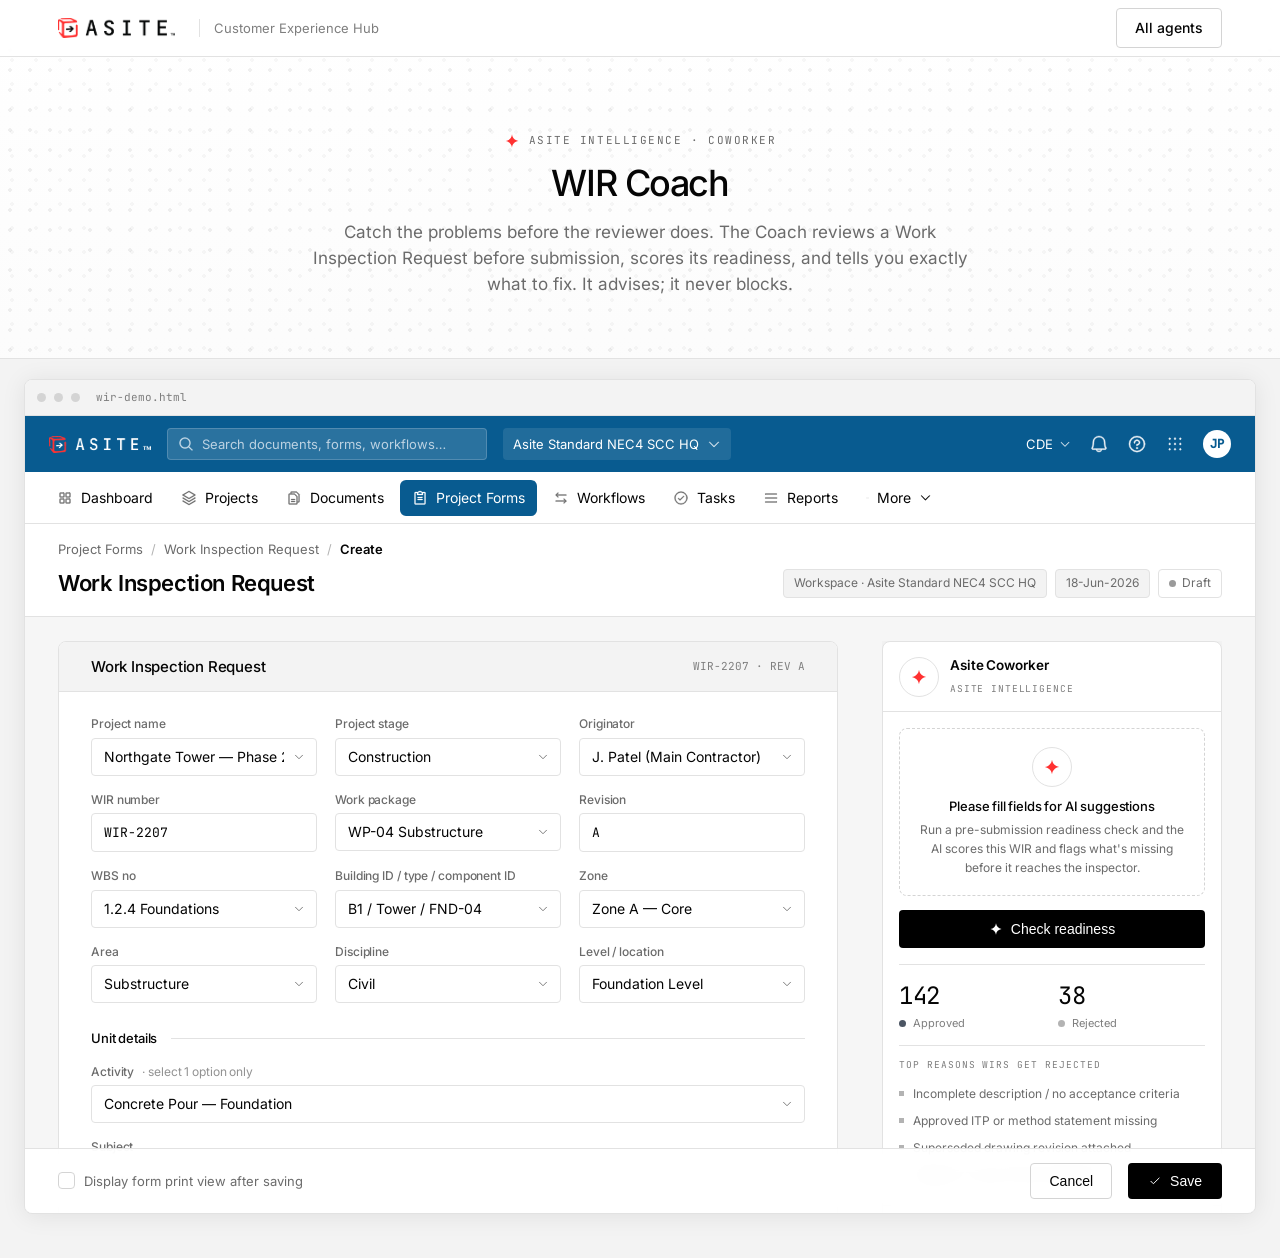
<file: wir-coach.html>
<!DOCTYPE html>
<html lang="en"><head>
<meta charset="utf-8"><meta name="viewport" content="width=device-width, initial-scale=1">
<title>WIR Coach</title>
<link rel="icon" href="favicon.ico" sizes="any">
<link rel="icon" type="image/png" sizes="32x32" href="assets/favicons/favicon-32x32.png">
<link rel="icon" type="image/png" sizes="16x16" href="assets/favicons/favicon-16x16.png">
<link rel="apple-touch-icon" href="assets/favicons/apple-touch-icon.png">
<link rel="manifest" href="assets/favicons/site.webmanifest">
<meta name="theme-color" content="#050505">
<link rel="stylesheet" href="assets/roma.css">
<link rel="stylesheet" href="assets/app.css">
</head><body>
<nav class="roma-nav"><div class="roma-nav__in">
      <a class="brandmark" href="coworkers.html"><img src="assets/logos/asite-logo-primary.png" alt="Asite"><span class="nav-cap">Customer Experience Hub</span></a>
      <a class="btn-ghost" href="coworkers.html">All agents</a>
    </div></nav>
<section class="xhero">
  <span class="hero-eye" style="margin:0"><svg class="aispark" viewBox="0 0 24 24" fill="currentColor"><path d="M12 2c.5 5.2 4.3 9 9.5 10-5.2.9-9 4.3-9.5 10-.5-5.2-4.3-9-9.5-10 5.2-.9 9-4.3 9.5-10Z"/></svg><span class="eyebrow">Asite Intelligence · Coworker</span></span>
  <h1 class="heading">WIR Coach</h1>
  <p>Catch the problems before the reviewer does. The Coach reviews a Work Inspection Request before submission, scores its readiness, and tells you exactly what to fix. It advises; it never blocks.</p>
</section>
<section class="demo-stage">
  <div class="demo-shell">
    <div class="roma-product__bar"><i></i><i></i><i></i><span class="u">wir-demo.html</span></div>
    <iframe class="demo-frame" src="wir-demo.html" title="WIR Coach demo" loading="lazy"></iframe>
  </div>
</section>
</body></html>
</file>
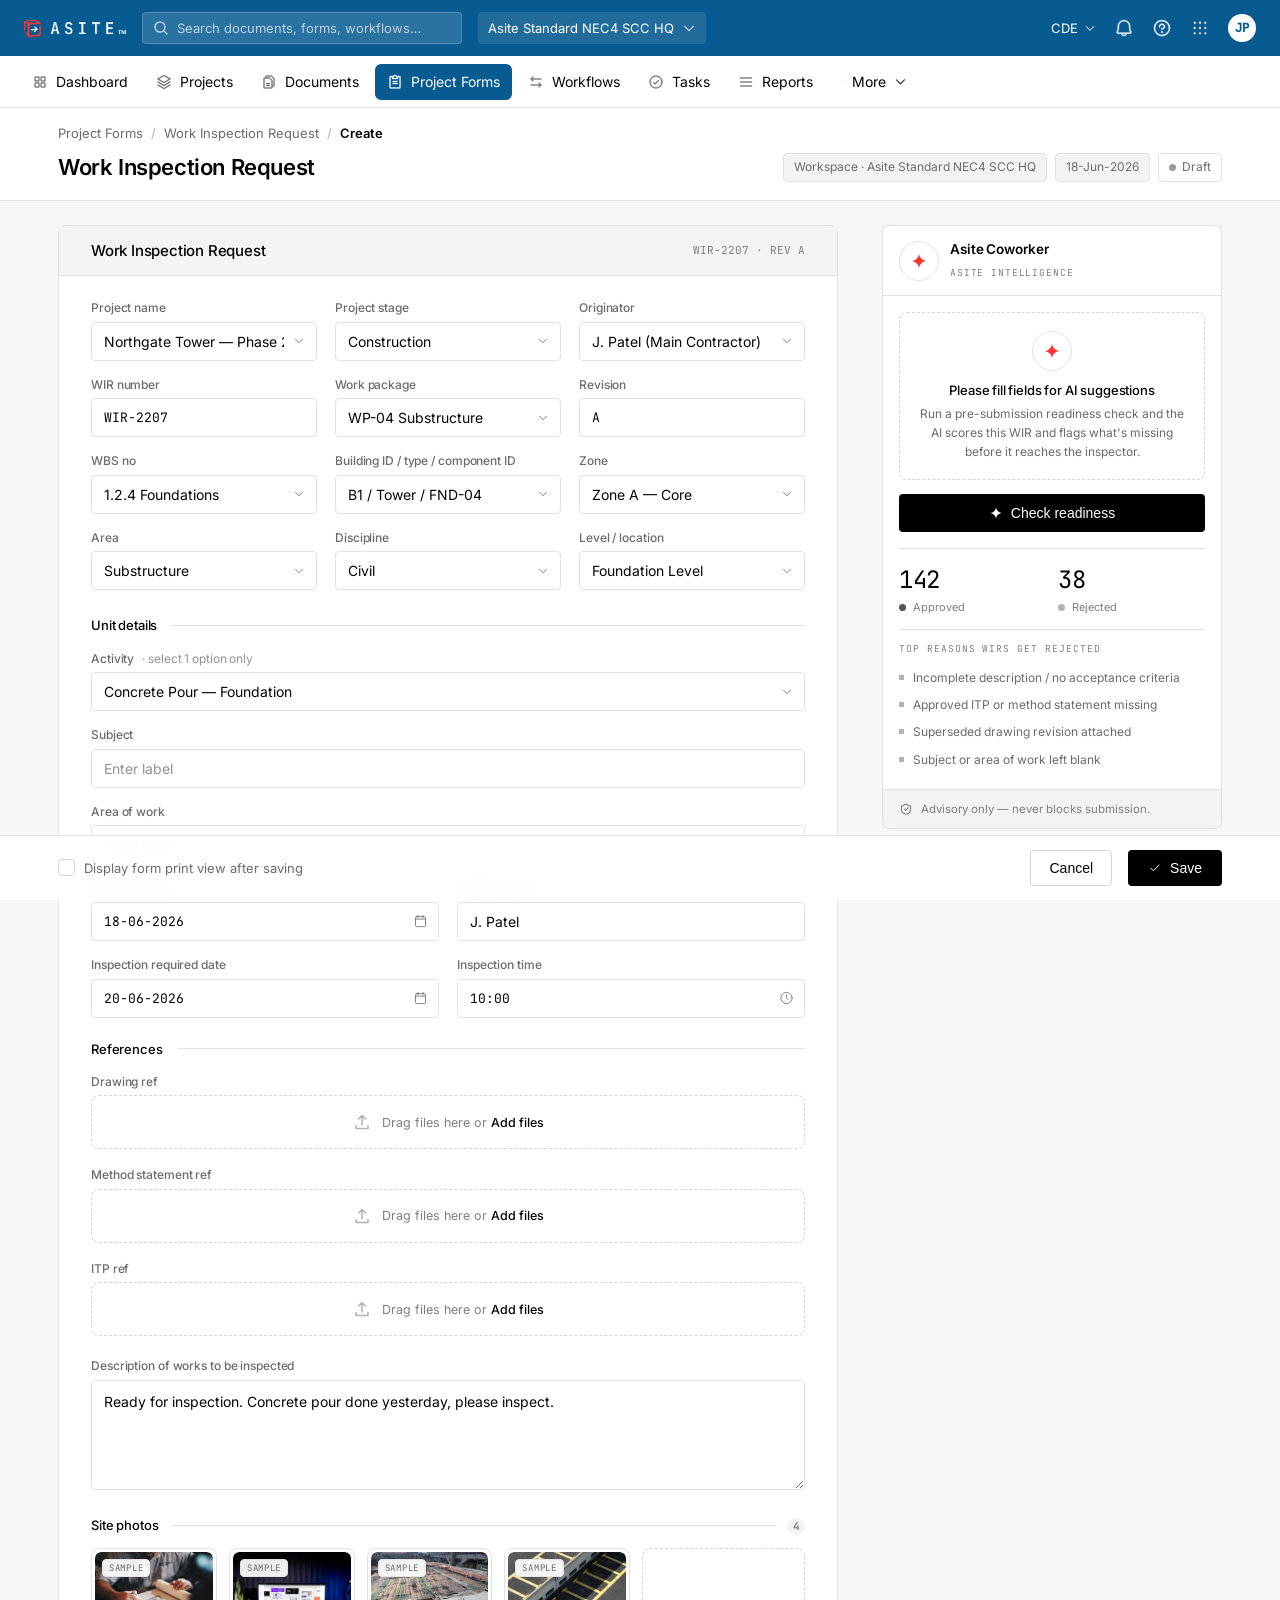
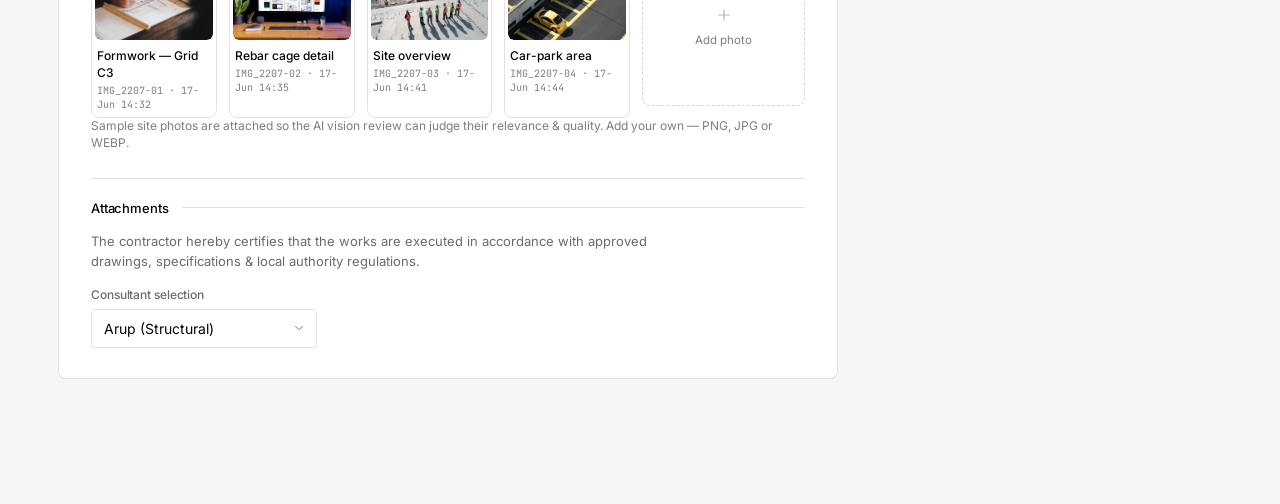
<file: wir-demo.html>
<!DOCTYPE html>
<html lang="en">
<head>
<meta charset="utf-8">
<meta name="viewport" content="width=device-width,initial-scale=1">
<title>WIR — Create Form · Work Inspection Request — Asite · Roma</title>
<link rel="icon" href="favicon.ico" sizes="any">
<link rel="icon" type="image/png" sizes="32x32" href="assets/favicons/favicon-32x32.png">
<link rel="icon" type="image/png" sizes="16x16" href="assets/favicons/favicon-16x16.png">
<link rel="apple-touch-icon" href="assets/favicons/apple-touch-icon.png">
<link rel="manifest" href="assets/favicons/site.webmanifest">
<meta name="theme-color" content="#050505">
<style>
/* ============================================================
   ASITE — ROMA · roma.css
   Standalone component stylesheet. Bundles tokens + fonts +
   component recipes so a team can drop this one file (plus the
   .woff2 fonts beside it) and build on-brand Roma surfaces.
   ------------------------------------------------------------
   Rules that never bend:
   · FULLY ACHROMATIC. There is no chromatic accent anywhere in
     the interface. Red survives in exactly two places: the Asite
     logo artwork, and error/alert communication (--error).
   · Depth from 1px hairlines + ONE shadow — never fills.
   · NO EDGE BARS (COMPULSORY). Never put a thick or coloured
     border on the edge of a card, panel, banner, row or callout.
     All structural borders are the 1px neutral --hairline; accent
     is carried by a mark/dot/tint, never a rail.
   · Hierarchy by VALUE (ink → ink-2 → ink-3) and weight (400→500).
   · Editorial corners: 4px interactive, 8px cards. No pills.
   · Secondary CTAs carry a FULL border — never a bottom stroke.
   · Inter for everything; JetBrains Mono for data/figures.
   ============================================================ */

@font-face { font-family:'Inter'; src:url('[data-uri]') format('woff2'); font-weight:400; font-display:swap; }
@font-face { font-family:'Inter'; src:url('[data-uri]') format('woff2'); font-weight:500; font-display:swap; }
@font-face { font-family:'Inter'; src:url('[data-uri]') format('woff2'); font-weight:600; font-display:swap; }
@font-face { font-family:'JetBrains Mono'; src:url('[data-uri]') format('woff2'); font-weight:400; font-display:swap; }
@font-face { font-family:'JetBrains Mono'; src:url('[data-uri]') format('woff2'); font-weight:500; font-display:swap; }

:root{
  --ink:#050505; --ink-black:#000; --ink-nav:#151515; --ink-fine:#292929;
  --ink-2:#6b6b6b; --ink-3:#7e7e7e; --ink-mute:#929292; --ink-faint:#b3b3b3;
  --canvas:#fff; --tint:#f3f3f3; --hairline:#e2e2e2; --hairline-strong:#d4d4d4;
  /* fully achromatic — retired accent repointed to ink / neutral */
  --focus-ring:rgba(5,5,5,.16); --select-wash:rgba(5,5,5,.05);
  --signal:var(--ink); --signal-deep:#000; --signal-wash:var(--select-wash); --signal-line:var(--focus-ring);
  /* brand red lives only in the logo artwork */
  --brand-red:#FF3131;
  /* error — the only red allowed in the interface */
  --error:#E5241B; --error-wash:rgba(229,36,27,.10); --error-line:rgba(229,36,27,.32);
  --ok:#4B5563; --warn:#6b6b6b; --stop:#E5241B; --info:#6b6b6b; --idle:#b3b3b3;
  --font-sans:'Inter',ui-sans-serif,system-ui,-apple-system,'Helvetica Neue',Arial,sans-serif;
  --font-mono:'JetBrains Mono',ui-monospace,'SF Mono',Menlo,Consolas,monospace;
  --r-sharp:4px; --r-card:8px;
  --shadow-card:rgba(5,5,5,.08) 0 2px 24px 0;
  --page-max:1212px; --ease:cubic-bezier(.41,.66,.36,.86);
}

/* ---- reset ------------------------------------------------ */
*{box-sizing:border-box;margin:0;padding:0}
html{-webkit-font-smoothing:antialiased;text-rendering:optimizeLegibility}
body{background:var(--canvas);color:var(--ink);font-family:var(--font-sans);
  font-size:16px;line-height:1.4;font-weight:400}
a{color:inherit;text-decoration:none}
img,svg{display:block;max-width:100%}
::selection{background:#050505;color:#fff}

/* ---- type helpers ---------------------------------------- */
.display   {font-size:clamp(38px,5.2vw,50px);line-height:1;letter-spacing:-1.62px;font-weight:500}
.heading   {font-size:48px;line-height:1.05;letter-spacing:-1.44px;font-weight:500}
.heading-sm{font-size:32px;line-height:1.1;letter-spacing:-.74px;font-weight:500}
.subheading{font-size:20px;line-height:1.2;letter-spacing:-.4px;font-weight:500}
.body      {font-size:16px;line-height:1.4;font-weight:400}
.body-sm   {font-size:14px;line-height:1.4;font-weight:400}
.caption   {font-size:12px;line-height:1.4;color:var(--ink-3)}
.mono      {font-family:var(--font-mono);font-size:12.5px;line-height:1.5;letter-spacing:0}
.muted     {color:var(--ink-2)}
.eyebrow   {font-family:var(--font-mono);font-size:11px;letter-spacing:.14em;text-transform:uppercase;color:var(--ink-2)}

/* ---- layout ---------------------------------------------- */
.roma-wrap{max-width:var(--page-max);margin:0 auto;padding:0 24px}
.band{background:var(--canvas);padding:96px 0}
.band--tint{background:var(--tint)}
.band--tight{padding:60px 0}
.rule{height:1px;background:var(--hairline);border:0}

/* ---- navigation ------------------------------------------ */
.roma-nav{position:sticky;top:0;z-index:50;background:rgba(255,255,255,.86);
  backdrop-filter:saturate(1.4) blur(10px);border-bottom:1px solid var(--hairline)}
.roma-nav__in{max-width:var(--page-max);margin:0 auto;height:56px;padding:0 24px;
  display:flex;align-items:center;justify-content:space-between}
.roma-logo{display:flex;align-items:center;gap:9px;color:var(--ink)}
.roma-logo svg{height:20px;width:auto}
.roma-logo__word{font-weight:600;font-size:15px;letter-spacing:.16em}
.roma-nav__links{display:flex;gap:22px}
.roma-nav__links a{font-size:14px;color:var(--ink-nav);transition:color .2s var(--ease)}
.roma-nav__links a:hover{color:var(--ink)}
.roma-nav__act{display:flex;align-items:center;gap:14px}

/* ---- buttons --------------------------------------------- */
.btn{display:inline-flex;align-items:center;gap:8px;background:var(--ink-black);
  color:#fff;font-size:14px;font-weight:500;padding:10px 20px;border:0;
  border-radius:var(--r-sharp);cursor:pointer;transition:background .2s var(--ease),transform .2s var(--ease)}
.btn:hover{background:#1a1a1a}
.btn--lg{padding:13px 26px;font-size:16px}
/* secondary CTA — FULL border, never a bottom stroke */
.btn-ghost{display:inline-flex;align-items:center;gap:8px;background:none;
  color:var(--ink);font-size:14px;font-weight:500;padding:9px 18px;
  border:1px solid var(--hairline-strong);border-radius:var(--r-sharp);
  cursor:pointer;transition:border-color .2s var(--ease),background .2s var(--ease)}
.btn-ghost:hover{border-color:var(--ink)}
/* plain text link (for tertiary nav actions that shouldn't be a button) */
.btn-link{background:none;border:0;color:var(--ink-2);font-size:14px;padding:9px 0;cursor:pointer;transition:color .2s var(--ease)}
.btn-link:hover{color:var(--ink)}
.btn-outline{display:inline-flex;align-items:center;gap:8px;background:none;
  border:1px solid var(--hairline-strong);color:var(--ink);font-size:14px;font-weight:500;
  padding:9px 18px;border-radius:var(--r-sharp);cursor:pointer;transition:border-color .2s var(--ease)}
.btn-outline:hover{border-color:var(--ink)}
.btn-muted{background:none;border:1px solid rgba(0,0,0,.28);color:rgba(0,0,0,.4);
  font-size:14px;padding:9px 18px;border-radius:var(--r-sharp);cursor:not-allowed}

/* ---- tab row --------------------------------------------- */
.tabrow{display:flex;gap:8px;overflow-x:auto;border-bottom:1px solid var(--hairline)}
.tab{font-size:14px;font-weight:400;color:rgba(0,0,0,.4);padding:10px 2px;
  border:0;background:none;border-bottom:1px solid transparent;margin-bottom:-1px;
  cursor:pointer;white-space:nowrap;transition:color .2s var(--ease),border-color .2s var(--ease)}
.tab:hover{color:var(--ink-2)}
.tab[aria-selected="true"],.tab.is-active{color:var(--ink);border-bottom-color:var(--ink)}

/* ---- cards ----------------------------------------------- */
.card{background:var(--canvas);border-radius:var(--r-card);border:1px solid var(--hairline);padding:24px}
.band--tint .card{border-color:transparent;box-shadow:var(--shadow-card)}
.card__title{font-size:16px;font-weight:500;letter-spacing:-.2px}
.card__meta{font-size:12px;color:var(--ink-3);margin-top:2px}

/* ---- frames (images / previews) -------------------------- */
.frame{border:1px solid var(--hairline);border-radius:var(--r-card);padding:3px;background:var(--canvas)}
.frame img{border-radius:6px}

/* ---- inputs ---------------------------------------------- */
.input{width:100%;font-family:var(--font-sans);font-size:14px;color:var(--ink);
  background:var(--canvas);border:1px solid var(--hairline);border-radius:var(--r-sharp);
  padding:10px 12px;transition:border-color .2s var(--ease)}
.input::placeholder{color:var(--ink-mute)}
.input:focus{outline:0;border-color:var(--ink)}

/* ---- tags / chips ---------------------------------------- */
.tag{display:inline-flex;align-items:center;gap:6px;font-size:12px;color:var(--ink-2);
  border:1px solid var(--hairline);border-radius:var(--r-sharp);padding:3px 8px}
.chip{display:inline-flex;align-items:center;gap:6px;font-family:var(--font-mono);
  font-size:11.5px;color:var(--ink-2);border:1px solid var(--hairline);
  border-radius:var(--r-sharp);padding:4px 8px;background:var(--canvas)}

/* ---- status (dot + text, never a filled pill) ------------ */
.status{display:inline-flex;align-items:center;gap:8px;font-size:13px;color:var(--ink)}
.status::before{content:"";width:8px;height:8px;border-radius:50%;background:var(--idle);flex:0 0 auto}
.status--ok::before{background:var(--ok)} .status--warn::before{background:var(--warn)}
.status--stop::before{background:var(--stop)} .status--info::before{background:var(--info)}

/* ---- trust logo bar -------------------------------------- */
.logobar{display:flex;flex-wrap:wrap;align-items:center;gap:40px;justify-content:center}
.logobar img,.logobar span{height:20px;opacity:.7;filter:grayscale(1)}
.logobar span{font-size:14px;color:var(--ink-2);display:inline-flex;align-items:center}

/* ---- testimonial ----------------------------------------- */
.testimonial{background:var(--canvas);border-radius:var(--r-card);box-shadow:var(--shadow-card);padding:26px}
.testimonial p{font-size:16px;line-height:1.5;color:var(--ink)}
.testimonial figcaption{display:flex;align-items:center;gap:10px;margin-top:18px}
.testimonial img{width:32px;height:32px;border-radius:50%}
.testimonial .name{font-size:14px;font-weight:500}
.testimonial .role{font-size:12px;color:var(--ink-3)}

/* ---- stat ------------------------------------------------ */
.stat{display:flex;flex-direction:column;gap:4px}
.stat__n{font-size:48px;line-height:1;letter-spacing:-1.4px;font-weight:500}
.stat__l{font-size:13px;color:var(--ink-2)}

/* ---- footer ---------------------------------------------- */
.roma-foot{background:var(--canvas);border-top:1px solid var(--hairline);padding:56px 0}
.roma-foot a{color:var(--ink-2);font-size:14px}
.roma-foot a:hover{color:var(--ink)}
.roma-foot .fine{color:var(--ink-fine);font-size:12px}

/* ============================================================
   PRODUCT FRAME — .roma-product
   Achromatic like everything else. A browser-chrome top bar
   frames the surface as content. The primary product action is
   filled ink; the live element is an INK dot that pulses.
   ============================================================ */
.roma-product{border:1px solid var(--hairline);border-radius:var(--r-card);
  overflow:hidden;background:var(--canvas);box-shadow:var(--shadow-card)}
.roma-product__bar{display:flex;align-items:center;gap:8px;height:36px;padding:0 12px;
  background:var(--tint);border-bottom:1px solid var(--hairline)}
.roma-product__bar i{width:9px;height:9px;border-radius:50%;background:var(--hairline-strong);display:block}
.roma-product__bar .u{margin-left:8px;font-family:var(--font-mono);font-size:11px;color:var(--ink-3)}
.roma-product__body{padding:20px}
.roma-product .accent{color:var(--ink)}
.roma-product .accent-bg{background:var(--ink);color:#fff}
.roma-product .accent-line{border-color:var(--hairline-strong)}
.roma-product .accent-wash{background:var(--select-wash)}
.roma-product .p-focus{outline:0;box-shadow:0 0 0 3px var(--focus-ring);border-color:var(--ink)}
.roma-product .p-btn{background:var(--ink-black);color:#fff;font-size:13px;font-weight:500;
  border:0;border-radius:6px;padding:8px 14px;cursor:pointer;transition:background .2s var(--ease)}
.roma-product .p-btn:hover{background:#1a1a1a}
.roma-product .p-status{display:inline-flex;align-items:center;gap:7px;font-size:12.5px;color:var(--ink)}
.roma-product .p-status::before{content:"";width:8px;height:8px;border-radius:50%;background:var(--idle)}
.roma-product .p-live::before{background:var(--ink);animation:roma-pulse 1.4s var(--ease) infinite}

/* ============================================================
   ASITE INTELLIGENCE — achromatic register
   No AI purple, no robots, no gradients. Intelligence is a
   4-point spark (setting-out cross → star), rendered in INK.
   The live agent is a filled-ink spark that pulses; errors use
   --error. Nothing here is coloured.
   ============================================================ */
.spark{width:16px;height:16px;color:var(--ink);flex:0 0 auto}
.spark--live{color:var(--ink)}
.spark--live-pulse{color:var(--ink);animation:roma-pulse 1.4s var(--ease) infinite}
.orb{width:40px;height:40px;border-radius:50%;border:1px solid var(--hairline);
  display:grid;place-items:center;background:var(--canvas)}
.orb .spark{width:18px;height:18px}
.runcard{border:1px solid var(--hairline);border-radius:var(--r-card);background:var(--canvas);padding:16px}
.runcard__tele{font-family:var(--font-mono);font-size:11.5px;color:var(--ink-3);
  display:flex;gap:14px;flex-wrap:wrap}
.reasoning{font-size:13px;color:var(--ink-3);line-height:1.5}
.toolcall{font-family:var(--font-mono);font-size:11.5px;color:var(--ink-2);
  background:var(--tint);border-radius:var(--r-sharp);padding:8px 10px}
.cite{font-family:var(--font-mono);font-size:11px;color:var(--ink-2);
  border-bottom:1px dotted var(--ink-mute);cursor:pointer}
.skeleton{background:linear-gradient(90deg,var(--tint) 25%,#ececec 37%,var(--tint) 63%);
  background-size:400% 100%;animation:roma-shimmer 1.4s ease infinite;border-radius:var(--r-sharp);height:12px}

@keyframes roma-pulse{0%,100%{opacity:1}50%{opacity:.35}}
@keyframes roma-shimmer{0%{background-position:100% 0}100%{background-position:0 0}}
@media (prefers-reduced-motion:reduce){*{animation:none!important;transition:none!important}}

/* ============================================================
   SPEC-PAGE PATTERNS — shared by the Visual Language / Product /
   Intelligence reference pages. Editorial, achromatic.
   ============================================================ */
/* floating on-page section nav */
.fnav{position:fixed;top:50%;right:18px;transform:translateY(-50%);z-index:60;
  display:flex;flex-direction:column;gap:1px;padding:10px 8px;max-height:82vh;overflow:auto;
  background:rgba(255,255,255,.9);backdrop-filter:blur(14px);
  border:1px solid var(--hairline);border-radius:var(--r-card);box-shadow:var(--shadow-card)}
.fnav .fcap{font-family:var(--font-mono);font-size:10px;letter-spacing:.14em;text-transform:uppercase;color:var(--ink-3);padding:2px 9px 8px}
.fnav a{display:flex;align-items:center;gap:8px;font-size:11.5px;color:var(--ink-2);
  padding:5px 9px;border-radius:var(--r-sharp);white-space:nowrap;transition:color .2s var(--ease),background .2s var(--ease)}
.fnav a::before{content:"";width:3px;height:3px;border-radius:50%;background:var(--ink-faint);flex:none}
.fnav a:hover{color:var(--ink);background:var(--tint)}
.fnav a.on{color:var(--ink);background:var(--tint)}
.fnav a.on::before{background:var(--ink)}
@media(max-width:1320px){.fnav{display:none}}

/* section index number (mono) */
.idx{font-family:var(--font-mono);font-size:12px;letter-spacing:.04em;color:var(--ink-2);margin-bottom:10px}
.sec-sub{max-width:62ch;color:var(--ink-2);line-height:1.6;margin-bottom:32px}

/* hero meta row */
.hero-meta{margin-top:44px;display:flex;gap:44px;flex-wrap:wrap}
.hero-meta div{font-size:13px;color:var(--ink-2)}
.hero-meta b{display:block;font-size:11px;font-family:var(--font-mono);letter-spacing:.1em;text-transform:uppercase;color:var(--ink-3);margin-bottom:6px;font-weight:400}

/* sharp chip (Roma never uses pills) */
.romachip{display:inline-flex;align-items:center;gap:8px;font-size:12px;color:var(--ink-2);
  background:var(--canvas);border:1px solid var(--hairline);border-radius:var(--r-sharp);padding:6px 12px}
.romachip i{width:7px;height:7px;background:var(--ink);display:block}

/* type specimen rows */
.trow{display:grid;grid-template-columns:220px 1fr;gap:24px;padding:20px 0;border-top:1px solid var(--hairline);align-items:baseline}
.trow .meta{font-family:var(--font-mono);font-size:11px;color:var(--ink-3);text-transform:uppercase;letter-spacing:.06em}
.trow .sample{color:var(--ink)}

/* icon grid */
.icongrid{display:grid;grid-template-columns:repeat(6,1fr);gap:12px}
.icell{border:1px solid var(--hairline);border-radius:var(--r-sharp);padding:16px;display:flex;flex-direction:column;align-items:center;gap:12px}
.icell svg{width:22px;height:22px;stroke:var(--ink-2);fill:none;stroke-width:1.5;stroke-linecap:round;stroke-linejoin:round}
.icell:hover svg{stroke:var(--ink)}
.icell span{font-size:11px;color:var(--ink-3)}
@media(max-width:760px){.icongrid{grid-template-columns:repeat(3,1fr)}}

/* motif / mode cards */
.mgrid{display:grid;grid-template-columns:repeat(4,1fr);gap:16px}
.mcard{border:1px solid var(--hairline);border-radius:var(--r-card);overflow:hidden}
.mstage{height:132px;background:var(--tint);display:grid;place-items:center;border-bottom:1px solid var(--hairline)}
.mcard .mt{padding:16px}
.mcard .mt b{font-size:13px;font-weight:500;display:block}
.mcard .mt p{font-size:12px;color:var(--ink-3);margin-top:5px;line-height:1.55}
@media(max-width:900px){.mgrid{grid-template-columns:1fr 1fr}}

/* colour ramp */
.ramp{display:grid;grid-template-columns:repeat(4,1fr);gap:12px}
.ramp .cell{border:1px solid var(--hairline);border-radius:var(--r-card);height:120px;padding:14px;display:flex;flex-direction:column;justify-content:flex-end}
.ramp .nm{font-size:13px;font-weight:500}
.ramp .hx{font-family:var(--font-mono);font-size:11px;color:var(--ink-3)}

/* spec section on the language page */
.spec{padding:80px 0;border-top:1px solid var(--hairline);scroll-margin-top:76px}
.spec h2{font-size:32px;line-height:1.1;letter-spacing:-.74px;font-weight:500;margin-bottom:6px}

/* ============================================================
   ASITE INTELLIGENCE — THE ACCENT LAYER (Neo Red)
   The interface is achromatic; the Intelligence layer is the ONE
   sanctioned exception that carries Neo Red (--ai). The mark is
   Roma's curved four-point SPARK — the setting-out cross softened
   to a star (path: the .aispark below). Scope --ai to .ai-* only.

   ‼ NO EDGE BARS (COMPULSORY). Never put a thick or coloured
   border on the edge of a card, panel, banner, row or callout.
   Presence is carried by the SPARK, a dot, a tinted header or a
   small chip — never a 2px rail. All structural borders are the
   1px neutral --hairline.
   ============================================================ */
:root{
  --ai:#FF3131;            /* Neo Red — the Intelligence accent */
  --ai-press:#E11D1D;
  --ai-wash:rgba(255,49,49,.08);
  --ai-line:rgba(255,49,49,.34);
}
/* the mark — Roma's curved spark, coloured Neo Red.
   Use inline: <svg class="aispark" viewBox="0 0 24 24" fill="currentColor"><path d="M12 2c.5 5.2 4.3 9 9.5 10-5.2.9-9 4.3-9.5 10-.5-5.2-4.3-9-9.5-10 5.2-.9 9-4.3 9.5-10Z"/></svg>
   Outline (quiet label): add fill="none" stroke="currentColor" stroke-width="1.4". */
.aispark{color:var(--ai);width:16px;height:16px;flex:none}
.ai-orb{width:40px;height:40px;border-radius:50%;border:1px solid var(--hairline);display:grid;place-items:center;background:var(--canvas)}
.ai-orb .aispark{width:18px;height:18px}

/* the Intelligence blob — trigger pill + open panel (no edge bar) */
.blob-pill{display:inline-flex;align-items:center;gap:9px;font:500 12.5px/1 var(--font-sans);color:var(--ink);
  background:var(--canvas);box-shadow:var(--shadow-card);border-radius:999px;padding:10px 15px;white-space:nowrap;cursor:pointer}
.blob-pill .kbd{font-family:var(--font-mono);font-size:11px;color:var(--ink-3);border:1px solid var(--hairline);border-radius:4px;padding:1px 5px}
.ipanel{width:340px;max-width:100%;background:var(--canvas);box-shadow:var(--shadow-card);border:1px solid var(--hairline);border-radius:var(--r-card);overflow:hidden;text-align:left}
.ipanel .ihd{display:flex;align-items:center;gap:9px;padding:12px 15px;border-bottom:1px solid var(--hairline);background:var(--ai-wash)}
.ipanel .ihd .l{font-family:var(--font-mono);font-size:10px;letter-spacing:.1em;text-transform:uppercase;color:var(--ai)}
.ipanel .ihd .reg{margin-left:auto;font-family:var(--font-mono);font-size:9px;letter-spacing:.08em;color:var(--ink-3)}
.ipanel .ibd{padding:15px;display:flex;flex-direction:column;gap:12px}
.ipanel .iq{align-self:flex-end;max-width:84%;background:var(--tint);border-radius:var(--r-sharp);padding:8px 12px;font-size:12.5px;line-height:1.5}
.ipanel .ia{font-size:13px;line-height:1.55;color:var(--ink)}
.ipanel .ia b{font-weight:600}.ipanel .ia .m{font-family:var(--font-mono);font-size:11.5px;color:var(--ai)}
.ipanel .icta{background:var(--ai);color:#fff;font:500 11px/1 var(--font-mono);letter-spacing:.04em;border:0;border-radius:var(--r-sharp);padding:9px 13px;align-self:flex-start;cursor:pointer}
.ipanel .icta:hover{background:var(--ai-press)}
.ipanel .iin{display:flex;align-items:center;gap:8px;padding:11px 15px;border-top:1px solid var(--hairline);font-size:12px;color:var(--ink-3)}
.ipanel .iin .kbd{margin-left:auto;font-family:var(--font-mono);font-size:11px;border:1px solid var(--hairline);border-radius:4px;padding:1px 5px}

/* the insight line — NO background, NO left bar. Just spark + text. */
.insight{display:flex;align-items:flex-start;gap:9px;background:none}
.insight .itxt{font-size:12.5px;line-height:1.55;color:var(--ink)}
.insight .itxt .m{font-family:var(--font-mono);font-size:11px;color:var(--ai)}
.insight .ilink{font:500 11px/1 var(--font-mono);letter-spacing:.04em;color:var(--ai);white-space:nowrap}

/* the Coworker CTA (accent button with the spark) + inline trigger */
.agent-cta{display:inline-flex;align-items:center;gap:8px;font:500 12px/1 var(--font-sans);color:#fff;background:var(--ai);
  border:0;border-radius:var(--r-sharp);padding:10px 14px;cursor:pointer}
.agent-cta:hover{background:var(--ai-press)}
.agent-ib{display:inline-flex;align-items:center;justify-content:center;width:28px;height:28px;flex:none;background:var(--ai);border-radius:var(--r-sharp);cursor:pointer}
.agent-ib:hover{background:var(--ai-press)}
.ai-chat{width:340px;max-width:100%;background:var(--canvas);box-shadow:var(--shadow-card);border:1px solid var(--hairline);border-radius:var(--r-card);overflow:hidden}
.ai-chat .ahd{display:flex;align-items:center;gap:9px;padding:12px 15px;border-bottom:1px solid var(--hairline)}
.ai-chat .ahd b{font-size:13px;font-weight:600}
.ai-chat .abd{padding:15px;display:flex;flex-direction:column;gap:10px}
.ai-chat .ainstr{align-self:flex-end;max-width:84%;background:var(--tint);border-radius:var(--r-sharp);padding:8px 12px;font-size:12.5px;line-height:1.5}
.ai-chat .aft{padding:12px 15px;border-top:1px solid var(--hairline);display:flex;gap:8px;background:var(--tint)}
.ai-step{display:flex;align-items:center;gap:10px;font-size:12px;color:var(--ink);padding:7px 0;border-top:1px solid var(--hairline)}
.ai-step .sq{width:8px;height:8px;border-radius:50%;flex:none;background:var(--idle)}
.ai-step .sref{margin-left:auto;font-family:var(--font-mono);font-size:10px;color:var(--ink-3)}
.ai-step.done .sq{background:var(--ok)}
.ai-step.run .sq{background:var(--ai);animation:roma-pulse 1.4s var(--ease) infinite}
.coworker-card{background:var(--canvas);box-shadow:var(--shadow-card);border:1px solid var(--hairline);border-radius:var(--r-card);padding:18px;display:flex;flex-direction:column;gap:12px}

/* ---- DIFFERENTIATED INTELLIGENCE COMPONENTS -------------- */
/* 1 · natural-language query bar */
.ai-query{display:flex;align-items:center;gap:10px;border:1px solid var(--hairline);border-radius:var(--r-sharp);padding:11px 14px;background:var(--canvas)}
.ai-query input{flex:1;border:0;outline:0;font:400 14px/1 var(--font-sans);color:var(--ink);background:none}
.ai-query input::placeholder{color:var(--ink-mute)}
.ai-query .kbd{font-family:var(--font-mono);font-size:11px;color:var(--ink-3);border:1px solid var(--hairline);border-radius:4px;padding:2px 6px}
/* 2 · smart-fill suggestion (ghost text + accept) */
.ai-suggest{border:1px solid var(--hairline);border-radius:var(--r-sharp);padding:10px 12px;display:flex;align-items:center;gap:10px;background:var(--canvas)}
.ai-suggest .val{font-size:13px;color:var(--ink)}
.ai-suggest .ghost{font-size:13px;color:var(--ai);font-style:italic}
.ai-suggest .tab{margin-left:auto;font-family:var(--font-mono);font-size:10px;color:var(--ink-3);border:1px solid var(--hairline);border-radius:4px;padding:1px 6px;text-transform:none;letter-spacing:0}
/* 3 · source / citation chip */
.ai-cite{display:inline-flex;align-items:center;gap:6px;font-family:var(--font-mono);font-size:11px;color:var(--ai);
  background:var(--ai-wash);border-radius:var(--r-sharp);padding:3px 8px}
.ai-cite .aispark{width:11px;height:11px}
/* 4 · confidence gauge */
.ai-gauge{display:inline-flex;align-items:center;gap:8px;font-family:var(--font-mono);font-size:11px;color:var(--ink-2)}
.ai-gauge .bar{width:64px;height:5px;background:var(--tint);border-radius:3px;overflow:hidden}
.ai-gauge .bar i{display:block;height:100%;background:var(--ai)}
/* 5 · reconcile rows (matched / mismatch / missing) */
.ai-reconcile{display:flex;flex-direction:column}
.ai-reconcile .rr{display:flex;align-items:center;gap:10px;padding:8px 0;border-top:1px solid var(--hairline);font-size:12.5px}
.ai-reconcile .rr:first-child{border-top:0}
.ai-reconcile .rr .lab{color:var(--ink-2)}
.ai-reconcile .rr .res{margin-left:auto;font-weight:500;font-size:12px}
.ai-reconcile .m-ok{color:var(--ink-3)}.ai-reconcile .m-bad{color:var(--ai)}.ai-reconcile .m-none{color:var(--ink-2)}
/* 6 · "drafted by Asite Intelligence" attribution badge */
.ai-badge{display:inline-flex;align-items:center;gap:6px;font-family:var(--font-mono);font-size:10px;letter-spacing:.04em;text-transform:uppercase;color:var(--ai)}
.ai-badge .aispark{width:12px;height:12px}
/* 7 · proactive nudge (spark + text, hairline card, no bar) */
.ai-nudge{display:flex;align-items:flex-start;gap:10px;border:1px solid var(--hairline);border-radius:var(--r-card);box-shadow:var(--shadow-card);padding:12px 14px;background:var(--canvas);max-width:360px}
.ai-nudge .nx{margin-left:auto;color:var(--ink-3);cursor:pointer;font-size:14px;line-height:1}
.ai-nudge .ntxt{font-size:12.5px;line-height:1.5;color:var(--ink)}
/* 8 · inline explain chip */
.ai-explain{display:inline-flex;align-items:center;gap:6px;font-size:11px;color:var(--ai);background:var(--ai-wash);border-radius:999px;padding:3px 9px;cursor:pointer}
.ai-explain .aispark{width:11px;height:11px}
/* row-level risk flag */
.ai-flag{display:inline-flex;align-items:center;gap:6px;font-size:11.5px;color:var(--ai)}
.ai-flag .aispark{width:12px;height:12px}

/* ============================================================
   EXPANDED COMPONENT SET — all achromatic; red only for errors.
   ============================================================ */

/* segmented control / pill-less tabs */
.segment{display:inline-flex;border:1px solid var(--hairline);border-radius:var(--r-sharp);overflow:hidden}
.segment button{background:none;border:0;border-right:1px solid var(--hairline);font:500 13px/1 var(--font-sans);
  color:var(--ink-2);padding:8px 14px;cursor:pointer;transition:background .2s var(--ease),color .2s var(--ease)}
.segment button:last-child{border-right:0}
.segment button.on{background:var(--ink);color:#fff}
.segment button:not(.on):hover{background:var(--tint);color:var(--ink)}

/* breadcrumbs */
.crumbs{display:flex;align-items:center;gap:8px;font-size:13px;color:var(--ink-2)}
.crumbs a:hover{color:var(--ink)}
.crumbs .sep{color:var(--ink-faint)}
.crumbs b{color:var(--ink);font-weight:500}

/* pagination */
.pager{display:inline-flex;border:1px solid var(--hairline);border-radius:var(--r-sharp);overflow:hidden}
.pager button{background:none;border:0;border-right:1px solid var(--hairline);min-width:34px;height:34px;
  font:500 13px/1 var(--font-mono);color:var(--ink-2);cursor:pointer;transition:background .2s var(--ease)}
.pager button:last-child{border-right:0}
.pager button.on{background:var(--ink);color:#fff}
.pager button:not(.on):hover{background:var(--tint);color:var(--ink)}

/* badge / count */
.badge{display:inline-flex;align-items:center;justify-content:center;min-width:18px;height:18px;padding:0 5px;
  font:500 11px/1 var(--font-mono);color:#fff;background:var(--ink);border-radius:9px}
.badge--quiet{background:var(--tint);color:var(--ink-2)}
.badge--error{background:var(--error);color:#fff}

/* avatars */
.avatar{width:28px;height:28px;border-radius:50%;background:var(--tint);border:1px solid var(--hairline);
  display:grid;place-items:center;font:500 11px/1 var(--font-mono);color:var(--ink-2);flex:none}
.avatar-stack{display:flex}
.avatar-stack .avatar{margin-left:-8px;box-shadow:0 0 0 2px var(--canvas)}
.avatar-stack .avatar:first-child{margin-left:0}

/* tooltip */
.tip{position:relative;display:inline-flex}
.tip__b{position:absolute;bottom:calc(100% + 8px);left:50%;transform:translateX(-50%);
  background:var(--ink);color:#fff;font-size:11.5px;padding:5px 9px;border-radius:var(--r-sharp);white-space:nowrap;
  opacity:0;pointer-events:none;transition:opacity .2s var(--ease)}
.tip:hover .tip__b{opacity:1}

/* toast / alert */
.toast{display:flex;align-items:flex-start;gap:10px;background:var(--canvas);border:1px solid var(--hairline);
  border-radius:var(--r-card);box-shadow:var(--shadow-card);padding:12px 14px;max-width:380px}
.toast svg{width:18px;height:18px;flex:none;stroke:var(--ink);fill:none;stroke-width:1.6;margin-top:1px}
.toast .t-title{font-size:13.5px;font-weight:500}
.toast .t-body{font-size:12.5px;color:var(--ink-2);line-height:1.45;margin-top:2px}
.toast--error{border-color:var(--error-line)}
.toast--error svg{stroke:var(--error)}
.toast--error .t-title{color:var(--error)}

/* inline banner */
.banner{display:flex;align-items:center;gap:10px;border:1px solid var(--hairline);border-radius:var(--r-card);
  padding:12px 16px;font-size:13.5px;color:var(--ink)}
.banner--error{border-color:var(--error-line);background:var(--error-wash);color:var(--error)}
.banner svg{width:17px;height:17px;flex:none;stroke:currentColor;fill:none;stroke-width:1.6}

/* progress — linear + steps */
.progress{height:6px;background:var(--hairline);border-radius:3px;overflow:hidden}
.progress i{display:block;height:100%;background:var(--ink)}
.steps{display:flex;align-items:center;gap:0}
.steps .s{display:flex;align-items:center;gap:8px;font-size:12.5px;color:var(--ink-3)}
.steps .s .n{width:22px;height:22px;border-radius:50%;border:1px solid var(--hairline);display:grid;place-items:center;
  font:500 11px/1 var(--font-mono);color:var(--ink-3)}
.steps .s.done .n{background:var(--ink);color:#fff;border-color:var(--ink)}
.steps .s.now .n{border-color:var(--ink);color:var(--ink)}
.steps .bar{width:34px;height:1px;background:var(--hairline);margin:0 10px}

/* accordion */
.acc{border:1px solid var(--hairline);border-radius:var(--r-card);overflow:hidden}
.acc__i{border-top:1px solid var(--hairline)}
.acc__i:first-child{border-top:0}
.acc__h{display:flex;align-items:center;justify-content:space-between;padding:14px 16px;font-size:14px;font-weight:500;cursor:pointer}
.acc__h svg{width:15px;height:15px;stroke:var(--ink-3);fill:none;stroke-width:1.6;transition:transform .2s var(--ease)}
.acc__i[open] .acc__h svg{transform:rotate(90deg)}
.acc__b{padding:0 16px 16px;font-size:13.5px;color:var(--ink-2);line-height:1.55}

/* checkbox / radio */
.check{width:17px;height:17px;border:1px solid var(--hairline-strong);border-radius:4px;display:inline-grid;place-items:center;flex:none}
.check.on{background:var(--ink);border-color:var(--ink)}
.check.on::after{content:"";width:9px;height:5px;border-left:1.6px solid #fff;border-bottom:1.6px solid #fff;transform:rotate(-45deg);margin-top:-2px}
.radio{width:17px;height:17px;border:1px solid var(--hairline-strong);border-radius:50%;display:inline-grid;place-items:center;flex:none}
.radio.on::after{content:"";width:8px;height:8px;border-radius:50%;background:var(--ink)}

/* empty state */
.empty{border:1px dashed var(--hairline-strong);border-radius:var(--r-card);padding:44px;text-align:center}
.empty svg{width:26px;height:26px;stroke:var(--ink-faint);fill:none;stroke-width:1.4;margin:0 auto 12px}
.empty b{font-size:15px;font-weight:500;display:block;margin-bottom:6px}
.empty p{font-size:13px;color:var(--ink-3);max-width:44ch;margin:0 auto 16px}

/* key-value list */
.kv{display:grid;grid-template-columns:auto 1fr;gap:10px 20px;font-size:13.5px}
.kv dt{color:var(--ink-3);font-family:var(--font-mono);font-size:11.5px;text-transform:uppercase;letter-spacing:.05em;padding-top:2px}
.kv dd{color:var(--ink)}

/* dropdown / menu (shared) */
.menu{border:1px solid var(--hairline);border-radius:var(--r-card);box-shadow:var(--shadow-card);padding:6px;background:var(--canvas);min-width:220px}
.menu .mi{display:flex;align-items:center;gap:10px;padding:8px 10px;border-radius:var(--r-sharp);font-size:13.5px;color:var(--ink);cursor:pointer}
.menu .mi svg{width:15px;height:15px;stroke:var(--ink-2);fill:none;stroke-width:1.6}
.menu .mi:hover{background:var(--tint)}
.menu .mi .k{margin-left:auto;font-family:var(--font-mono);font-size:11px;color:var(--ink-3)}
.menu .mi--danger{color:var(--error)}
.menu .mi--danger svg{stroke:var(--error)}
.menu .msep{height:1px;background:var(--hairline);margin:6px 4px}
.menu .mcap{font-family:var(--font-mono);font-size:10px;letter-spacing:.1em;text-transform:uppercase;color:var(--ink-3);padding:6px 10px 4px}

/* data table (fuller) — selectable, expandable, cell types */
.dtbl{width:100%;border-collapse:collapse;font-size:13.5px}
.dtbl th{text-align:left;font-family:var(--font-mono);font-size:10px;letter-spacing:.07em;text-transform:uppercase;
  color:var(--ink-3);font-weight:400;padding:8px 12px;border-bottom:1px solid var(--hairline)}
.dtbl td{padding:11px 12px;border-bottom:1px solid var(--hairline);color:var(--ink)}
.dtbl tr:hover td{background:var(--tint)}
.dtbl tr.sel td{background:var(--select-wash)}
.dtbl .num{text-align:right;font-family:var(--font-mono);font-variant-numeric:tabular-nums}
.dtbl .rf{font-family:var(--font-mono);font-size:12px;color:var(--ink-2)}
.dtbl .cell-prog{display:flex;align-items:center;gap:8px}
.dtbl .cell-prog .progress{width:70px}
.dtbl .grp td{background:var(--tint);font-family:var(--font-mono);font-size:10px;letter-spacing:.08em;text-transform:uppercase;color:var(--ink-3)}
.dtbl .expand{cursor:pointer;color:var(--ink-3)}
.dtbl .subrow td{background:var(--tint);font-size:12.5px;color:var(--ink-2)}

/* ---- utilities ------------------------------------------- */
.grid{display:grid;gap:24px}
.grid-2{grid-template-columns:repeat(2,1fr)}
.grid-3{grid-template-columns:repeat(3,1fr)}
.grid-4{grid-template-columns:repeat(4,1fr)}
.split{display:grid;grid-template-columns:1fr 1fr;gap:48px;align-items:center}
.stack-sm{display:flex;flex-direction:column;gap:8px}
.stack{display:flex;flex-direction:column;gap:16px}
.row{display:flex;align-items:center;gap:12px}
@media(max-width:900px){.split,.grid-2,.grid-3,.grid-4{grid-template-columns:1fr}
  .roma-nav__links{display:none}}

</style>
<style>
/* ============================================================
   WIR — CREATE FORM · UI-only Roma restyle.
   Structure and behaviour mirror the existing product screen;
   only the visual language changes. CTAs are ink; Neo Red is
   reserved for the Asite Intelligence spark.
   ============================================================ */
[hidden]{display:none!important}
body{background:#F6F6F6}
.page{max-width:var(--page-max);margin:0 auto;padding:0 24px}

/* ---- header ---- */
.subhead{border-bottom:1px solid var(--hairline);background:var(--canvas)}
.subhead__in{max-width:var(--page-max);margin:0 auto;padding:18px 24px}
.titlerow{display:flex;align-items:center;justify-content:space-between;gap:24px;flex-wrap:wrap;margin-top:8px}
.titlerow h1{font-size:26px;line-height:1.1;letter-spacing:-.55px;font-weight:500}
.titlerow .meta{display:flex;align-items:center;gap:14px}

/* ---- layout ---- */
.layout{display:grid;grid-template-columns:minmax(0,1fr) 340px;gap:44px;align-items:start;padding:24px 0 60px}
.rail{position:sticky;top:20px;display:flex;flex-direction:column;gap:14px;max-height:calc(100vh - 40px);overflow-y:auto;scrollbar-width:thin}
@media(max-width:1080px){.layout{grid-template-columns:1fr}.rail{position:static;order:-1;max-height:none}}

/* ---- the form container ---- */
.formcard{background:var(--canvas);border:1px solid var(--hairline);border-radius:var(--r-card);overflow:hidden}
.formcard__title{background:var(--tint);border-bottom:1px solid var(--hairline);padding:14px 32px;display:flex;align-items:center;justify-content:space-between;gap:16px}
.formcard__title h2{font-size:15px;font-weight:500;letter-spacing:-.2px}
.formcard__title .mono{color:var(--ink-3);font-size:11px}
.formcard__bd{padding:24px 32px 30px}
@media(max-width:760px){.formcard__bd{padding:18px 18px 24px}.formcard__title{padding:12px 18px}}

/* divider label (mirrors the product's "Unit Details" rule) */
.divlab{display:flex;align-items:center;gap:14px;margin:26px 0 16px;font-size:13px;font-weight:500;color:var(--ink);letter-spacing:-.15px}
.divlab::after{content:"";flex:1;height:1px;background:var(--hairline)}

/* ---- fields ---- */
.fgrid{display:grid;grid-template-columns:repeat(3,1fr);gap:16px 18px;margin-bottom:16px}
.fgrid--2{grid-template-columns:repeat(2,1fr)}
.fgrid .span3{grid-column:1 / -1}
@media(max-width:760px){.fgrid,.fgrid--2{grid-template-columns:1fr}.fgrid .span3{grid-column:auto}}
.field{display:flex;flex-direction:column;gap:6px;min-width:0}
.field>label{display:flex;align-items:center;gap:8px;font-family:var(--font-sans);font-size:12px;font-weight:500;line-height:1.3;letter-spacing:-.1px;color:var(--ink-2)}
.field>label em{font-style:normal;font-weight:400;color:var(--ink-mute)}
.selectwrap{position:relative}
.selectwrap svg{position:absolute;right:11px;top:50%;transform:translateY(-50%);width:14px;height:14px;stroke:var(--ink-2);fill:none;stroke-width:1.5;stroke-linecap:round;stroke-linejoin:round;pointer-events:none}
select.input{appearance:none;-webkit-appearance:none;padding-right:32px;cursor:pointer;color:var(--ink)}
.input:focus,select.input:focus{outline:0;border-color:var(--ink);box-shadow:0 0 0 3px var(--focus-ring)}
textarea.input{resize:vertical;min-height:110px;line-height:1.5}
.input.mono-val{font-family:var(--font-mono);font-size:13px}
.iconfield{position:relative}
.iconfield svg{position:absolute;right:11px;top:50%;transform:translateY(-50%);width:15px;height:15px;stroke:var(--ink-3);fill:none;stroke-width:1.5;stroke-linecap:round;stroke-linejoin:round;pointer-events:none}

/* ---- uploads: full row, never a grid ---- */
.refstack{display:flex;flex-direction:column;gap:18px;margin-bottom:4px}
.dz{border:1px dashed var(--hairline-strong);border-radius:var(--r-card);padding:16px;display:flex;flex-direction:row;align-items:center;justify-content:center;gap:10px;text-align:center;background:var(--canvas);transition:border-color .2s var(--ease);cursor:pointer}
.dz:hover{border-color:var(--ink)}
.dz svg{width:20px;height:20px;stroke:var(--ink-faint);fill:none;stroke-width:1.5;stroke-linecap:round;stroke-linejoin:round}
.dz p{font-size:12.5px;color:var(--ink-3)}
.dz p b{color:var(--ink);font-weight:500}

/* ---- photos ---- */
.photorow{display:flex;align-items:baseline;gap:10px;margin:26px 0 12px}
.photorow .divlab{margin:0;flex:1}
.photogrid{display:grid;grid-template-columns:repeat(5,1fr);gap:12px}
@media(max-width:900px){.photogrid{grid-template-columns:repeat(3,1fr)}}
@media(max-width:600px){.photogrid{grid-template-columns:repeat(2,1fr)}}
.photo .ph-art{background:var(--tint);border-radius:6px;aspect-ratio:4/3;display:block;overflow:hidden;position:relative}
.photo .ph-art svg{width:100%;height:100%;display:block}
.photo .ph-art img{position:absolute;inset:0;width:100%;height:100%;object-fit:cover;display:block}
.photo .ph-art .sample{position:absolute;top:7px;left:7px;z-index:2;font-family:var(--font-mono);font-size:9px;letter-spacing:.08em;text-transform:uppercase;color:var(--ink-2);background:rgba(255,255,255,.92);border:1px solid var(--hairline);border-radius:var(--r-sharp);padding:2px 6px}
.photo figcaption{padding:8px 2px 2px}
.photo .pn{font-size:12px;font-weight:500;color:var(--ink)}
.photo .pf{font-family:var(--font-mono);font-size:10px;color:var(--ink-3);margin-top:2px}
.photo-add{border:1px dashed var(--hairline-strong);border-radius:var(--r-card);display:flex;flex-direction:column;align-items:center;justify-content:center;gap:8px;aspect-ratio:4/3.9;cursor:pointer;transition:border-color .2s var(--ease)}
.photo-add:hover{border-color:var(--ink)}
.photo-add svg{width:18px;height:18px;stroke:var(--ink-faint);fill:none;stroke-width:1.5;stroke-linecap:round;stroke-linejoin:round}
.photo-add span{font-size:11.5px;color:var(--ink-3)}

/* ---- certification ---- */
.cert{margin-top:26px;padding-top:20px;border-top:1px solid var(--hairline)}
.cert p{font-size:13px;color:var(--ink-2);line-height:1.55;max-width:70ch;margin-bottom:16px}

/* ---- footer action bar ---- */
.actionbar{position:sticky;bottom:0;z-index:40;background:rgba(255,255,255,.92);backdrop-filter:blur(10px);border-top:1px solid var(--hairline)}
.actionbar__in{max-width:var(--page-max);margin:0 auto;padding:14px 24px;display:flex;align-items:center;gap:16px}
.actionbar .spacer{flex:1}
.printopt{display:flex;align-items:center;gap:9px;font-size:13px;color:var(--ink-2);cursor:pointer;user-select:none}
.actionbar .btn svg{width:14px;height:14px;stroke:#fff;fill:none;stroke-width:1.7;stroke-linecap:round;stroke-linejoin:round}

/* ---- the Coworker rail (content mirrors the product) ---- */
.cw{background:var(--canvas);box-shadow:var(--shadow-card);border:1px solid var(--hairline);border-radius:var(--r-card);overflow:hidden}
.cw__hd{display:flex;align-items:center;gap:11px;padding:14px 16px;border-bottom:1px solid var(--hairline)}
.cw__hd .t b{display:block;font-size:13.5px;font-weight:600;letter-spacing:-.1px}
.cw__hd .t span{font-family:var(--font-mono);font-size:9.5px;letter-spacing:.09em;text-transform:uppercase;color:var(--ink-3)}
.cw__bd{padding:16px}
.cw .prompt{border:1px dashed var(--hairline-strong);border-radius:var(--r-card);padding:18px 16px;text-align:center}
.cw .prompt .ai-orb{margin:0 auto 10px}
.cw .prompt b{display:block;font-size:13px;font-weight:500;letter-spacing:-.15px}
.cw .prompt p{font-size:12px;color:var(--ink-2);line-height:1.55;margin-top:6px}
.cw .btn{width:100%;justify-content:center;margin-top:14px;padding:11px 14px}
.cw .btn .aispark{width:14px;height:14px;color:#fff}
.cwstats{display:grid;grid-template-columns:1fr 1fr;gap:12px;margin-top:16px;padding-top:14px;border-top:1px solid var(--hairline)}
.cwstats .n{font-family:var(--font-mono);font-size:24px;letter-spacing:-.5px;color:var(--ink)}
.cwstats .l{display:flex;align-items:center;gap:7px;font-size:11px;color:var(--ink-3);margin-top:3px}
.cwstats .l::before{content:"";width:7px;height:7px;border-radius:50%;background:var(--ok);flex:none}
.cwstats div:last-child .l::before{background:var(--ink-faint)}
.cwreasons{margin-top:14px;padding-top:12px;border-top:1px solid var(--hairline)}
.cwreasons .cap{font-family:var(--font-mono);font-size:9.5px;letter-spacing:.1em;text-transform:uppercase;color:var(--ink-3);margin-bottom:8px}
.cwreasons .r{display:flex;align-items:flex-start;gap:9px;font-size:12px;color:var(--ink-2);padding:5px 0;line-height:1.45}
.cwreasons .r::before{content:"";width:5px;height:5px;background:var(--ink-faint);margin-top:6px;flex:none}
.cw__ft{display:flex;align-items:center;gap:8px;padding:11px 16px;border-top:1px solid var(--hairline);background:var(--tint)}
.cw__ft svg{width:14px;height:14px;flex:none;stroke:var(--ink-3);fill:none;stroke-width:1.5;stroke-linecap:round;stroke-linejoin:round}
.cw__ft span{font-size:11.5px;color:var(--ink-3)}

/* ---- nav ---- */
.roma-nav__links a.on{color:var(--ink);font-weight:500}
.navicon{background:none;border:0;cursor:pointer;color:var(--ink-2);display:grid;place-items:center;width:30px;height:30px;border-radius:var(--r-sharp)}
.navicon:hover{color:var(--ink);background:var(--tint)}
.navicon svg{width:17px;height:17px;stroke:currentColor;fill:none;stroke-width:1.5;stroke-linecap:round;stroke-linejoin:round}
</style>
<style>
:root{--pb:#085b90;--pb-press:#06456d;}
.cde-topbar{height:56px;background:var(--pb);display:flex;align-items:center;gap:16px;padding:0 24px;color:#fff}
.cde-topbar .cde-logo{height:17px;width:auto;display:block}
.cde-topbar svg{display:block}
.cde-tsearch{width:320px;height:32px;display:flex;align-items:center;gap:8px;background:rgba(255,255,255,.14);border:1px solid rgba(255,255,255,.18);border-radius:4px;padding:0 10px;color:#dbe7f0}
.cde-tsearch svg{width:16px;height:16px;color:#cfe0ec}.cde-tsearch .ph{font-size:13px;color:#bcd2e2;white-space:nowrap}
.cde-pswitch{display:flex;align-items:center;gap:8px;background:rgba(255,255,255,.10);border-radius:4px;padding:7px 10px;font-size:13px;white-space:nowrap}
.cde-pswitch svg{width:14px;height:14px;color:#dbe7f0}
.cde-spacer{flex:1}
.cde-tact{display:flex;align-items:center;gap:18px}
.cde-tact .cde-cde{display:flex;align-items:center;gap:6px;font-size:13px}.cde-tact .cde-cde svg{width:12px;height:12px;color:#dbe7f0}
.cde-tact .cde-ti svg{width:20px;height:20px;color:#e7eef4}
.cde-tavatar{width:28px;height:28px;border-radius:50%;background:#fff;color:var(--pb);display:grid;place-items:center;font:600 12px/1 var(--font-mono)}
.cde-pnavbar{height:52px;background:#fff;border-bottom:1px solid var(--hairline);display:flex;align-items:center;gap:4px;padding:0 20px;overflow-x:auto}
.cde-pnav{display:flex;align-items:center;gap:8px;height:36px;padding:0 12px;border-radius:6px;font-size:14px;color:var(--ink);cursor:pointer;white-space:nowrap;text-decoration:none}
.cde-pnav .cde-ic svg{width:16px;height:16px;color:var(--ink-2);display:block}
.cde-pnav:hover{background:var(--tint)}
.cde-pnav.on{background:var(--pb);color:#fff}.cde-pnav.on .cde-ic svg{color:#fff}
.cde-subhead{background:var(--canvas);border-bottom:1px solid var(--hairline)}
.cde-subhead__in{max-width:var(--page-max);margin:0 auto;padding:16px 24px 18px}
.cde-crumbs{display:flex;align-items:center;gap:8px;font-size:13px;color:var(--ink-2);margin-bottom:11px}
.cde-crumbs a{color:var(--ink-2);text-decoration:none}.cde-crumbs a:hover{color:var(--pb)}
.cde-crumbs .sep{color:var(--ink-faint)}.cde-crumbs b{color:var(--ink);font-weight:600}
.cde-titlerow{display:flex;align-items:center;justify-content:space-between;gap:20px;flex-wrap:wrap}
.cde-titlerow h1{margin:0;font-size:22px;line-height:1.15;letter-spacing:-.4px;font-weight:600;color:var(--ink)}
.cde-meta{display:flex;align-items:center;gap:8px;flex-wrap:wrap}
.cde-mchip{font-size:12px;color:var(--ink-2);background:var(--tint);border:1px solid var(--hairline);border-radius:4px;padding:5px 10px}
.cde-mstatus{display:inline-flex;align-items:center;gap:6px;font-size:12px;color:var(--ink-2);border:1px solid var(--hairline);border-radius:4px;padding:5px 10px}
.cde-mstatus::before{content:"";width:7px;height:7px;border-radius:50%;background:#9a9a9a}
</style></head>
<body>

<!-- ================= NAV ================= -->
<div class="cde-topbar">
  <img class="cde-logo" src="[data-uri]" alt="Asite">
  <div class="cde-tsearch"><svg viewBox="0 0 256 256" fill="currentColor" stroke="currentColor" stroke-width="4" stroke-linejoin="round" stroke-linecap="round" paint-order="stroke"><path d="M229.66,218.34l-50.07-50.06a88.11,88.11,0,1,0-11.31,11.31l50.06,50.07a8,8,0,0,0,11.32-11.32ZM40,112a72,72,0,1,1,72,72A72.08,72.08,0,0,1,40,112Z"/></svg><span class="ph">Search documents, forms, workflows…</span></div>
  <div class="cde-pswitch">Asite Standard NEC4 SCC HQ <svg viewBox="0 0 256 256" fill="currentColor" stroke="currentColor" stroke-width="4" stroke-linejoin="round" stroke-linecap="round" paint-order="stroke"><path d="M213.66,101.66l-80,80a8,8,0,0,1-11.32,0l-80-80A8,8,0,0,1,53.66,90.34L128,164.69l74.34-74.35a8,8,0,0,1,11.32,11.32Z"/></svg></div>
  <div class="cde-spacer"></div>
  <div class="cde-tact"><span class="cde-cde">CDE <svg viewBox="0 0 256 256" fill="currentColor" stroke="currentColor" stroke-width="4" stroke-linejoin="round" stroke-linecap="round" paint-order="stroke"><path d="M213.66,101.66l-80,80a8,8,0,0,1-11.32,0l-80-80A8,8,0,0,1,53.66,90.34L128,164.69l74.34-74.35a8,8,0,0,1,11.32,11.32Z"/></svg></span>
    <span class="cde-ti"><svg viewBox="0 0 256 256" fill="currentColor" stroke="currentColor" stroke-width="4" stroke-linejoin="round" stroke-linecap="round" paint-order="stroke"><path d="M221.8,175.94C216.25,166.38,208,139.33,208,104a80,80,0,1,0-160,0c0,35.34-8.26,62.38-13.81,71.94A16,16,0,0,0,48,200H88.81a40,40,0,0,0,78.38,0H208a16,16,0,0,0,13.8-24.06ZM128,216a24,24,0,0,1-22.62-16h45.24A24,24,0,0,1,128,216ZM48,184c7.7-13.24,16-43.92,16-80a64,64,0,1,1,128,0c0,36.05,8.28,66.73,16,80Z"/></svg></span><span class="cde-ti"><svg viewBox="0 0 256 256" fill="currentColor" stroke="currentColor" stroke-width="4" stroke-linejoin="round" stroke-linecap="round" paint-order="stroke"><path d="M140,180a12,12,0,1,1-12-12A12,12,0,0,1,140,180ZM128,72c-22.06,0-40,16.15-40,36v4a8,8,0,0,0,16,0v-4c0-11,10.77-20,24-20s24,9,24,20-10.77,20-24,20a8,8,0,0,0-8,8v8a8,8,0,0,0,16,0v-.72c18.24-3.35,32-17.9,32-35.28C168,88.15,150.06,72,128,72Zm104,56A104,104,0,1,1,128,24,104.11,104.11,0,0,1,232,128Zm-16,0a88,88,0,1,0-88,88A88.1,88.1,0,0,0,216,128Z"/></svg></span><span class="cde-ti"><svg viewBox="0 0 256 256" fill="currentColor" stroke="currentColor" stroke-width="4" stroke-linejoin="round" stroke-linecap="round" paint-order="stroke"><path d="M72,60A12,12,0,1,1,60,48,12,12,0,0,1,72,60Zm56-12a12,12,0,1,0,12,12A12,12,0,0,0,128,48Zm68,24a12,12,0,1,0-12-12A12,12,0,0,0,196,72ZM60,116a12,12,0,1,0,12,12A12,12,0,0,0,60,116Zm68,0a12,12,0,1,0,12,12A12,12,0,0,0,128,116Zm68,0a12,12,0,1,0,12,12A12,12,0,0,0,196,116ZM60,184a12,12,0,1,0,12,12A12,12,0,0,0,60,184Zm68,0a12,12,0,1,0,12,12A12,12,0,0,0,128,184Zm68,0a12,12,0,1,0,12,12A12,12,0,0,0,196,184Z"/></svg></span>
    <span class="cde-tavatar">JP</span></div>
</div>
<div class="cde-pnavbar"><a class="cde-pnav" href="#"><span class="cde-ic"><svg viewBox="0 0 256 256" fill="currentColor" stroke="currentColor" stroke-width="4" stroke-linejoin="round" stroke-linecap="round" paint-order="stroke"><path d="M104,40H56A16,16,0,0,0,40,56v48a16,16,0,0,0,16,16h48a16,16,0,0,0,16-16V56A16,16,0,0,0,104,40Zm0,64H56V56h48v48Zm96-64H152a16,16,0,0,0-16,16v48a16,16,0,0,0,16,16h48a16,16,0,0,0,16-16V56A16,16,0,0,0,200,40Zm0,64H152V56h48v48Zm-96,32H56a16,16,0,0,0-16,16v48a16,16,0,0,0,16,16h48a16,16,0,0,0,16-16V152A16,16,0,0,0,104,136Zm0,64H56V152h48v48Zm96-64H152a16,16,0,0,0-16,16v48a16,16,0,0,0,16,16h48a16,16,0,0,0,16-16V152A16,16,0,0,0,200,136Zm0,64H152V152h48v48Z"/></svg></span>Dashboard</a><a class="cde-pnav" href="#"><span class="cde-ic"><svg viewBox="0 0 256 256" fill="currentColor" stroke="currentColor" stroke-width="4" stroke-linejoin="round" stroke-linecap="round" paint-order="stroke"><path d="M230.91,172A8,8,0,0,1,228,182.91l-96,56a8,8,0,0,1-8.06,0l-96-56A8,8,0,0,1,36,169.09l92,53.65,92-53.65A8,8,0,0,1,230.91,172ZM220,121.09l-92,53.65L36,121.09A8,8,0,0,0,28,134.91l96,56a8,8,0,0,0,8.06,0l96-56A8,8,0,1,0,220,121.09ZM24,80a8,8,0,0,1,4-6.91l96-56a8,8,0,0,1,8.06,0l96,56a8,8,0,0,1,0,13.82l-96,56a8,8,0,0,1-8.06,0l-96-56A8,8,0,0,1,24,80Zm23.88,0L128,126.74,208.12,80,128,33.26Z"/></svg></span>Projects</a><a class="cde-pnav" href="#"><span class="cde-ic"><svg viewBox="0 0 256 256" fill="currentColor" stroke="currentColor" stroke-width="4" stroke-linejoin="round" stroke-linecap="round" paint-order="stroke"><path d="M213.66,66.34l-40-40A8,8,0,0,0,168,24H88A16,16,0,0,0,72,40V56H56A16,16,0,0,0,40,72V216a16,16,0,0,0,16,16H168a16,16,0,0,0,16-16V200h16a16,16,0,0,0,16-16V72A8,8,0,0,0,213.66,66.34ZM168,216H56V72h76.69L168,107.31v84.53c0,.06,0,.11,0,.16s0,.1,0,.16V216Zm32-32H184V104a8,8,0,0,0-2.34-5.66l-40-40A8,8,0,0,0,136,56H88V40h76.69L200,75.31Zm-56-32a8,8,0,0,1-8,8H88a8,8,0,0,1,0-16h48A8,8,0,0,1,144,152Zm0,32a8,8,0,0,1-8,8H88a8,8,0,0,1,0-16h48A8,8,0,0,1,144,184Z"/></svg></span>Documents</a><a class="cde-pnav on" href="#"><span class="cde-ic"><svg viewBox="0 0 256 256" fill="currentColor" stroke="currentColor" stroke-width="4" stroke-linejoin="round" stroke-linecap="round" paint-order="stroke"><path d="M168,152a8,8,0,0,1-8,8H96a8,8,0,0,1,0-16h64A8,8,0,0,1,168,152Zm-8-40H96a8,8,0,0,0,0,16h64a8,8,0,0,0,0-16Zm56-64V216a16,16,0,0,1-16,16H56a16,16,0,0,1-16-16V48A16,16,0,0,1,56,32H92.26a47.92,47.92,0,0,1,71.48,0H200A16,16,0,0,1,216,48ZM96,64h64a32,32,0,0,0-64,0ZM200,48H173.25A47.93,47.93,0,0,1,176,64v8a8,8,0,0,1-8,8H88a8,8,0,0,1-8-8V64a47.93,47.93,0,0,1,2.75-16H56V216H200Z"/></svg></span>Project Forms</a><a class="cde-pnav" href="#"><span class="cde-ic"><svg viewBox="0 0 256 256" fill="currentColor" stroke="currentColor" stroke-width="4" stroke-linejoin="round" stroke-linecap="round" paint-order="stroke"><path d="M213.66,181.66l-32,32a8,8,0,0,1-11.32-11.32L188.69,184H48a8,8,0,0,1,0-16H188.69l-18.35-18.34a8,8,0,0,1,11.32-11.32l32,32A8,8,0,0,1,213.66,181.66Zm-139.32-64a8,8,0,0,0,11.32-11.32L67.31,88H208a8,8,0,0,0,0-16H67.31L85.66,53.66A8,8,0,0,0,74.34,42.34l-32,32a8,8,0,0,0,0,11.32Z"/></svg></span>Workflows</a><a class="cde-pnav" href="#"><span class="cde-ic"><svg viewBox="0 0 256 256" fill="currentColor" stroke="currentColor" stroke-width="4" stroke-linejoin="round" stroke-linecap="round" paint-order="stroke"><path d="M173.66,98.34a8,8,0,0,1,0,11.32l-56,56a8,8,0,0,1-11.32,0l-24-24a8,8,0,0,1,11.32-11.32L112,148.69l50.34-50.35A8,8,0,0,1,173.66,98.34ZM232,128A104,104,0,1,1,128,24,104.11,104.11,0,0,1,232,128Zm-16,0a88,88,0,1,0-88,88A88.1,88.1,0,0,0,216,128Z"/></svg></span>Tasks</a><a class="cde-pnav" href="#"><span class="cde-ic"><svg viewBox="0 0 256 256" fill="currentColor" stroke="currentColor" stroke-width="4" stroke-linejoin="round" stroke-linecap="round" paint-order="stroke"><path d="M224,128a8,8,0,0,1-8,8H40a8,8,0,0,1,0-16H216A8,8,0,0,1,224,128ZM40,72H216a8,8,0,0,0,0-16H40a8,8,0,0,0,0,16ZM216,184H40a8,8,0,0,0,0,16H216a8,8,0,0,0,0-16Z"/></svg></span>Reports</a><a class="cde-pnav" href="#"><span class="cde-ic"><svg viewBox="0 0 256 256" fill="currentColor" stroke="currentColor" stroke-width="4" stroke-linejoin="round" stroke-linecap="round" paint-order="stroke"><path d="M140,128a12,12,0,1,1-12-12A12,12,0,0,1,140,128Zm56-12a12,12,0,1,0,12,12A12,12,0,0,0,196,116ZM60,116a12,12,0,1,0,12,12A12,12,0,0,0,60,116Z"/></svg></span>More <svg viewBox="0 0 256 256" fill="currentColor" stroke="currentColor" stroke-width="4" stroke-linejoin="round" stroke-linecap="round" paint-order="stroke"><path d="M213.66,101.66l-80,80a8,8,0,0,1-11.32,0l-80-80A8,8,0,0,1,53.66,90.34L128,164.69l74.34-74.35a8,8,0,0,1,11.32,11.32Z"/></svg></a></div>
<div class="cde-subhead"><div class="cde-subhead__in">
  <div class="cde-crumbs"><a href="#">Project Forms</a><span class="sep">/</span><a href="#">Work Inspection Request</a><span class="sep">/</span><b>Create</b></div>
  <div class="cde-titlerow"><h1>Work Inspection Request</h1>
    <div class="cde-meta"><span class="cde-mchip">Workspace · Asite Standard NEC4 SCC HQ</span><span class="cde-mchip">18-Jun-2026</span><span class="cde-mstatus">Draft</span></div>
  </div>
</div></div>

<!-- ================= PAGE HEAD ================= -->


<!-- ================= BODY ================= -->
<main class="page">
  <div class="layout">

    <!-- ======== FORM ======== -->
    <form class="formcard" onsubmit="return false">
      <div class="formcard__title">
        <h2>Work Inspection Request</h2>
        <span class="mono">WIR-2207 · REV A</span>
      </div>
      <div class="formcard__bd">

        <div class="fgrid">
          <div class="field"><label>Project name</label><div class="selectwrap"><select class="input"><option>Northgate Tower — Phase 2</option><option>Northgate Tower — Phase 1</option></select><svg viewBox="0 0 24 24"><path d="M6 9l6 6 6-6"/></svg></div></div>
          <div class="field"><label>Project stage</label><div class="selectwrap"><select class="input"><option>Construction</option><option>Design</option></select><svg viewBox="0 0 24 24"><path d="M6 9l6 6 6-6"/></svg></div></div>
          <div class="field"><label>Originator</label><div class="selectwrap"><select class="input"><option>J. Patel (Main Contractor)</option></select><svg viewBox="0 0 24 24"><path d="M6 9l6 6 6-6"/></svg></div></div>
          <div class="field"><label>WIR number</label><input class="input mono-val" value="WIR-2207" readonly></div>
          <div class="field"><label>Work package</label><div class="selectwrap"><select class="input"><option>WP-04 Substructure</option></select><svg viewBox="0 0 24 24"><path d="M6 9l6 6 6-6"/></svg></div></div>
          <div class="field"><label>Revision</label><input class="input mono-val" value="A"></div>
          <div class="field"><label>WBS no</label><div class="selectwrap"><select class="input"><option>1.2.4 Foundations</option></select><svg viewBox="0 0 24 24"><path d="M6 9l6 6 6-6"/></svg></div></div>
          <div class="field"><label>Building ID / type / component ID</label><div class="selectwrap"><select class="input"><option>B1 / Tower / FND-04</option></select><svg viewBox="0 0 24 24"><path d="M6 9l6 6 6-6"/></svg></div></div>
          <div class="field"><label>Zone</label><div class="selectwrap"><select class="input"><option>Zone A — Core</option></select><svg viewBox="0 0 24 24"><path d="M6 9l6 6 6-6"/></svg></div></div>
          <div class="field"><label>Area</label><div class="selectwrap"><select class="input"><option>Substructure</option></select><svg viewBox="0 0 24 24"><path d="M6 9l6 6 6-6"/></svg></div></div>
          <div class="field"><label>Discipline</label><div class="selectwrap"><select class="input"><option>Civil</option></select><svg viewBox="0 0 24 24"><path d="M6 9l6 6 6-6"/></svg></div></div>
          <div class="field"><label>Level / location</label><div class="selectwrap"><select class="input"><option>Foundation Level</option></select><svg viewBox="0 0 24 24"><path d="M6 9l6 6 6-6"/></svg></div></div>
        </div>

        <div class="divlab">Unit details</div>

        <div class="fgrid">
          <div class="field span3"><label>Activity <em>· select 1 option only</em></label><div class="selectwrap"><select class="input"><option>Concrete Pour — Foundation</option><option>Rebar Fixing</option><option>Formwork Erection</option></select><svg viewBox="0 0 24 24"><path d="M6 9l6 6 6-6"/></svg></div></div>
          <div class="field span3"><label>Subject</label><input class="input" placeholder="Enter label"></div>
          <div class="field span3"><label>Area of work</label><input class="input" placeholder="Enter label"></div>
        </div>

        <div class="fgrid fgrid--2">
          <div class="field"><label>WIR issue date</label><div class="iconfield"><input class="input mono-val" value="18-06-2026"><svg viewBox="0 0 24 24"><rect x="4" y="5" width="16" height="16" rx="2"/><path d="M4 9h16M8 3v4M16 3v4"/></svg></div></div>
          <div class="field"><label>Initiator name</label><input class="input" value="J. Patel"></div>
        </div>
        <div class="fgrid fgrid--2">
          <div class="field"><label>Inspection required date</label><div class="iconfield"><input class="input mono-val" value="20-06-2026"><svg viewBox="0 0 24 24"><rect x="4" y="5" width="16" height="16" rx="2"/><path d="M4 9h16M8 3v4M16 3v4"/></svg></div></div>
          <div class="field"><label>Inspection time</label><div class="iconfield"><input class="input mono-val" value="10:00"><svg viewBox="0 0 24 24"><circle cx="12" cy="12" r="9"/><path d="M12 7v5l3 3"/></svg></div></div>
        </div>

        <div class="divlab" style="margin-top:22px">References</div>

        <div class="refstack">
          <div class="field"><label>Drawing ref</label>
            <div class="dz"><svg viewBox="0 0 20 20"><path d="M10 13 V3.5 M6.5 7 L10 3.5 L13.5 7"/><path d="M4 13.5 V16.5 H16 V13.5"/></svg><p>Drag files here or <b>Add files</b></p></div>
          </div>
          <div class="field"><label>Method statement ref</label>
            <div class="dz"><svg viewBox="0 0 20 20"><path d="M10 13 V3.5 M6.5 7 L10 3.5 L13.5 7"/><path d="M4 13.5 V16.5 H16 V13.5"/></svg><p>Drag files here or <b>Add files</b></p></div>
          </div>
          <div class="field"><label>ITP ref</label>
            <div class="dz"><svg viewBox="0 0 20 20"><path d="M10 13 V3.5 M6.5 7 L10 3.5 L13.5 7"/><path d="M4 13.5 V16.5 H16 V13.5"/></svg><p>Drag files here or <b>Add files</b></p></div>
          </div>
        </div>

        <div class="fgrid" style="margin-top:22px">
          <div class="field span3"><label>Description of works to be inspected</label>
            <textarea class="input" rows="4">Ready for inspection. Concrete pour done yesterday, please inspect.</textarea>
          </div>
        </div>

        <div class="photorow">
          <div class="divlab">Site photos</div>
          <span class="badge badge--quiet">4</span>
        </div>
        <div class="photogrid">
          <figure class="photo frame">
            <span class="ph-art"><span class="sample">Sample</span><img src="assets/img/photo-1503387762-592deb58ef4e.jpg" alt="Formwork at grid C3" loading="lazy" onerror="this.remove()"><svg viewBox="0 0 160 120" fill="none" stroke="#6b6b6b" stroke-width="1.3"><rect width="160" height="120" fill="#ececec" stroke="none"/><path d="M20 96 84 76l56 14-62 22z" fill="#f6f6f6"/><path d="M20 96V56l64-18v38M84 38l56 12v40M42 89V50M64 82V44M104 84V46M124 88V52"/><path d="M20 56l64-18 56 12" stroke="#4a4a4a"/></svg></span>
            <figcaption><div class="pn">Formwork — Grid C3</div><div class="pf">IMG_2207-01 · 17-Jun 14:32</div></figcaption>
          </figure>
          <figure class="photo frame">
            <span class="ph-art"><span class="sample">Sample</span><img src="assets/img/photo-1621111848501-8d3634f82336.jpg" alt="Rebar cage detail" loading="lazy" onerror="this.remove()"><svg viewBox="0 0 160 120" fill="none" stroke="#6b6b6b" stroke-width="1.2"><rect width="160" height="120" fill="#ececec" stroke="none"/><path d="M16 24h128M16 44h128M16 64h128M16 84h128M16 104h128"/><path d="M28 12v96M52 12v96M76 12v96M100 12v96M124 12v96"/><circle cx="52" cy="44" r="3" stroke="#4a4a4a"/><circle cx="100" cy="64" r="3" stroke="#4a4a4a"/><circle cx="76" cy="84" r="3" stroke="#4a4a4a"/></svg></span>
            <figcaption><div class="pn">Rebar cage detail</div><div class="pf">IMG_2207-02 · 17-Jun 14:35</div></figcaption>
          </figure>
          <figure class="photo frame">
            <span class="ph-art"><span class="sample">Sample</span><img src="assets/img/photo-1541888946425-d81bb19240f5.jpg" alt="Site overview" loading="lazy" onerror="this.remove()"><svg viewBox="0 0 160 120" fill="none" stroke="#6b6b6b" stroke-width="1.2"><rect width="160" height="120" fill="#ececec" stroke="none"/><path d="M0 84h160" stroke="#4a4a4a"/><path d="M118 84V26h4M118 30h22M136 30v54M122 40h12M122 52h12M122 64h12"/><path d="M118 26l-30 10M88 36v48M18 84V66h28v18M24 66v-8h14v8"/><path d="M8 100h144M36 100v8M96 100v8"/></svg></span>
            <figcaption><div class="pn">Site overview</div><div class="pf">IMG_2207-03 · 17-Jun 14:41</div></figcaption>
          </figure>
          <figure class="photo frame">
            <span class="ph-art"><span class="sample">Sample</span><img src="assets/img/photo-1470224114660-3f6686c562eb.jpg" alt="Car-park area" loading="lazy" onerror="this.remove()"><svg viewBox="0 0 160 120" fill="none" stroke="#6b6b6b" stroke-width="1.2"><rect width="160" height="120" fill="#ececec" stroke="none"/><path d="M10 40h140M10 78h140" stroke="#4a4a4a"/><path d="M30 40V18M60 40V18M90 40V18M120 40V18M30 100V78M60 100V78M90 100V78M120 100V78"/><rect x="34" y="22" width="20" height="12" rx="3"/><rect x="94" y="22" width="20" height="12" rx="3"/><rect x="64" y="84" width="20" height="12" rx="3"/></svg></span>
            <figcaption><div class="pn">Car-park area</div><div class="pf">IMG_2207-04 · 17-Jun 14:44</div></figcaption>
          </figure>
          <div class="photo-add" role="button" tabindex="0">
            <svg viewBox="0 0 24 24"><path d="M12 5v14M5 12h14"/></svg>
            <span>Add photo</span>
          </div>
        </div>
        <p class="caption" style="margin-top:12px">Sample site photos are attached so the AI vision review can judge their relevance &amp; quality. Add your own — PNG, JPG or WEBP.</p>

        <div class="cert">
          <div class="divlab" style="margin:0 0 14px">Attachments</div>
          <p>The contractor hereby certifies that the works are executed in accordance with approved drawings, specifications &amp; local authority regulations.</p>
          <div class="fgrid" style="margin-bottom:0">
            <div class="field"><label>Consultant selection</label><div class="selectwrap"><select class="input"><option>Arup (Structural)</option><option>Arup (Civil)</option></select><svg viewBox="0 0 24 24"><path d="M6 9l6 6 6-6"/></svg></div></div>
          </div>
        </div>

      </div>
    </form>

    <!-- ======== COWORKER RAIL ======== -->
    <aside class="rail">
      <div class="cw">
        <div class="cw__hd">
          <span class="ai-orb"><svg class="aispark" viewBox="0 0 24 24" fill="currentColor"><path d="M12 2c.5 5.2 4.3 9 9.5 10-5.2.9-9 4.3-9.5 10-.5-5.2-4.3-9-9.5-10 5.2-.9 9-4.3 9.5-10Z"/></svg></span>
          <div class="t"><b>Asite Coworker</b><span>Asite Intelligence</span></div>
        </div>
        <div class="cw__bd">
          <div class="prompt">
            <span class="ai-orb"><svg class="aispark" viewBox="0 0 24 24" fill="currentColor"><path d="M12 2c.5 5.2 4.3 9 9.5 10-5.2.9-9 4.3-9.5 10-.5-5.2-4.3-9-9.5-10 5.2-.9 9-4.3 9.5-10Z"/></svg></span>
            <b>Please fill fields for AI suggestions</b>
            <p>Run a pre-submission readiness check and the AI scores this WIR and flags what's missing before it reaches the inspector.</p>
          </div>
          <button class="btn" type="button">
            <svg class="aispark" viewBox="0 0 24 24" fill="currentColor"><path d="M12 2c.5 5.2 4.3 9 9.5 10-5.2.9-9 4.3-9.5 10-.5-5.2-4.3-9-9.5-10 5.2-.9 9-4.3 9.5-10Z"/></svg>
            Check readiness
          </button>
          <div class="cwstats">
            <div><div class="n">142</div><div class="l">Approved</div></div>
            <div><div class="n">38</div><div class="l">Rejected</div></div>
          </div>
          <div class="cwreasons">
            <div class="cap">Top reasons WIRs get rejected</div>
            <div class="r">Incomplete description / no acceptance criteria</div>
            <div class="r">Approved ITP or method statement missing</div>
            <div class="r">Superseded drawing revision attached</div>
            <div class="r">Subject or area of work left blank</div>
          </div>
        </div>
        <div class="cw__ft">
          <svg viewBox="0 0 20 20"><path d="M10 3 L16.5 6 V11 Q16.5 15.5 10 17.5 Q3.5 15.5 3.5 11 V6 Z"/><path d="M7.5 10 L9.5 12 L13 8"/></svg>
          <span>Advisory only — never blocks submission.</span>
        </div>
      </div>
    </aside>
  </div>
</main>

<!-- ================= ACTION BAR ================= -->
<footer class="actionbar">
  <div class="actionbar__in">
    <label class="printopt"><span class="check" id="chk-print" role="checkbox" aria-checked="false" tabindex="0"></span>Display form print view after saving</label>
    <span class="spacer"></span>
    <button class="btn-ghost" type="button">Cancel</button>
    <button class="btn" type="button"><svg viewBox="0 0 24 24"><path d="m5 12.5 4.2 4.2L19 7"/></svg>Save</button>
  </div>
</footer>

<script>
(function(){
  var chk=document.getElementById('chk-print');
  function t(){var on=chk.classList.toggle('on');chk.setAttribute('aria-checked',on)}
  chk.addEventListener('click',t);
  chk.addEventListener('keydown',function(e){if(e.key===' '||e.key==='Enter'){e.preventDefault();t()}});
})();
</script>
</body>
</html>
</file>
<file: assets/roma.css>
/* ============================================================
   ASITE — ROMA · roma.css
   Standalone component stylesheet. Bundles tokens + fonts +
   component recipes so a team can drop this one file (plus the
   .woff2 fonts beside it) and build on-brand Roma surfaces.
   ------------------------------------------------------------
   Rules that never bend:
   · FULLY ACHROMATIC. There is no chromatic accent anywhere in
     the interface. Red survives in exactly two places: the Asite
     logo artwork, and error/alert communication (--error).
   · Depth from 1px hairlines + ONE shadow — never fills.
   · NO EDGE BARS (COMPULSORY). Never put a thick or coloured
     border on the edge of a card, panel, banner, row or callout.
     All structural borders are the 1px neutral --hairline; accent
     is carried by a mark/dot/tint, never a rail.
   · Hierarchy by VALUE (ink → ink-2 → ink-3) and weight (400→500).
   · Editorial corners: 4px interactive, 8px cards. No pills.
   · Secondary CTAs carry a FULL border — never a bottom stroke.
   · Inter for everything; JetBrains Mono for data/figures.
   ============================================================ */

@font-face { font-family:'Inter'; src:url('fonts/Inter-400.woff2') format('woff2'); font-weight:400; font-display:swap; }
@font-face { font-family:'Inter'; src:url('fonts/Inter-500.woff2') format('woff2'); font-weight:500; font-display:swap; }
@font-face { font-family:'Inter'; src:url('fonts/Inter-600.woff2') format('woff2'); font-weight:600; font-display:swap; }
@font-face { font-family:'JetBrains Mono'; src:url('fonts/JetBrainsMono-400.woff2') format('woff2'); font-weight:400; font-display:swap; }
@font-face { font-family:'JetBrains Mono'; src:url('fonts/JetBrainsMono-500.woff2') format('woff2'); font-weight:500; font-display:swap; }

:root{
  --ink:#050505; --ink-black:#000; --ink-nav:#151515; --ink-fine:#292929;
  --ink-2:#6b6b6b; --ink-3:#7e7e7e; --ink-mute:#929292; --ink-faint:#b3b3b3;
  --canvas:#fff; --tint:#f3f3f3; --hairline:#e2e2e2; --hairline-strong:#d4d4d4;
  /* fully achromatic — retired accent repointed to ink / neutral */
  --focus-ring:rgba(5,5,5,.16); --select-wash:rgba(5,5,5,.05);
  --signal:var(--ink); --signal-deep:#000; --signal-wash:var(--select-wash); --signal-line:var(--focus-ring);
  /* brand red lives only in the logo artwork */
  --brand-red:#FF3131;
  /* error — the only red allowed in the interface */
  --error:#E5241B; --error-wash:rgba(229,36,27,.10); --error-line:rgba(229,36,27,.32);
  --ok:#4B5563; --warn:#6b6b6b; --stop:#E5241B; --info:#6b6b6b; --idle:#b3b3b3;
  --font-sans:'Inter',ui-sans-serif,system-ui,-apple-system,'Helvetica Neue',Arial,sans-serif;
  --font-mono:'JetBrains Mono',ui-monospace,'SF Mono',Menlo,Consolas,monospace;
  --r-sharp:4px; --r-card:8px;
  --shadow-card:rgba(5,5,5,.08) 0 2px 24px 0;
  --page-max:1212px; --ease:cubic-bezier(.41,.66,.36,.86);
}

/* ---- reset ------------------------------------------------ */
*{box-sizing:border-box;margin:0;padding:0}
html{-webkit-font-smoothing:antialiased;text-rendering:optimizeLegibility}
body{position:relative;isolation:isolate;background-color:var(--canvas);color:var(--ink);font-family:var(--font-sans);
  font-size:16px;line-height:1.4;font-weight:400;background-image:radial-gradient(rgba(5,5,5,.06) 1.6px,transparent 1.6px),linear-gradient(180deg,rgba(255,255,255,.94),rgba(243,243,243,.94));background-size:20px 20px,auto;background-repeat:repeat,no-repeat}
body::before{content:"";position:fixed;inset:0;pointer-events:none;z-index:-1;background-image:radial-gradient(rgba(5,5,5,.045) 1.6px,transparent 1.6px);background-size:24px 24px;opacity:.7}
a{color:inherit;text-decoration:none}
img,svg{display:block;max-width:100%}
::selection{background:#050505;color:#fff}

/* ---- type helpers ---------------------------------------- */
.display   {font-size:clamp(38px,5.2vw,50px);line-height:1;letter-spacing:-1.62px;font-weight:500}
.heading   {font-size:36px;line-height:1.05;letter-spacing:-1.44px;font-weight:500}
.heading-sm{font-size:24px;line-height:1.1;letter-spacing:-.74px;font-weight:500}
.subheading{font-size:20px;line-height:1.2;letter-spacing:-.4px;font-weight:500}
.body      {font-size:16px;line-height:1.4;font-weight:400}
.body-sm   {font-size:14px;line-height:1.4;font-weight:400}
.caption   {font-size:12px;line-height:1.4;color:var(--ink-3)}
.mono      {font-family:var(--font-mono);font-size:12.5px;line-height:1.5;letter-spacing:0}
.muted     {color:var(--ink-2)}
.eyebrow   {font-family:var(--font-mono);font-size:11px;letter-spacing:.14em;text-transform:uppercase;color:var(--ink-2)}

/* ---- layout ---------------------------------------------- */
.roma-wrap{max-width:var(--page-max);margin:0 auto;padding:0 24px}
.band{background:var(--canvas);padding:96px 0}
.band--tint{background:var(--tint)}
.band--tight{padding:60px 0}
.rule{height:1px;background:var(--hairline);border:0}

/* ---- navigation ------------------------------------------ */
.roma-nav{position:sticky;top:0;z-index:50;background:rgba(255,255,255,.86);
  backdrop-filter:saturate(1.4) blur(10px);border-bottom:1px solid var(--hairline)}
.roma-nav__in{max-width:var(--page-max);margin:0 auto;height:56px;padding:0 24px;
  display:flex;align-items:center;justify-content:space-between}
.roma-logo{display:flex;align-items:center;gap:9px;color:var(--ink)}
.roma-logo svg{height:20px;width:auto}
.roma-logo__word{font-weight:600;font-size:15px;letter-spacing:.16em}
.roma-nav__links{display:flex;gap:22px}
.roma-nav__links a{font-size:14px;color:var(--ink-nav);transition:color .2s var(--ease)}
.roma-nav__links a:hover{color:var(--ink)}
.roma-nav__act{display:flex;align-items:center;gap:14px}

/* ---- buttons --------------------------------------------- */
.btn{display:inline-flex;align-items:center;gap:8px;background:var(--ink-black);
  color:#fff;font-size:14px;font-weight:500;padding:10px 20px;border:0;
  border-radius:var(--r-sharp);cursor:pointer;transition:background .2s var(--ease),transform .2s var(--ease)}
.btn:hover{background:#1a1a1a}
.btn--lg{padding:13px 26px;font-size:16px}
/* secondary CTA — FULL border, never a bottom stroke */
.btn-ghost{display:inline-flex;align-items:center;gap:8px;background:none;
  color:var(--ink);font-size:14px;font-weight:500;padding:9px 18px;
  border:1px solid var(--hairline-strong);border-radius:var(--r-sharp);
  cursor:pointer;transition:border-color .2s var(--ease),background .2s var(--ease)}
.btn-ghost:hover{border-color:var(--ink)}
/* plain text link (for tertiary nav actions that shouldn't be a button) */
.btn-link{background:none;border:0;color:var(--ink-2);font-size:14px;padding:9px 0;cursor:pointer;transition:color .2s var(--ease)}
.btn-link:hover{color:var(--ink)}
.btn-outline{display:inline-flex;align-items:center;gap:8px;background:none;
  border:1px solid var(--hairline-strong);color:var(--ink);font-size:14px;font-weight:500;
  padding:9px 18px;border-radius:var(--r-sharp);cursor:pointer;transition:border-color .2s var(--ease)}
.btn-outline:hover{border-color:var(--ink)}
.btn-muted{background:none;border:1px solid rgba(0,0,0,.28);color:rgba(0,0,0,.4);
  font-size:14px;padding:9px 18px;border-radius:var(--r-sharp);cursor:not-allowed}

/* ---- tab row --------------------------------------------- */
.tabrow{display:flex;gap:8px;overflow-x:auto;border-bottom:1px solid var(--hairline)}
.tab{font-size:14px;font-weight:400;color:rgba(0,0,0,.4);padding:10px 2px;
  border:0;background:none;border-bottom:1px solid transparent;margin-bottom:-1px;
  cursor:pointer;white-space:nowrap;transition:color .2s var(--ease),border-color .2s var(--ease)}
.tab:hover{color:var(--ink-2)}
.tab[aria-selected="true"],.tab.is-active{color:var(--ink);border-bottom-color:var(--ink)}

/* ---- cards ----------------------------------------------- */
.card{background:var(--canvas);border-radius:var(--r-card);border:1px solid var(--hairline);padding:24px}
.band--tint .card{border-color:transparent;box-shadow:var(--shadow-card)}
.card__title{font-size:16px;font-weight:500;letter-spacing:-.2px}
.card__meta{font-size:12px;color:var(--ink-3);margin-top:2px}

/* ---- frames (images / previews) -------------------------- */
.frame{border:1px solid var(--hairline);border-radius:var(--r-card);padding:3px;background:var(--canvas)}
.frame img{border-radius:6px}

/* ---- inputs ---------------------------------------------- */
.input{width:100%;font-family:var(--font-sans);font-size:14px;color:var(--ink);
  background:var(--canvas);border:1px solid var(--hairline);border-radius:var(--r-sharp);
  padding:10px 12px;transition:border-color .2s var(--ease)}
.input::placeholder{color:var(--ink-mute)}
.input:focus{outline:0;border-color:var(--ink)}

/* ---- tags / chips ---------------------------------------- */
.tag{display:inline-flex;align-items:center;gap:6px;font-size:12px;color:var(--ink-2);
  border:1px solid var(--hairline);border-radius:var(--r-sharp);padding:3px 8px}
.chip{display:inline-flex;align-items:center;gap:6px;font-family:var(--font-mono);
  font-size:11.5px;color:var(--ink-2);border:1px solid var(--hairline);
  border-radius:var(--r-sharp);padding:4px 8px;background:var(--canvas)}

/* ---- status (dot + text, never a filled pill) ------------ */
.status{display:inline-flex;align-items:center;gap:8px;font-size:13px;color:var(--ink)}
.status::before{content:"";width:8px;height:8px;border-radius:50%;background:var(--idle);flex:0 0 auto}
.status--ok::before{background:var(--ok)} .status--warn::before{background:var(--warn)}
.status--stop::before{background:var(--stop)} .status--info::before{background:var(--info)}

/* ---- trust logo bar -------------------------------------- */
.logobar{display:flex;flex-wrap:wrap;align-items:center;gap:40px;justify-content:center}
.logobar img,.logobar span{height:20px;opacity:.7;filter:grayscale(1)}
.logobar span{font-size:14px;color:var(--ink-2);display:inline-flex;align-items:center}

/* ---- testimonial ----------------------------------------- */
.testimonial{background:var(--canvas);border-radius:var(--r-card);box-shadow:var(--shadow-card);padding:26px}
.testimonial p{font-size:16px;line-height:1.5;color:var(--ink)}
.testimonial figcaption{display:flex;align-items:center;gap:10px;margin-top:18px}
.testimonial img{width:32px;height:32px;border-radius:50%}
.testimonial .name{font-size:14px;font-weight:500}
.testimonial .role{font-size:12px;color:var(--ink-3)}

/* ---- stat ------------------------------------------------ */
.stat{display:flex;flex-direction:column;gap:4px}
.stat__n{font-size:48px;line-height:1;letter-spacing:-1.4px;font-weight:500}
.stat__l{font-size:13px;color:var(--ink-2)}

/* ---- footer ---------------------------------------------- */
.roma-foot{background:var(--canvas);border-top:1px solid var(--hairline);padding:56px 0}
.roma-foot a{color:var(--ink-2);font-size:14px}
.roma-foot a:hover{color:var(--ink)}
.roma-foot .fine{color:var(--ink-fine);font-size:12px}

/* ============================================================
   PRODUCT FRAME — .roma-product
   Achromatic like everything else. A browser-chrome top bar
   frames the surface as content. The primary product action is
   filled ink; the live element is an INK dot that pulses.
   ============================================================ */
.roma-product{border:1px solid var(--hairline);border-radius:var(--r-card);
  overflow:hidden;background:var(--canvas);box-shadow:var(--shadow-card)}
.roma-product__bar{display:flex;align-items:center;gap:8px;height:36px;padding:0 12px;
  background:var(--tint);border-bottom:1px solid var(--hairline)}
.roma-product__bar i{width:9px;height:9px;border-radius:50%;background:var(--hairline-strong);display:block}
.roma-product__bar .u{margin-left:8px;font-family:var(--font-mono);font-size:11px;color:var(--ink-3)}
.roma-product__body{padding:20px}
.roma-product .accent{color:var(--ink)}
.roma-product .accent-bg{background:var(--ink);color:#fff}
.roma-product .accent-line{border-color:var(--hairline-strong)}
.roma-product .accent-wash{background:var(--select-wash)}
.roma-product .p-focus{outline:0;box-shadow:0 0 0 3px var(--focus-ring);border-color:var(--ink)}
.roma-product .p-btn{background:var(--ink-black);color:#fff;font-size:13px;font-weight:500;
  border:0;border-radius:6px;padding:8px 14px;cursor:pointer;transition:background .2s var(--ease)}
.roma-product .p-btn:hover{background:#1a1a1a}
.roma-product .p-status{display:inline-flex;align-items:center;gap:7px;font-size:12.5px;color:var(--ink)}
.roma-product .p-status::before{content:"";width:8px;height:8px;border-radius:50%;background:var(--idle)}
.roma-product .p-live::before{background:var(--ink);animation:roma-pulse 1.4s var(--ease) infinite}

/* ============================================================
   ASITE INTELLIGENCE — achromatic register
   No AI purple, no robots, no gradients. Intelligence is a
   4-point spark (setting-out cross → star), rendered in INK.
   The live agent is a filled-ink spark that pulses; errors use
   --error. Nothing here is coloured.
   ============================================================ */
.spark{width:16px;height:16px;color:var(--ink);flex:0 0 auto}
.spark--live{color:var(--ink)}
.spark--live-pulse{color:var(--ink);animation:roma-pulse 1.4s var(--ease) infinite}
.orb{width:40px;height:40px;border-radius:50%;border:1px solid var(--hairline);
  display:grid;place-items:center;background:var(--canvas)}
.orb .spark{width:18px;height:18px}
.runcard{border:1px solid var(--hairline);border-radius:var(--r-card);background:var(--canvas);padding:16px}
.runcard__tele{font-family:var(--font-mono);font-size:11.5px;color:var(--ink-3);
  display:flex;gap:14px;flex-wrap:wrap}
.reasoning{font-size:13px;color:var(--ink-3);line-height:1.5}
.toolcall{font-family:var(--font-mono);font-size:11.5px;color:var(--ink-2);
  background:var(--tint);border-radius:var(--r-sharp);padding:8px 10px}
.cite{font-family:var(--font-mono);font-size:11px;color:var(--ink-2);
  border-bottom:1px dotted var(--ink-mute);cursor:pointer}
.skeleton{background:linear-gradient(90deg,var(--tint) 25%,#ececec 37%,var(--tint) 63%);
  background-size:400% 100%;animation:roma-shimmer 1.4s ease infinite;border-radius:var(--r-sharp);height:12px}

@keyframes roma-pulse{0%,100%{opacity:1}50%{opacity:.35}}
@keyframes roma-shimmer{0%{background-position:100% 0}100%{background-position:0 0}}
@media (prefers-reduced-motion:reduce){*{animation:none!important;transition:none!important}}

/* ============================================================
   SPEC-PAGE PATTERNS — shared by the Visual Language / Product /
   Intelligence reference pages. Editorial, achromatic.
   ============================================================ */
/* floating on-page section nav */
.fnav{position:fixed;top:50%;right:18px;transform:translateY(-50%);z-index:60;
  display:flex;flex-direction:column;gap:1px;padding:10px 8px;max-height:82vh;overflow:auto;
  background:rgba(255,255,255,.9);backdrop-filter:blur(14px);
  border:1px solid var(--hairline);border-radius:var(--r-card);box-shadow:var(--shadow-card)}
.fnav .fcap{font-family:var(--font-mono);font-size:10px;letter-spacing:.14em;text-transform:uppercase;color:var(--ink-3);padding:2px 9px 8px}
.fnav a{display:flex;align-items:center;gap:8px;font-size:11.5px;color:var(--ink-2);
  padding:5px 9px;border-radius:var(--r-sharp);white-space:nowrap;transition:color .2s var(--ease),background .2s var(--ease)}
.fnav a::before{content:"";width:3px;height:3px;border-radius:50%;background:var(--ink-faint);flex:none}
.fnav a:hover{color:var(--ink);background:var(--tint)}
.fnav a.on{color:var(--ink);background:var(--tint)}
.fnav a.on::before{background:var(--ink)}
@media(max-width:1320px){.fnav{display:none}}

/* section index number (mono) */
.idx{font-family:var(--font-mono);font-size:12px;letter-spacing:.04em;color:var(--ink-2);margin-bottom:10px}
.sec-sub{max-width:62ch;color:var(--ink-2);line-height:1.6;margin-bottom:32px}

/* hero meta row */
.hero-meta{margin-top:44px;display:flex;gap:44px;flex-wrap:wrap}
.hero-meta div{font-size:13px;color:var(--ink-2)}
.hero-meta b{display:block;font-size:11px;font-family:var(--font-mono);letter-spacing:.1em;text-transform:uppercase;color:var(--ink-3);margin-bottom:6px;font-weight:400}

/* sharp chip (Roma never uses pills) */
.romachip{display:inline-flex;align-items:center;gap:8px;font-size:12px;color:var(--ink-2);
  background:var(--canvas);border:1px solid var(--hairline);border-radius:var(--r-sharp);padding:6px 12px}
.romachip i{width:7px;height:7px;background:var(--ink);display:block}

/* type specimen rows */
.trow{display:grid;grid-template-columns:220px 1fr;gap:24px;padding:20px 0;border-top:1px solid var(--hairline);align-items:baseline}
.trow .meta{font-family:var(--font-mono);font-size:11px;color:var(--ink-3);text-transform:uppercase;letter-spacing:.06em}
.trow .sample{color:var(--ink)}

/* icon grid */
.icongrid{display:grid;grid-template-columns:repeat(6,1fr);gap:12px}
.icell{border:1px solid var(--hairline);border-radius:var(--r-sharp);padding:16px;display:flex;flex-direction:column;align-items:center;gap:12px}
.icell svg{width:22px;height:22px;stroke:var(--ink-2);fill:none;stroke-width:1.5;stroke-linecap:round;stroke-linejoin:round}
.icell:hover svg{stroke:var(--ink)}
.icell span{font-size:11px;color:var(--ink-3)}
@media(max-width:760px){.icongrid{grid-template-columns:repeat(3,1fr)}}

/* motif / mode cards */
.mgrid{display:grid;grid-template-columns:repeat(4,1fr);gap:16px}
.mcard{border:1px solid var(--hairline);border-radius:var(--r-card);overflow:hidden}
.mstage{height:132px;background:var(--tint);display:grid;place-items:center;border-bottom:1px solid var(--hairline)}
.mcard .mt{padding:16px}
.mcard .mt b{font-size:13px;font-weight:500;display:block}
.mcard .mt p{font-size:12px;color:var(--ink-3);margin-top:5px;line-height:1.55}
@media(max-width:900px){.mgrid{grid-template-columns:1fr 1fr}}

/* colour ramp */
.ramp{display:grid;grid-template-columns:repeat(4,1fr);gap:12px}
.ramp .cell{border:1px solid var(--hairline);border-radius:var(--r-card);height:120px;padding:14px;display:flex;flex-direction:column;justify-content:flex-end}
.ramp .nm{font-size:13px;font-weight:500}
.ramp .hx{font-family:var(--font-mono);font-size:11px;color:var(--ink-3)}

/* spec section on the language page */
.spec{padding:80px 0;border-top:1px solid var(--hairline);scroll-margin-top:76px}
.spec h2{font-size:32px;line-height:1.1;letter-spacing:-.74px;font-weight:500;margin-bottom:6px}

/* ============================================================
   ASITE INTELLIGENCE — THE ACCENT LAYER (Neo Red)
   The interface is achromatic; the Intelligence layer is the ONE
   sanctioned exception that carries Neo Red (--ai). The mark is
   Roma's curved four-point SPARK — the setting-out cross softened
   to a star (path: the .aispark below). Scope --ai to .ai-* only.

   ‼ NO EDGE BARS (COMPULSORY). Never put a thick or coloured
   border on the edge of a card, panel, banner, row or callout.
   Presence is carried by the SPARK, a dot, a tinted header or a
   small chip — never a 2px rail. All structural borders are the
   1px neutral --hairline.
   ============================================================ */
:root{
  --ai:#FF3131;            /* Neo Red — the Intelligence accent */
  --ai-press:#E11D1D;
  --ai-wash:rgba(255,49,49,.08);
  --ai-line:rgba(255,49,49,.34);
}
/* the mark — Roma's curved spark, coloured Neo Red.
   Use inline: <svg class="aispark" viewBox="0 0 24 24" fill="currentColor"><path d="M12 2c.5 5.2 4.3 9 9.5 10-5.2.9-9 4.3-9.5 10-.5-5.2-4.3-9-9.5-10 5.2-.9 9-4.3 9.5-10Z"/></svg>
   Outline (quiet label): add fill="none" stroke="currentColor" stroke-width="1.4". */
.aispark{color:var(--ai);width:16px;height:16px;flex:none}
.ai-orb{width:40px;height:40px;border-radius:50%;border:1px solid var(--hairline);display:grid;place-items:center;background:var(--canvas)}
.ai-orb .aispark{width:18px;height:18px}

/* the Intelligence blob — trigger pill + open panel (no edge bar) */
.blob-pill{display:inline-flex;align-items:center;gap:9px;font:500 12.5px/1 var(--font-sans);color:var(--ink);
  background:var(--canvas);box-shadow:var(--shadow-card);border-radius:999px;padding:10px 15px;white-space:nowrap;cursor:pointer}
.blob-pill .kbd{font-family:var(--font-mono);font-size:11px;color:var(--ink-3);border:1px solid var(--hairline);border-radius:4px;padding:1px 5px}
.ipanel{width:340px;max-width:100%;background:var(--canvas);box-shadow:var(--shadow-card);border:1px solid var(--hairline);border-radius:var(--r-card);overflow:hidden;text-align:left}
.ipanel .ihd{display:flex;align-items:center;gap:9px;padding:12px 15px;border-bottom:1px solid var(--hairline);background:var(--ai-wash)}
.ipanel .ihd .l{font-family:var(--font-mono);font-size:10px;letter-spacing:.1em;text-transform:uppercase;color:var(--ai)}
.ipanel .ihd .reg{margin-left:auto;font-family:var(--font-mono);font-size:9px;letter-spacing:.08em;color:var(--ink-3)}
.ipanel .ibd{padding:15px;display:flex;flex-direction:column;gap:12px}
.ipanel .iq{align-self:flex-end;max-width:84%;background:var(--tint);border-radius:var(--r-sharp);padding:8px 12px;font-size:12.5px;line-height:1.5}
.ipanel .ia{font-size:13px;line-height:1.55;color:var(--ink)}
.ipanel .ia b{font-weight:600}.ipanel .ia .m{font-family:var(--font-mono);font-size:11.5px;color:var(--ai)}
.ipanel .icta{background:var(--ai);color:#fff;font:500 11px/1 var(--font-mono);letter-spacing:.04em;border:0;border-radius:var(--r-sharp);padding:9px 13px;align-self:flex-start;cursor:pointer}
.ipanel .icta:hover{background:var(--ai-press)}
.ipanel .iin{display:flex;align-items:center;gap:8px;padding:11px 15px;border-top:1px solid var(--hairline);font-size:12px;color:var(--ink-3)}
.ipanel .iin .kbd{margin-left:auto;font-family:var(--font-mono);font-size:11px;border:1px solid var(--hairline);border-radius:4px;padding:1px 5px}

/* the insight line — NO background, NO left bar. Just spark + text. */
.insight{display:flex;align-items:flex-start;gap:9px;background:none}
.insight .itxt{font-size:12.5px;line-height:1.55;color:var(--ink)}
.insight .itxt .m{font-family:var(--font-mono);font-size:11px;color:var(--ai)}
.insight .ilink{font:500 11px/1 var(--font-mono);letter-spacing:.04em;color:var(--ai);white-space:nowrap}

/* the Coworker CTA (accent button with the spark) + inline trigger */
.agent-cta{display:inline-flex;align-items:center;gap:8px;font:500 12px/1 var(--font-sans);color:#fff;background:var(--ai);
  border:0;border-radius:var(--r-sharp);padding:10px 14px;cursor:pointer}
.agent-cta:hover{background:var(--ai-press)}
.agent-ib{display:inline-flex;align-items:center;justify-content:center;width:28px;height:28px;flex:none;background:var(--ai);border-radius:var(--r-sharp);cursor:pointer}
.agent-ib:hover{background:var(--ai-press)}
.ai-chat{width:340px;max-width:100%;background:var(--canvas);box-shadow:var(--shadow-card);border:1px solid var(--hairline);border-radius:var(--r-card);overflow:hidden}
.ai-chat .ahd{display:flex;align-items:center;gap:9px;padding:12px 15px;border-bottom:1px solid var(--hairline)}
.ai-chat .ahd b{font-size:13px;font-weight:600}
.ai-chat .abd{padding:15px;display:flex;flex-direction:column;gap:10px}
.ai-chat .ainstr{align-self:flex-end;max-width:84%;background:var(--tint);border-radius:var(--r-sharp);padding:8px 12px;font-size:12.5px;line-height:1.5}
.ai-chat .aft{padding:12px 15px;border-top:1px solid var(--hairline);display:flex;gap:8px;background:var(--tint)}
.ai-step{display:flex;align-items:center;gap:10px;font-size:12px;color:var(--ink);padding:7px 0;border-top:1px solid var(--hairline)}
.ai-step .sq{width:8px;height:8px;border-radius:50%;flex:none;background:var(--idle)}
.ai-step .sref{margin-left:auto;font-family:var(--font-mono);font-size:10px;color:var(--ink-3)}
.ai-step.done .sq{background:var(--ok)}
.ai-step.run .sq{background:var(--ai);animation:roma-pulse 1.4s var(--ease) infinite}
.coworker-card{background:var(--canvas);box-shadow:var(--shadow-card);border:1px solid var(--hairline);border-radius:var(--r-card);padding:18px;display:flex;flex-direction:column;gap:12px}

/* ---- DIFFERENTIATED INTELLIGENCE COMPONENTS -------------- */
/* 1 · natural-language query bar */
.ai-query{display:flex;align-items:center;gap:10px;border:1px solid var(--hairline);border-radius:var(--r-sharp);padding:11px 14px;background:var(--canvas)}
.ai-query input{flex:1;border:0;outline:0;font:400 14px/1 var(--font-sans);color:var(--ink);background:none}
.ai-query input::placeholder{color:var(--ink-mute)}
.ai-query .kbd{font-family:var(--font-mono);font-size:11px;color:var(--ink-3);border:1px solid var(--hairline);border-radius:4px;padding:2px 6px}
/* 2 · smart-fill suggestion (ghost text + accept) */
.ai-suggest{border:1px solid var(--hairline);border-radius:var(--r-sharp);padding:10px 12px;display:flex;align-items:center;gap:10px;background:var(--canvas)}
.ai-suggest .val{font-size:13px;color:var(--ink)}
.ai-suggest .ghost{font-size:13px;color:var(--ai);font-style:italic}
.ai-suggest .tab{margin-left:auto;font-family:var(--font-mono);font-size:10px;color:var(--ink-3);border:1px solid var(--hairline);border-radius:4px;padding:1px 6px;text-transform:none;letter-spacing:0}
/* 3 · source / citation chip */
.ai-cite{display:inline-flex;align-items:center;gap:6px;font-family:var(--font-mono);font-size:11px;color:var(--ai);
  background:var(--ai-wash);border-radius:var(--r-sharp);padding:3px 8px}
.ai-cite .aispark{width:11px;height:11px}
/* 4 · confidence gauge */
.ai-gauge{display:inline-flex;align-items:center;gap:8px;font-family:var(--font-mono);font-size:11px;color:var(--ink-2)}
.ai-gauge .bar{width:64px;height:5px;background:var(--tint);border-radius:3px;overflow:hidden}
.ai-gauge .bar i{display:block;height:100%;background:var(--ai)}
/* 5 · reconcile rows (matched / mismatch / missing) */
.ai-reconcile{display:flex;flex-direction:column}
.ai-reconcile .rr{display:flex;align-items:center;gap:10px;padding:8px 0;border-top:1px solid var(--hairline);font-size:12.5px}
.ai-reconcile .rr:first-child{border-top:0}
.ai-reconcile .rr .lab{color:var(--ink-2)}
.ai-reconcile .rr .res{margin-left:auto;font-weight:500;font-size:12px}
.ai-reconcile .m-ok{color:var(--ink-3)}.ai-reconcile .m-bad{color:var(--ai)}.ai-reconcile .m-none{color:var(--ink-2)}
/* 6 · "drafted by Asite Intelligence" attribution badge */
.ai-badge{display:inline-flex;align-items:center;gap:6px;font-family:var(--font-mono);font-size:10px;letter-spacing:.04em;text-transform:uppercase;color:var(--ai)}
.ai-badge .aispark{width:12px;height:12px}
/* 7 · proactive nudge (spark + text, hairline card, no bar) */
.ai-nudge{display:flex;align-items:flex-start;gap:10px;border:1px solid var(--hairline);border-radius:var(--r-card);box-shadow:var(--shadow-card);padding:12px 14px;background:var(--canvas);max-width:360px}
.ai-nudge .nx{margin-left:auto;color:var(--ink-3);cursor:pointer;font-size:14px;line-height:1}
.ai-nudge .ntxt{font-size:12.5px;line-height:1.5;color:var(--ink)}
/* 8 · inline explain chip */
.ai-explain{display:inline-flex;align-items:center;gap:6px;font-size:11px;color:var(--ai);background:var(--ai-wash);border-radius:999px;padding:3px 9px;cursor:pointer}
.ai-explain .aispark{width:11px;height:11px}
/* row-level risk flag */
.ai-flag{display:inline-flex;align-items:center;gap:6px;font-size:11.5px;color:var(--ai)}
.ai-flag .aispark{width:12px;height:12px}

/* ============================================================
   EXPANDED COMPONENT SET — all achromatic; red only for errors.
   ============================================================ */

/* segmented control / pill-less tabs */
.segment{display:inline-flex;border:1px solid var(--hairline);border-radius:var(--r-sharp);overflow:hidden}
.segment button{background:none;border:0;border-right:1px solid var(--hairline);font:500 13px/1 var(--font-sans);
  color:var(--ink-2);padding:8px 14px;cursor:pointer;transition:background .2s var(--ease),color .2s var(--ease)}
.segment button:last-child{border-right:0}
.segment button.on{background:var(--ink);color:#fff}
.segment button:not(.on):hover{background:var(--tint);color:var(--ink)}

/* breadcrumbs */
.crumbs{display:flex;align-items:center;gap:8px;font-size:13px;color:var(--ink-2)}
.crumbs a:hover{color:var(--ink)}
.crumbs .sep{color:var(--ink-faint)}
.crumbs b{color:var(--ink);font-weight:500}

/* pagination */
.pager{display:inline-flex;border:1px solid var(--hairline);border-radius:var(--r-sharp);overflow:hidden}
.pager button{background:none;border:0;border-right:1px solid var(--hairline);min-width:34px;height:34px;
  font:500 13px/1 var(--font-mono);color:var(--ink-2);cursor:pointer;transition:background .2s var(--ease)}
.pager button:last-child{border-right:0}
.pager button.on{background:var(--ink);color:#fff}
.pager button:not(.on):hover{background:var(--tint);color:var(--ink)}

/* badge / count */
.badge{display:inline-flex;align-items:center;justify-content:center;min-width:18px;height:18px;padding:0 5px;
  font:500 11px/1 var(--font-mono);color:#fff;background:var(--ink);border-radius:9px}
.badge--quiet{background:var(--tint);color:var(--ink-2)}
.badge--error{background:var(--error);color:#fff}

/* avatars */
.avatar{width:28px;height:28px;border-radius:50%;background:var(--tint);border:1px solid var(--hairline);
  display:grid;place-items:center;font:500 11px/1 var(--font-mono);color:var(--ink-2);flex:none}
.avatar-stack{display:flex}
.avatar-stack .avatar{margin-left:-8px;box-shadow:0 0 0 2px var(--canvas)}
.avatar-stack .avatar:first-child{margin-left:0}

/* tooltip */
.tip{position:relative;display:inline-flex}
.tip__b{position:absolute;bottom:calc(100% + 8px);left:50%;transform:translateX(-50%);
  background:var(--ink);color:#fff;font-size:11.5px;padding:5px 9px;border-radius:var(--r-sharp);white-space:nowrap;
  opacity:0;pointer-events:none;transition:opacity .2s var(--ease)}
.tip:hover .tip__b{opacity:1}

/* toast / alert */
.toast{display:flex;align-items:flex-start;gap:10px;background:var(--canvas);border:1px solid var(--hairline);
  border-radius:var(--r-card);box-shadow:var(--shadow-card);padding:12px 14px;max-width:380px}
.toast svg{width:18px;height:18px;flex:none;stroke:var(--ink);fill:none;stroke-width:1.6;margin-top:1px}
.toast .t-title{font-size:13.5px;font-weight:500}
.toast .t-body{font-size:12.5px;color:var(--ink-2);line-height:1.45;margin-top:2px}
.toast--error{border-color:var(--error-line)}
.toast--error svg{stroke:var(--error)}
.toast--error .t-title{color:var(--error)}

/* inline banner */
.banner{display:flex;align-items:center;gap:10px;border:1px solid var(--hairline);border-radius:var(--r-card);
  padding:12px 16px;font-size:13.5px;color:var(--ink)}
.banner--error{border-color:var(--error-line);background:var(--error-wash);color:var(--error)}
.banner svg{width:17px;height:17px;flex:none;stroke:currentColor;fill:none;stroke-width:1.6}

/* progress — linear + steps */
.progress{height:6px;background:var(--hairline);border-radius:3px;overflow:hidden}
.progress i{display:block;height:100%;background:var(--ink)}
.steps{display:flex;align-items:center;gap:0}
.steps .s{display:flex;align-items:center;gap:8px;font-size:12.5px;color:var(--ink-3)}
.steps .s .n{width:22px;height:22px;border-radius:50%;border:1px solid var(--hairline);display:grid;place-items:center;
  font:500 11px/1 var(--font-mono);color:var(--ink-3)}
.steps .s.done .n{background:var(--ink);color:#fff;border-color:var(--ink)}
.steps .s.now .n{border-color:var(--ink);color:var(--ink)}
.steps .bar{width:34px;height:1px;background:var(--hairline);margin:0 10px}

/* accordion */
.acc{border:1px solid var(--hairline);border-radius:var(--r-card);overflow:hidden}
.acc__i{border-top:1px solid var(--hairline)}
.acc__i:first-child{border-top:0}
.acc__h{display:flex;align-items:center;justify-content:space-between;padding:14px 16px;font-size:14px;font-weight:500;cursor:pointer}
.acc__h svg{width:15px;height:15px;stroke:var(--ink-3);fill:none;stroke-width:1.6;transition:transform .2s var(--ease)}
.acc__i[open] .acc__h svg{transform:rotate(90deg)}
.acc__b{padding:0 16px 16px;font-size:13.5px;color:var(--ink-2);line-height:1.55}

/* checkbox / radio */
.check{width:17px;height:17px;border:1px solid var(--hairline-strong);border-radius:4px;display:inline-grid;place-items:center;flex:none}
.check.on{background:var(--ink);border-color:var(--ink)}
.check.on::after{content:"";width:9px;height:5px;border-left:1.6px solid #fff;border-bottom:1.6px solid #fff;transform:rotate(-45deg);margin-top:-2px}
.radio{width:17px;height:17px;border:1px solid var(--hairline-strong);border-radius:50%;display:inline-grid;place-items:center;flex:none}
.radio.on::after{content:"";width:8px;height:8px;border-radius:50%;background:var(--ink)}

/* empty state */
.empty{border:1px dashed var(--hairline-strong);border-radius:var(--r-card);padding:44px;text-align:center}
.empty svg{width:26px;height:26px;stroke:var(--ink-faint);fill:none;stroke-width:1.4;margin:0 auto 12px}
.empty b{font-size:15px;font-weight:500;display:block;margin-bottom:6px}
.empty p{font-size:13px;color:var(--ink-3);max-width:44ch;margin:0 auto 16px}

/* key-value list */
.kv{display:grid;grid-template-columns:auto 1fr;gap:10px 20px;font-size:13.5px}
.kv dt{color:var(--ink-3);font-family:var(--font-mono);font-size:11.5px;text-transform:uppercase;letter-spacing:.05em;padding-top:2px}
.kv dd{color:var(--ink)}

/* dropdown / menu (shared) */
.menu{border:1px solid var(--hairline);border-radius:var(--r-card);box-shadow:var(--shadow-card);padding:6px;background:var(--canvas);min-width:220px}
.menu .mi{display:flex;align-items:center;gap:10px;padding:8px 10px;border-radius:var(--r-sharp);font-size:13.5px;color:var(--ink);cursor:pointer}
.menu .mi svg{width:15px;height:15px;stroke:var(--ink-2);fill:none;stroke-width:1.6}
.menu .mi:hover{background:var(--tint)}
.menu .mi .k{margin-left:auto;font-family:var(--font-mono);font-size:11px;color:var(--ink-3)}
.menu .mi--danger{color:var(--error)}
.menu .mi--danger svg{stroke:var(--error)}
.menu .msep{height:1px;background:var(--hairline);margin:6px 4px}
.menu .mcap{font-family:var(--font-mono);font-size:10px;letter-spacing:.1em;text-transform:uppercase;color:var(--ink-3);padding:6px 10px 4px}

/* data table (fuller) — selectable, expandable, cell types */
.dtbl{width:100%;border-collapse:collapse;font-size:13.5px}
.dtbl th{text-align:left;font-family:var(--font-mono);font-size:10px;letter-spacing:.07em;text-transform:uppercase;
  color:var(--ink-3);font-weight:400;padding:8px 12px;border-bottom:1px solid var(--hairline)}
.dtbl td{padding:11px 12px;border-bottom:1px solid var(--hairline);color:var(--ink)}
.dtbl tr:hover td{background:var(--tint)}
.dtbl tr.sel td{background:var(--select-wash)}
.dtbl .num{text-align:right;font-family:var(--font-mono);font-variant-numeric:tabular-nums}
.dtbl .rf{font-family:var(--font-mono);font-size:12px;color:var(--ink-2)}
.dtbl .cell-prog{display:flex;align-items:center;gap:8px}
.dtbl .cell-prog .progress{width:70px}
.dtbl .grp td{background:var(--tint);font-family:var(--font-mono);font-size:10px;letter-spacing:.08em;text-transform:uppercase;color:var(--ink-3)}
.dtbl .expand{cursor:pointer;color:var(--ink-3)}
.dtbl .subrow td{background:var(--tint);font-size:12.5px;color:var(--ink-2)}

/* ---- utilities ------------------------------------------- */
.grid{display:grid;gap:24px}
.grid-2{grid-template-columns:repeat(2,1fr)}
.grid-3{grid-template-columns:repeat(3,1fr)}
.grid-4{grid-template-columns:repeat(4,1fr)}
.split{display:grid;grid-template-columns:1fr 1fr;gap:48px;align-items:center}
.stack-sm{display:flex;flex-direction:column;gap:8px}
.stack{display:flex;flex-direction:column;gap:16px}
.row{display:flex;align-items:center;gap:12px}
@media(max-width:900px){.split,.grid-2,.grid-3,.grid-4{grid-template-columns:1fr}
  .roma-nav__links{display:none}}
</file>
<file: assets/app.css>
/* Roma showcase — layout on top of roma.css (tokens/components) */
.screen{min-height:100vh}
.nav-cap{font-size:13px;color:var(--ink-3);padding-left:14px;margin-left:14px;border-left:1px solid var(--hairline)}
.brandmark{display:flex;align-items:center;gap:10px}
.brandmark img{height:20px;width:auto}
.iconbtn{width:34px;height:34px;display:grid;place-items:center;border:1px solid var(--hairline);border-radius:var(--r-sharp);color:var(--ink-2);cursor:pointer;background:var(--canvas)}
.iconbtn:hover{border-color:var(--ink);color:var(--ink)}.iconbtn svg{width:17px;height:17px}
.navavatar{width:32px;height:32px;border-radius:50%;background:var(--ink);color:#fff;display:grid;place-items:center;font:500 12px/1 var(--font-mono)}
.hero-eye{display:inline-flex;align-items:center;gap:9px;margin-bottom:22px}
.hero-eye .dot{width:8px;height:8px;border-radius:50%;background:var(--ok)}
.entrygrid{display:grid;grid-template-columns:1fr 1fr;gap:24px;margin-top:8px}
.entry{display:flex;flex-direction:column;gap:16px;min-height:260px}
.entry__body{color:var(--ink-2);line-height:1.55;font-size:15px;flex:1}
.entry__url{font-family:var(--font-mono);font-size:12px;color:var(--ink-3)}
.entry__cta{display:inline-flex;align-items:center;gap:8px;font-weight:500;font-size:14px;color:var(--ink);cursor:pointer;width:max-content}
.entry__cta svg{width:16px;height:16px}.entry__cta:hover{gap:11px}
.lockrow{display:inline-flex;align-items:center;gap:7px;font-size:12.5px;color:var(--ink-3)}
.lockrow svg{width:14px;height:14px;color:var(--ink-3)}
.orb svg{width:20px;height:20px}
.gate-wrap{min-height:100vh;display:grid;place-items:center;padding:80px 24px;background:radial-gradient(circle at 22% 26%,rgba(255,49,49,.1) 0%,rgba(255,49,49,0) 26%),linear-gradient(135deg,#050505 0%,#111 45%,#050505 100%);position:relative;overflow:hidden}
.gate-wrap::before{content:"";position:absolute;inset:-20%;background-image:radial-gradient(rgba(255,255,255,.24) 1.4px,transparent 1.9px);background-size:28px 28px;opacity:.8;pointer-events:none;mask-image:linear-gradient(180deg,rgba(0,0,0,.95),transparent 78%)}
.gate{position:relative;z-index:1;width:420px;max-width:100%;text-align:center;display:flex;flex-direction:column;align-items:center;gap:14px;background:#fff;border:1px solid rgba(0,0,0,.08);border-radius:var(--r-card);box-shadow:0 24px 60px rgba(0,0,0,.12);padding:40px 36px;color:var(--ink)}
.gate .ai-orb{width:52px;height:52px;border:1px solid rgba(0,0,0,.08);border-radius:50%;display:grid;place-items:center;background:#fff;box-shadow:inset 0 1px 0 rgba(255,255,255,.9)}.gate .ai-orb .aispark{width:24px;height:24px;color:var(--ai)}
.gate form{width:100%;display:flex;flex-direction:column;gap:12px;margin-top:6px}
.gate .err{display:none;align-items:center;gap:7px;font-size:12.5px;color:var(--error);text-align:left}
.gate .err.on{display:flex}.gate .err svg{width:15px;height:15px;color:var(--error);;stroke-width:1.6}
.gate .foot{font-size:11.5px;color:var(--ink-3);margin-top:4px}
.gate-back{position:fixed;top:20px;left:24px;display:inline-flex;align-items:center;gap:7px;font-size:13px;color:rgba(255,255,255,.72);cursor:pointer;z-index:5}
.gate-back:hover{color:#fff}.gate-back svg{width:15px;height:15px;transform:rotate(180deg)}
.controls{display:flex;gap:12px;align-items:center;margin:28px 0 8px;flex-wrap:wrap}
.searchfield{flex:1;min-width:240px;display:flex;align-items:center;gap:10px;border:1px solid var(--hairline);border-radius:var(--r-sharp);padding:10px 13px;background:var(--canvas)}
.searchfield svg{width:16px;height:16px;color:var(--ink-mute)}
.searchfield input{flex:1;border:0;outline:0;font:400 14px/1 var(--font-sans);color:var(--ink);background:none}
.searchfield input::placeholder{color:var(--ink-mute)}
.catselect{display:inline-flex;align-items:center;gap:10px;border:1px solid var(--hairline);border-radius:var(--r-sharp);padding:10px 13px;font-size:14px;color:var(--ink);cursor:pointer;background:var(--canvas)}
.catselect svg{width:15px;height:15px;color:var(--ink-2)}
.sechead{display:flex;align-items:baseline;justify-content:space-between;gap:16px;margin:12px 0 20px}
.sechead .rl{flex:1;height:1px;background:var(--hairline)}
.agrid{display:grid;grid-template-columns:repeat(3,1fr);gap:20px}
@media(max-width:980px){.agrid,.entrygrid{grid-template-columns:1fr}}
a.agcard{text-decoration:none;color:inherit}
.agcard{border:1px solid var(--hairline);border-radius:var(--r-card);background:var(--canvas);overflow:hidden;display:flex;flex-direction:column;cursor:pointer;transition:border-color .2s var(--ease),box-shadow .2s var(--ease),transform .2s var(--ease)}
.agcard:hover{border-color:var(--hairline-strong);box-shadow:var(--shadow-card);transform:translateY(-2px)}
.agthumb{position:relative;height:196px;background:#0b0b0b;border-bottom:1px solid #242424;color:#eaeaea;display:grid;place-items:center;overflow:hidden}
.agthumb::before{content:"";position:absolute;inset:0;background-image:radial-gradient(rgba(255,255,255,.16) 1px,transparent 1.4px);background-size:15px 15px;opacity:.55}
.agthumb .motif{position:relative;width:190px;height:auto}
.agthumb .tag{position:absolute;top:10px;right:10px;background:#0b0b0b;color:#cfcfcf;border-color:#333;z-index:2}
.agbody{padding:16px 20px 18px;display:flex;flex-direction:column;gap:8px;flex:1}
.agcard__kick{display:flex;align-items:center;gap:7px}.agcard__kick .aispark{width:13px;height:13px}
.agcard__kick .eyebrow{flex:1;min-width:0}
.agopen{display:inline-flex;color:var(--ink-3);transition:color .2s var(--ease),transform .2s var(--ease)}
.agopen svg{width:16px;height:16px}
.agcard:hover .agopen{color:var(--ink);transform:translate(1px,-1px)}
.agcard__title{font-size:16.5px;font-weight:500;letter-spacing:-.35px;line-height:1.22;color:var(--ink);margin:0}
.section-sub{max-width:70ch;color:var(--ink-2);line-height:1.6;font-size:14px;margin:-6px 0 22px}
.footfine{font-size:12px;color:var(--ink-3);line-height:1.6;max-width:90ch}.footfine b{color:var(--ink-2);font-weight:600}
/* ---- experience page: centered hero + 100vh demo stage ---- */
.xhero{padding:76px 24px 60px;text-align:center;display:flex;flex-direction:column;align-items:center;gap:16px}
.xhero .eyebrow{justify-content:center}
.xhero h1{max-width:20ch}
.xhero p{max-width:60ch;color:var(--ink-2);font-size:17px;line-height:1.55;margin:0 auto}
.demo-stage{height:100vh;display:grid;place-items:center;padding:20px 24px 44px;background:var(--tint);border-top:1px solid var(--hairline)}
.demo-shell{width:min(1280px,100%);height:100%;display:flex;flex-direction:column;background:var(--canvas);border:1px solid var(--hairline);border-radius:var(--r-card);box-shadow:var(--shadow-card);overflow:hidden}
@media(min-width:1400px){.demo-shell{width:min(1400px,calc(100% - 16px))}}
@media(min-width:1660px){.demo-shell{width:min(1600px,calc(100% - 16px))}}
.demo-frame{flex:1;width:100%;border:0;background:var(--canvas)}
</file>
